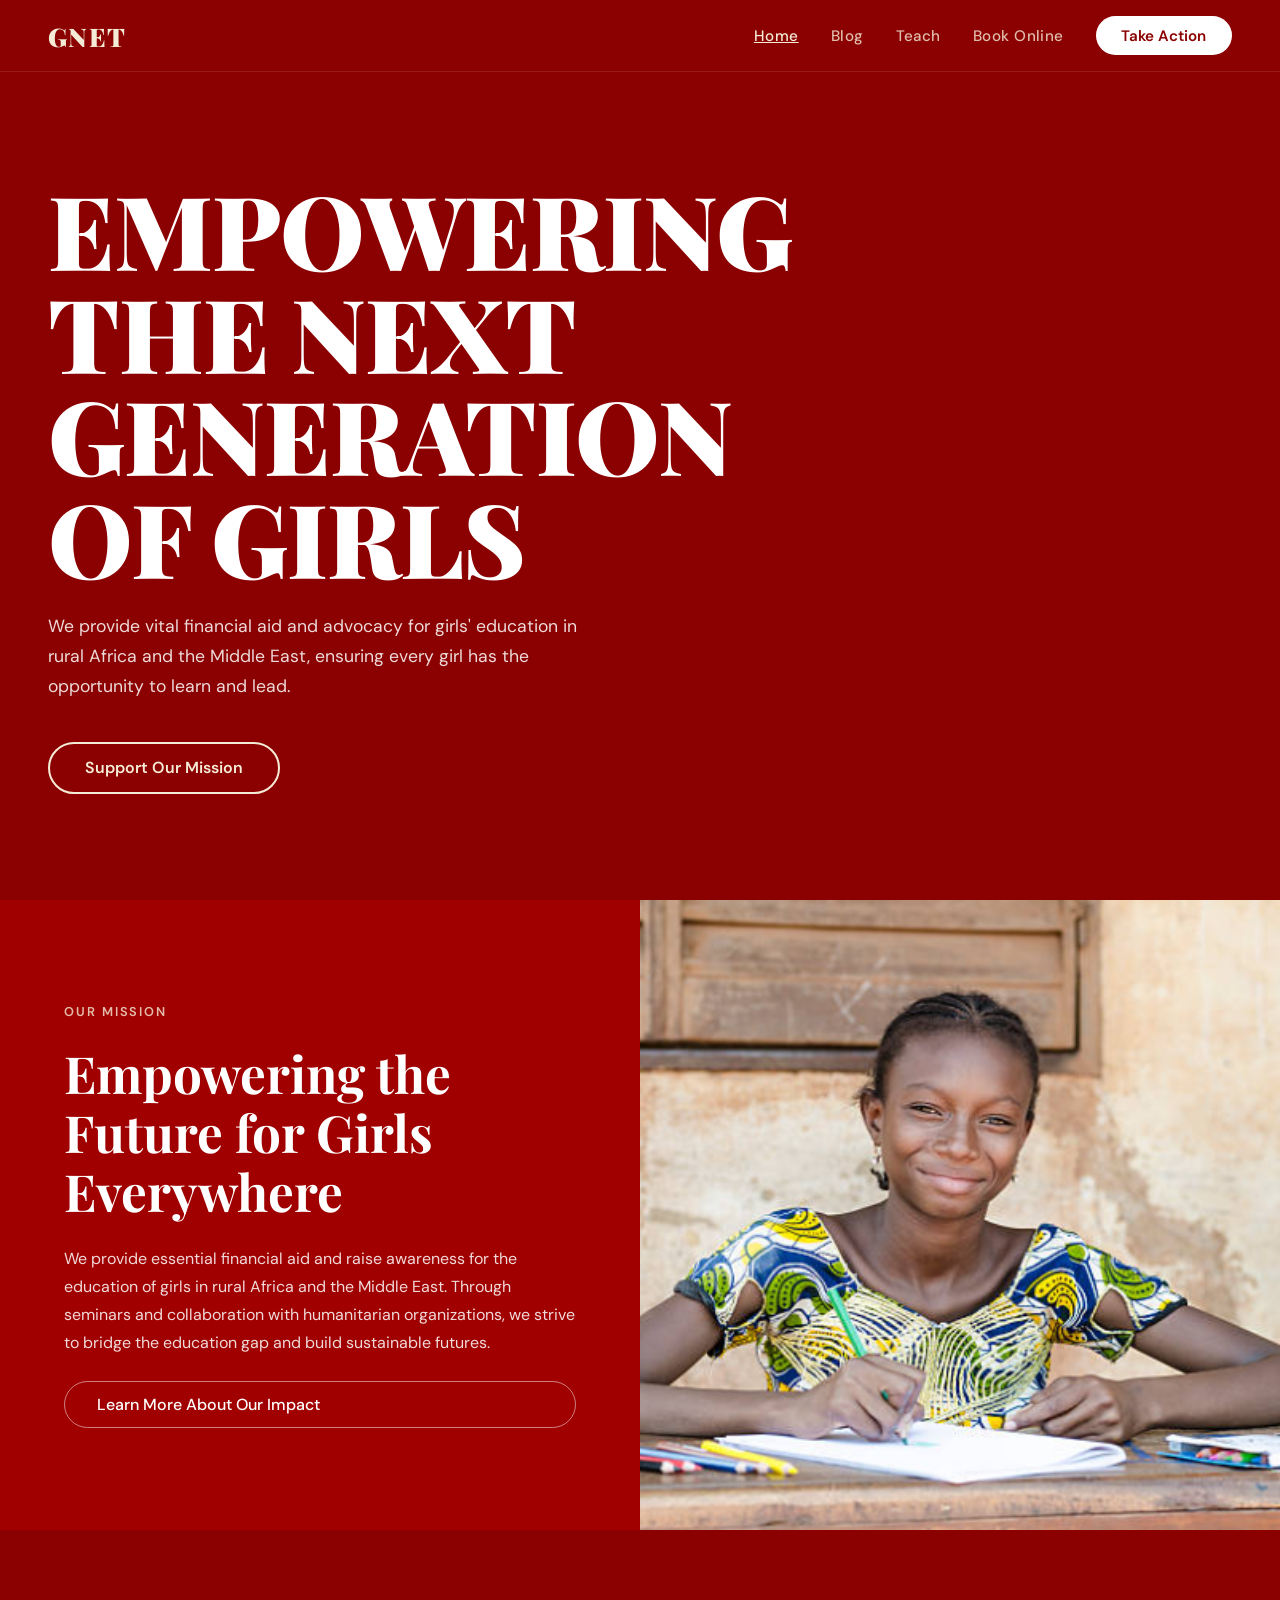
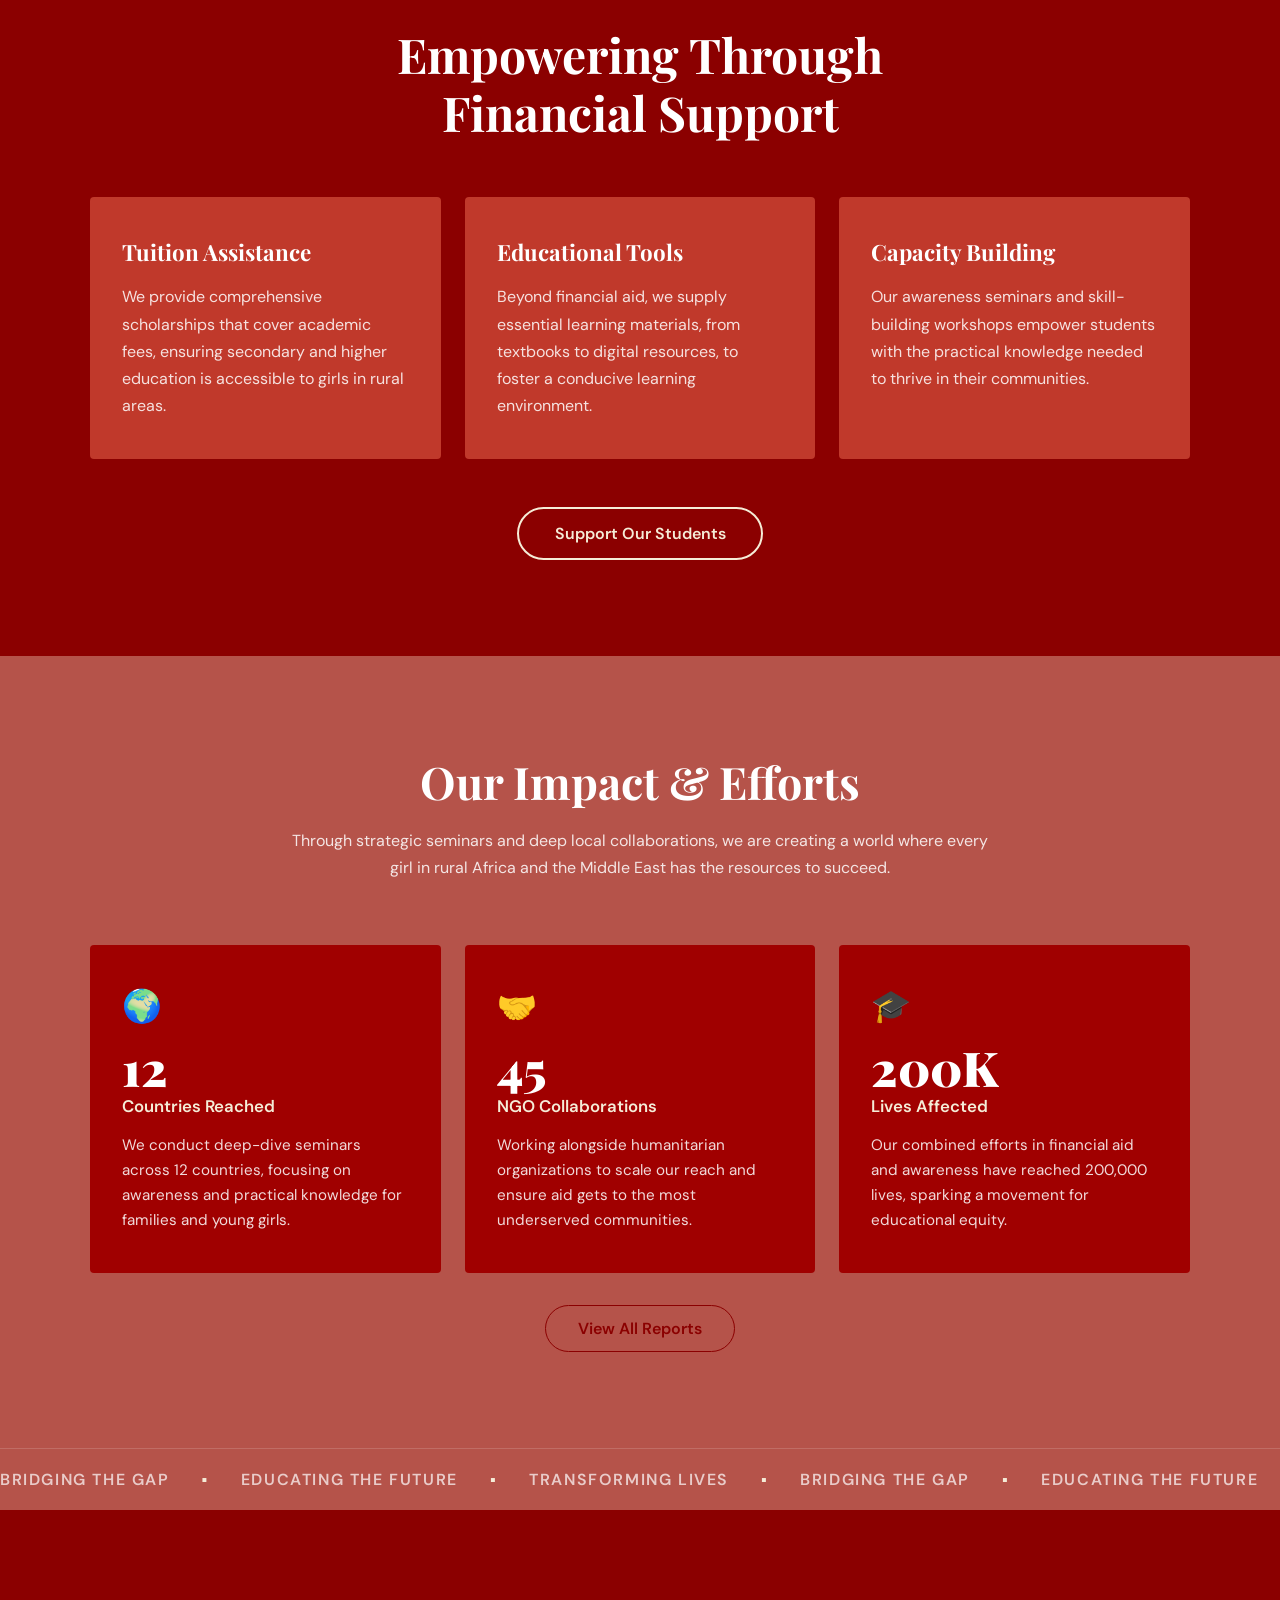
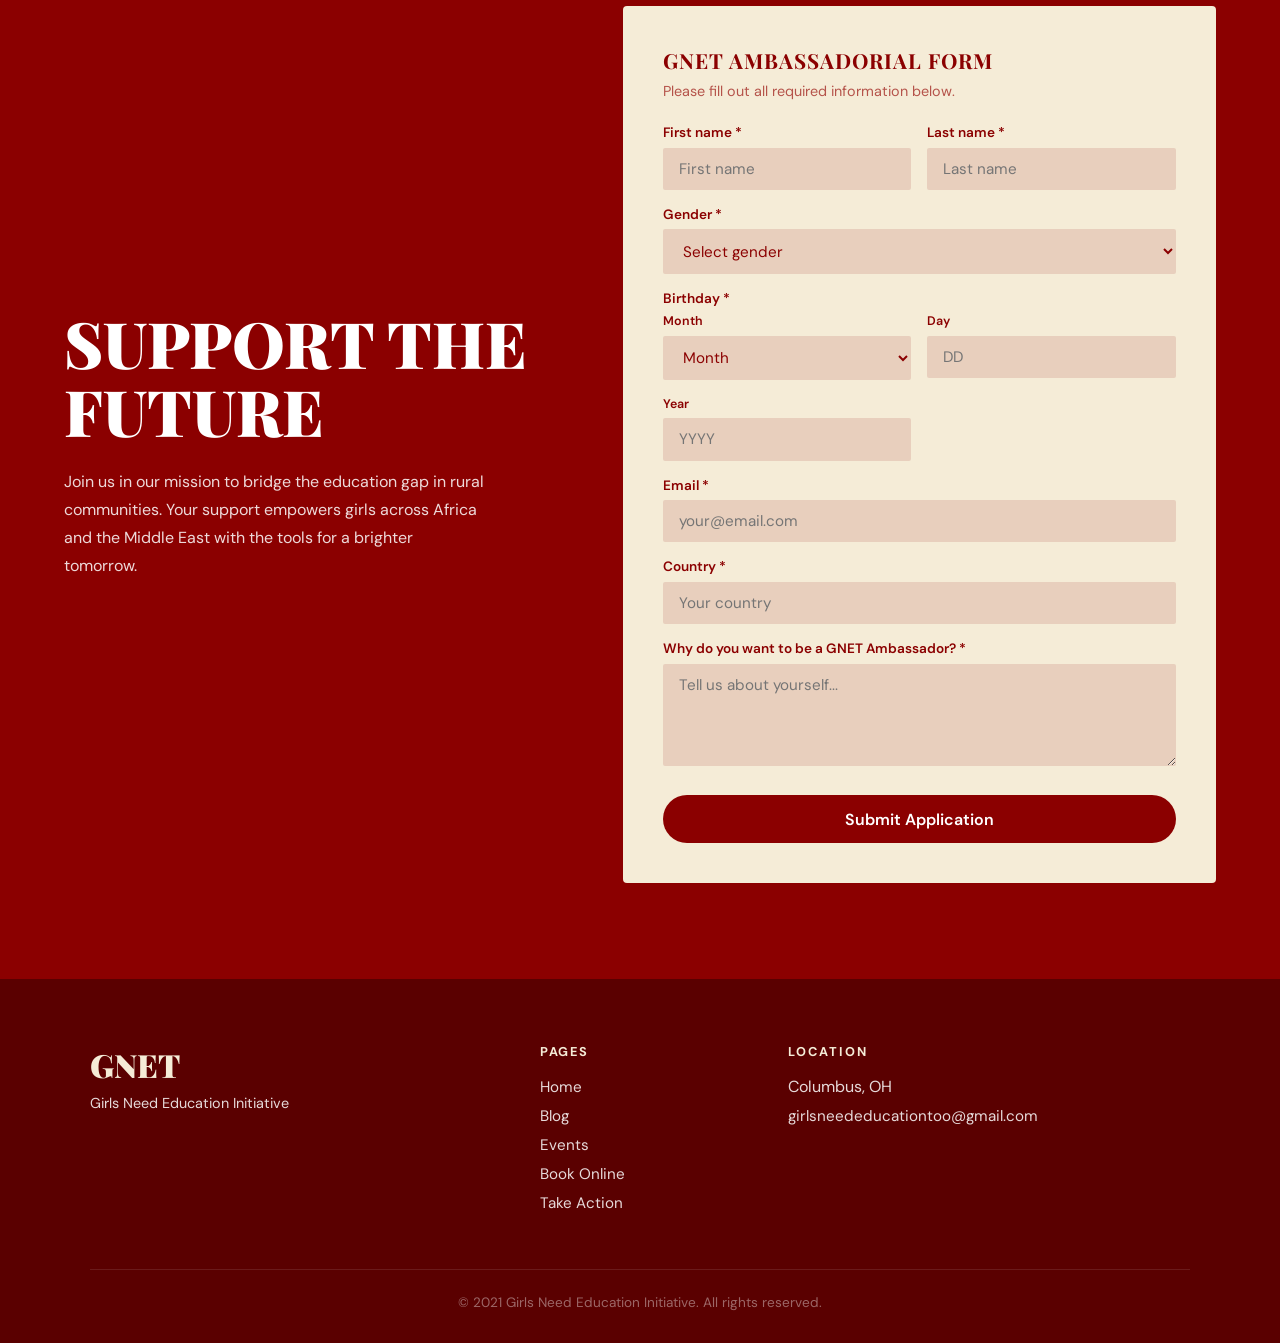
<file: index.html>
<!DOCTYPE html>
<html lang="en">
<head>
<link rel="icon" type="image/png" sizes="16x16" href="/favicon-16x16.png">
<link rel="icon" type="image/png" sizes="32x32" href="/favicon-32x32.png">
<link rel="shortcut icon" type="image/x-icon" href="/favicon.ico">

  <meta charset="UTF-8" />
  <meta name="viewport" content="width=device-width, initial-scale=1.0" />
  <link rel="icon" type="image/x-icon" href="/favicon.ico">
<link rel="shortcut icon" type="image/x-icon" href="/favicon.ico">
  <link rel="icon" type="image/png" sizes="16x16" href="/favicon-16x16.png">
  <title>Girls Need Education — GNET Initiative</title>
  <link rel="stylesheet" href="style.css" />
  <link rel="preconnect" href="https://fonts.googleapis.com" />
  <link rel="preconnect" href="https://fonts.gstatic.com" crossorigin />
  <link href="https://fonts.googleapis.com/css2?family=Playfair+Display:wght@700;900&family=DM+Sans:wght@400;500;600&display=swap" rel="stylesheet" />
</head>
<body>

  <!-- NAV -->
  <nav class="navbar">
    <div class="nav-logo">GNET</div>
    <ul class="nav-links">
      <li><a href="index.html" class="active">Home</a></li>
      <li><a href="blog.html">Blog</a></li>
      <li><a href="teach.html">Teach</a></li>
      <li><a href="book-online.html">Book Online</a></li>
    </ul>
    <a href="take-action.html" class="btn-action">Take Action</a>
    <button class="nav-toggle" aria-label="Toggle menu">&#9776;</button>
  </nav>

  <!-- HERO -->
  <section class="hero">
    <div class="hero-content">
      <h1 class="hero-title">Empowering<br>the Next<br>Generation<br>of Girls</h1>
      <p class="hero-sub">We provide vital financial aid and advocacy for girls' education in rural Africa and the Middle East, ensuring every girl has the opportunity to learn and lead.</p>
      <a href="take-action.html" class="btn-primary">Support Our Mission</a>
    </div>
    <div class="hero-overlay"></div>
  </section>

  <!-- MISSION SPLIT -->
  <section class="mission">
    <div class="mission-text">
      <span class="label">Our Mission</span>
      <h2>Empowering the Future for Girls Everywhere</h2>
      <p>We provide essential financial aid and raise awareness for the education of girls in rural Africa and the Middle East. Through seminars and collaboration with humanitarian organizations, we strive to bridge the education gap and build sustainable futures.</p>
      <a href="blog.html" class="btn-outline">Learn More About Our Impact</a>
    </div>
    <div class="mission-image">
      <img src="school-girls.png" alt="Girl studying in Africa" />
    </div>
  </section>

  <!-- FINANCIAL SUPPORT -->
  <section class="financial">
    <h2 class="section-title">Empowering Through<br>Financial Support</h2>
    <div class="cards-grid">
      <div class="card">
        <h3>Tuition Assistance</h3>
        <p>We provide comprehensive scholarships that cover academic fees, ensuring secondary and higher education is accessible to girls in rural areas.</p>
      </div>
      <div class="card">
        <h3>Educational Tools</h3>
        <p>Beyond financial aid, we supply essential learning materials, from textbooks to digital resources, to foster a conducive learning environment.</p>
      </div>
      <div class="card">
        <h3>Capacity Building</h3>
        <p>Our awareness seminars and skill-building workshops empower students with the practical knowledge needed to thrive in their communities.</p>
      </div>
    </div>
    <div class="center-btn">
      <a href="https://gofund.me/31681e56e" class="btn-primary">Support Our Students</a>
    </div>
  </section>

  <!-- IMPACT STATS -->
  <section class="impact">
    <div class="impact-header">
      <h2>Our Impact &amp; Efforts</h2>
      <p>Through strategic seminars and deep local collaborations, we are creating a world where every girl in rural Africa and the Middle East has the resources to succeed.</p>
    </div>
    <div class="stats-grid">
      <div class="stat-card">
        <div class="stat-icon">🌍</div>
        <div class="stat-number">12</div>
        <div class="stat-label">Countries Reached</div>
        <p>We conduct deep-dive seminars across 12 countries, focusing on awareness and practical knowledge for families and young girls.</p>
      </div>
      <div class="stat-card">
        <div class="stat-icon">🤝</div>
        <div class="stat-number">45</div>
        <div class="stat-label">NGO Collaborations</div>
        <p>Working alongside humanitarian organizations to scale our reach and ensure aid gets to the most underserved communities.</p>
      </div>
      <div class="stat-card">
        <div class="stat-icon">🎓</div>
        <div class="stat-number">200K</div>
        <div class="stat-label">Lives Affected</div>
        <p>Our combined efforts in financial aid and awareness have reached 200,000 lives, sparking a movement for educational equity.</p>
      </div>
    </div>
    <a href="#" class="btn-outline-light">View All Reports</a>
  </section>

  <!-- MARQUEE -->
  <div class="marquee-wrap">
    <div class="marquee-track">
      <span>Bridging the Gap</span>
      <span class="dot">▪</span>
      <span>Educating the Future</span>
      <span class="dot">▪</span>
      <span>Transforming Lives</span>
      <span class="dot">▪</span>
      <span>Bridging the Gap</span>
      <span class="dot">▪</span>
      <span>Educating the Future</span>
      <span class="dot">▪</span>
      <span>Transforming Lives</span>
      <span class="dot">▪</span>
      <span>Bridging the Gap</span>
      <span class="dot">▪</span>
      <span>Educating the Future</span>
      <span class="dot">▪</span>
      <span>Transforming Lives</span>
      <span class="dot">▪</span>
    </div>
  </div>
  <section class="action-section" style="min-height:90vh; align-items:center;">
    <div class="action-text">
      <h2>SUPPORT THE<br>FUTURE</h2>
      <p>Join us in our mission to bridge the education gap in rural communities. Your support empowers girls across Africa and the Middle East with the tools for a brighter tomorrow.</p>
    </div>
   <div class="action-form"><form action="https://formspree.io/f/mgodwrkd" method="POST">
      <h3>GNET Ambassadorial Form</h3>
      <p class="form-sub">Please fill out all required information below.</p>
      <div class="form-row">
        <div class="form-group">
          <label>First name *</label>
          <input type="text" name="first_name" placeholder="First name" required />
        </div>
        <div class="form-group">
          <label>Last name *</label>
          <input type="text" name="last_name" placeholder="Last name" required />
        </div>
      </div>
      <div class="form-group">
        <label>Gender *</label>
        <select>
          <option value="">Select gender</option>
          <option>Female</option>
          <option>Male</option>
          <option>Non-binary</option>
          <option>Prefer not to say</option>
        </select>
      </div>
      <div class="form-group">
        <label>Birthday *</label>
        <div class="form-row">
          <div class="form-group" style="margin-bottom:0">
            <label style="font-size:0.78rem;">Month</label>
            <select>
              <option value="">Month</option>
              <option>January</option><option>February</option><option>March</option>
              <option>April</option><option>May</option><option>June</option>
              <option>July</option><option>August</option><option>September</option>
              <option>October</option><option>November</option><option>December</option>
            </select>
          </div>
          <div class="form-group" style="margin-bottom:0">
            <label style="font-size:0.78rem;">Day</label>
            <input type="number" placeholder="DD" min="1" max="31" />
          </div>
          <div class="form-group" style="margin-bottom:0">
            <label style="font-size:0.78rem;">Year</label>
            <input type="number" placeholder="YYYY" min="1900" max="2025" />
          </div>
        </div>
      </div>
      <div class="form-group">
        <label>Email *</label>
        <input type="email" name="email" placeholder="your@email.com" required />
      </div>
      <div class="form-group">
        <label>Country *</label>
        <input type="text" name="country" placeholder="Your country" required />
      </div>
      <div class="form-group">
        <label>Why do you want to be a GNET Ambassador? *</label>
        <textarea rows="4" name="message" placeholder="Tell us about yourself..." style="width:100%;padding:0.7rem 1rem;border:none;border-radius:2px;background:rgba(139,0,0,0.12);color:#8B0000;font-family:'DM Sans',sans-serif;font-size:0.95rem;outline:none;resize:vertical;"></textarea>
      </div>
      <button type="submit" class="btn-submit">Submit Application</button></form>
    </div>
  </section>

  <!-- FOOTER -->
  <footer class="footer">
    <div class="footer-inner">
      <div class="footer-brand">
        <div class="footer-logo">GNET</div>
        <p>Girls Need Education Initiative</p>
      </div>
      <div class="footer-links">
        <h4>Pages</h4>
        <ul>
          <li><a href="index.html">Home</a></li>
          <li><a href="blog.html">Blog</a></li>
          <li><a href="events.html">Events</a></li>
          <li><a href="book-online.html">Book Online</a></li>
          <li><a href="take-action.html">Take Action</a></li>
        </ul>
      </div>
      <div class="footer-contact">
        <h4>Location</h4>
        <p>Columbus, OH</p>
        <a href="mailto:girlsneededucationtoo@gmail.com">girlsneededucationtoo@gmail.com</a>
      </div>
    </div>
    <div class="footer-bottom">
      <p>&copy; 2021 Girls Need Education Initiative. All rights reserved.</p>
    </div>
  </footer>

  <script src="main.js"></script>
</body>
</html>
</file>
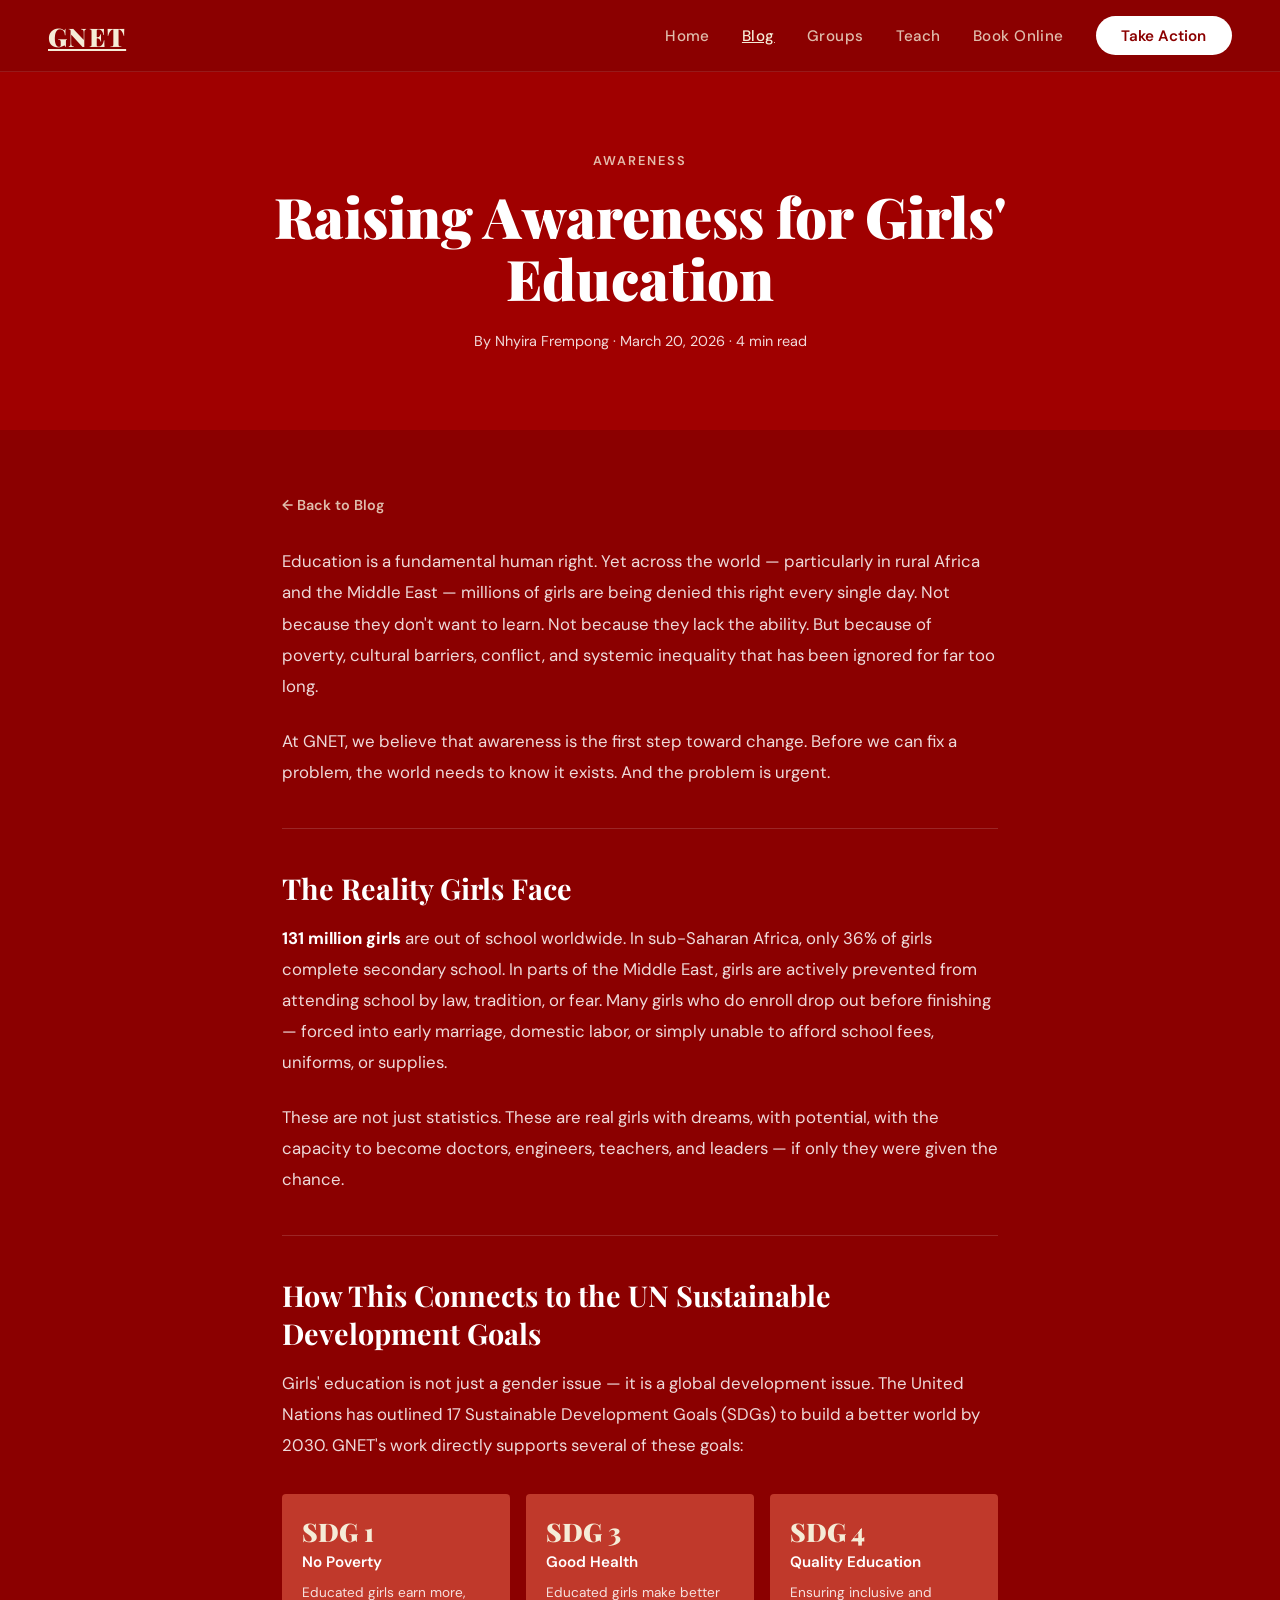
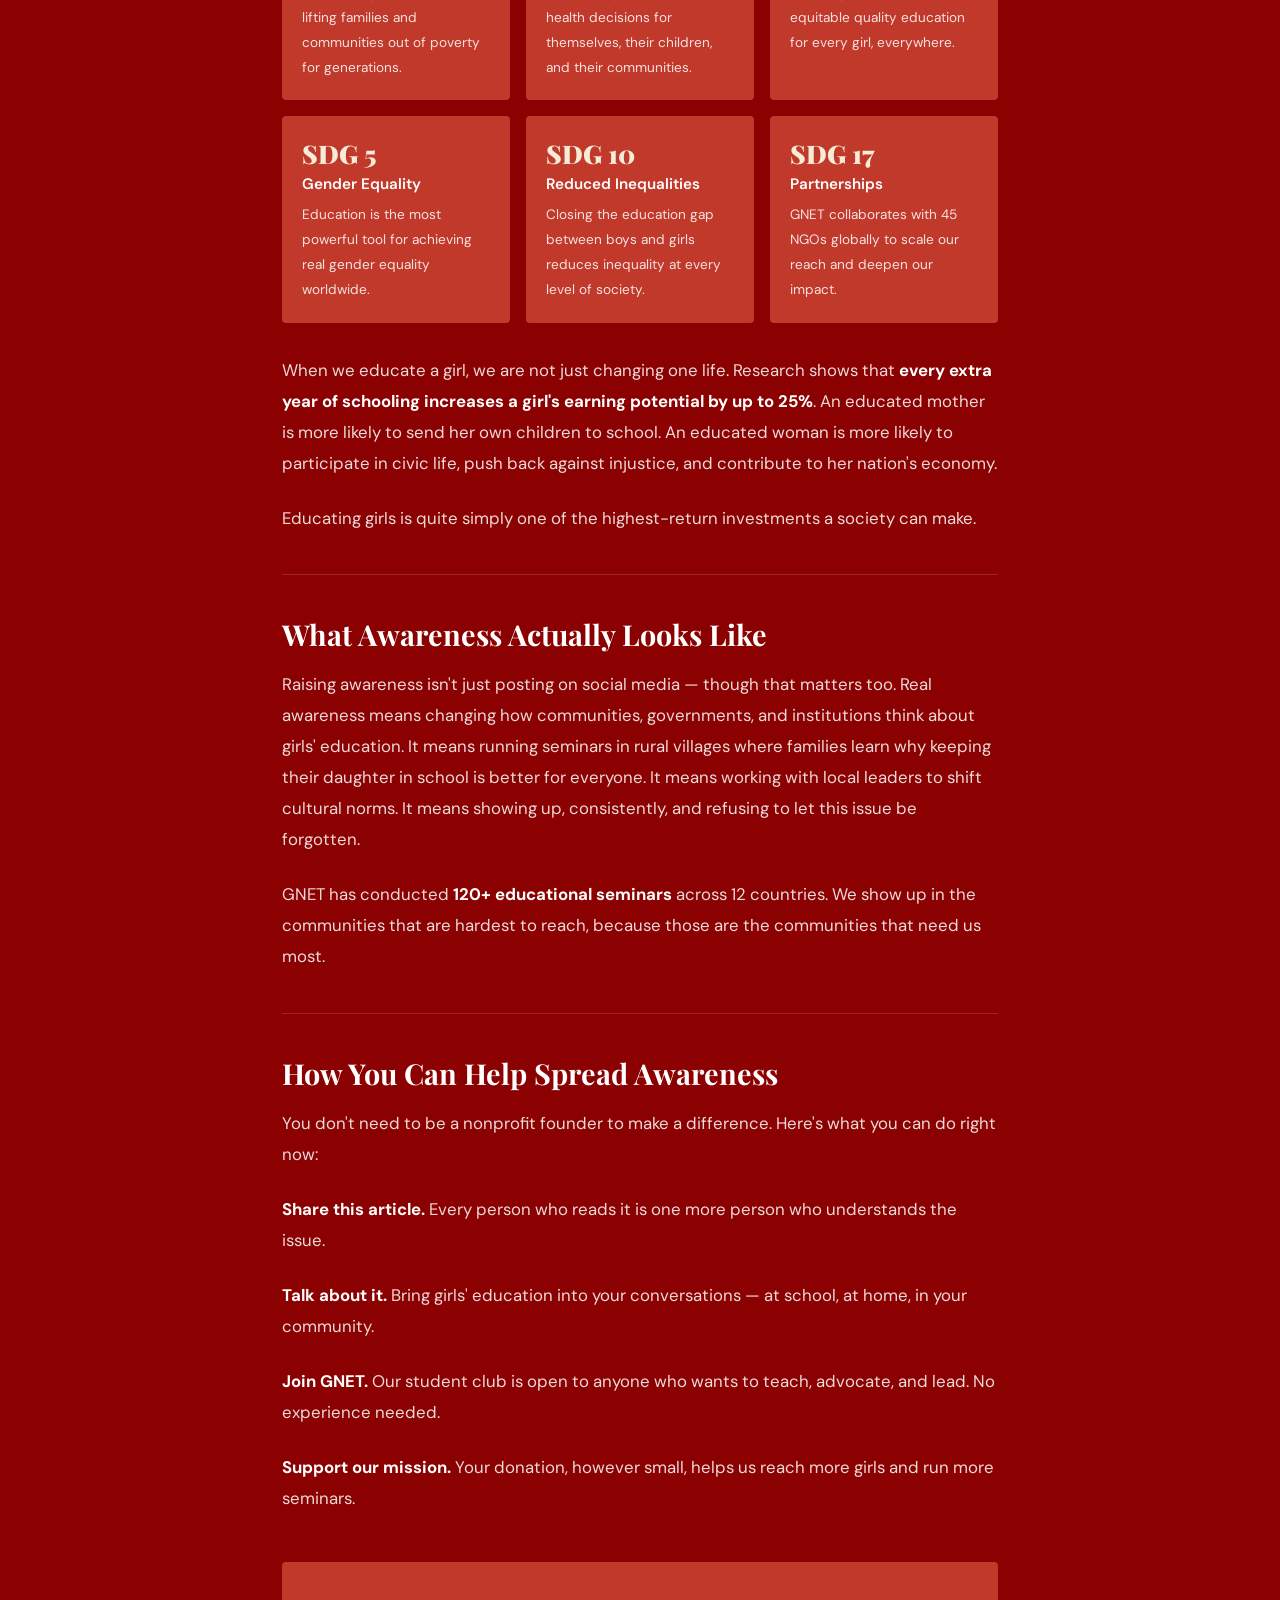
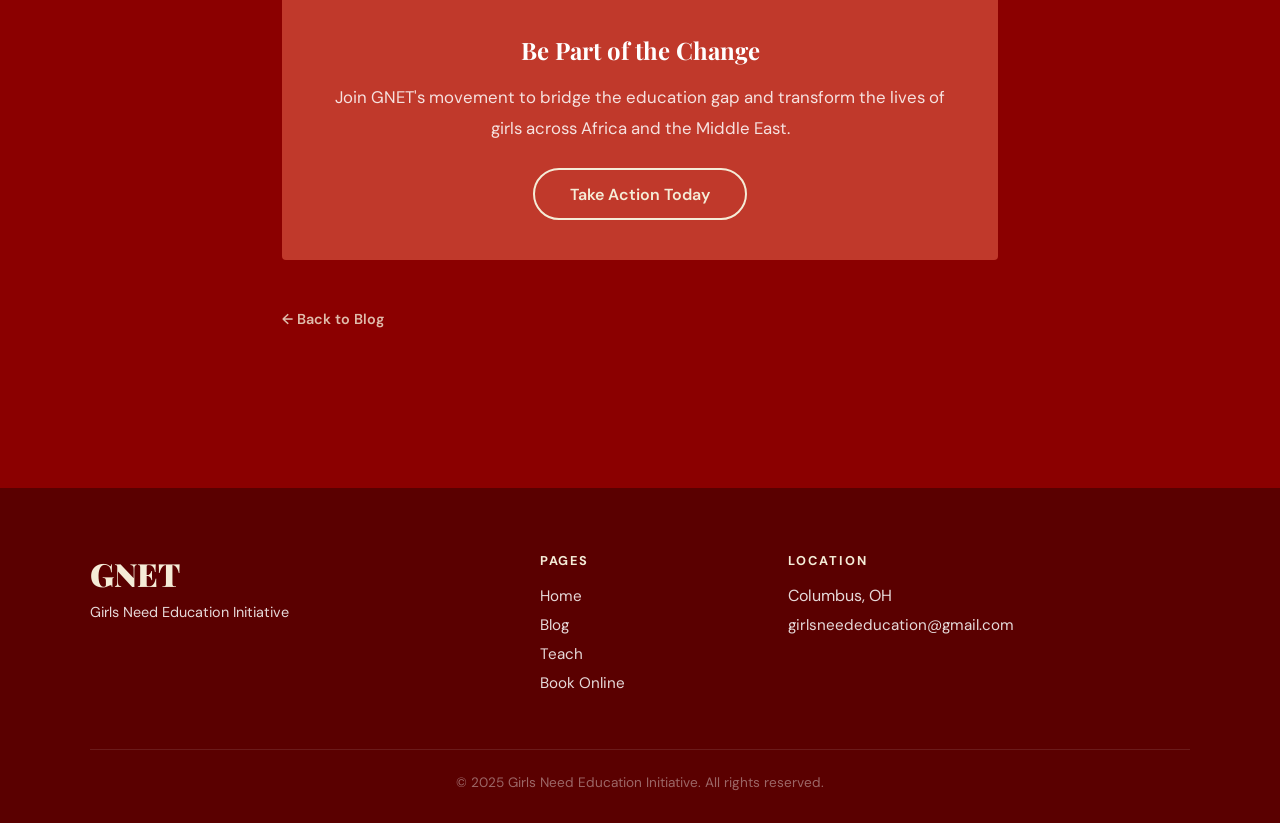
<file: blog-post-1.html>
<!DOCTYPE html>
<html lang="en">
<head>
  <meta charset="UTF-8" />
  <meta name="viewport" content="width=device-width, initial-scale=1.0" />
    <link rel="icon" type="image/x-icon" href="favicon.ico"> 
  <link rel="shortcut icon" type="image/x-icon" href="favicon.ico">
  <title>Raising Awareness for Girls' Education — GNET</title>
  <link rel="stylesheet" href="style.css" />
  <link href="https://fonts.googleapis.com/css2?family=Playfair+Display:wght@700;900&family=DM+Sans:wght@400;500;600&display=swap" rel="stylesheet" />
  <style>
    .blog-post-hero {
      background: var(--red-mid);
      padding: 5rem 3rem 3rem;
      text-align: center;
    }
    .blog-post-hero .label { display: block; margin-bottom: 1rem; }
    .blog-post-hero h1 {
      font-family: var(--font-display);
      font-size: clamp(2rem, 5vw, 3.5rem);
      font-weight: 900;
      line-height: 1.1;
      max-width: 800px;
      margin: 0 auto 1.5rem;
    }
    .blog-post-hero .meta {
      color: var(--text-light);
      font-size: 0.9rem;
      margin-bottom: 2rem;
    }
    .blog-body {
      max-width: 780px;
      margin: 0 auto;
      padding: 4rem 2rem;
    }
    .blog-body h2 {
      font-family: var(--font-display);
      font-size: 1.8rem;
      font-weight: 700;
      margin: 2.5rem 0 1rem;
    }
    .blog-body h3 {
      font-family: var(--font-display);
      font-size: 1.3rem;
      font-weight: 700;
      margin: 2rem 0 0.75rem;
      color: var(--cream);
    }
    .blog-body p {
      color: var(--text-light);
      line-height: 1.85;
      font-size: 1.05rem;
      margin-bottom: 1.5rem;
    }
    .blog-body strong { color: var(--white); }
    .sdg-grid {
      display: grid;
      grid-template-columns: repeat(auto-fill, minmax(200px, 1fr));
      gap: 1rem;
      margin: 2rem 0;
    }
    .sdg-card {
      background: var(--red-light);
      border-radius: 4px;
      padding: 1.25rem;
    }
    .sdg-card .sdg-num {
      font-family: var(--font-display);
      font-size: 1.6rem;
      font-weight: 900;
      color: var(--cream);
      margin-bottom: 0.25rem;
    }
    .sdg-card h4 { font-size: 0.95rem; font-weight: 600; margin-bottom: 0.5rem; }
    .sdg-card p { font-size: 0.85rem; color: var(--text-light); margin-bottom: 0; }
    .blog-divider {
      border: none;
      border-top: 1px solid rgba(255,255,255,0.15);
      margin: 2.5rem 0;
    }
    .cta-box {
      background: var(--red-light);
      border-radius: 4px;
      padding: 2.5rem;
      text-align: center;
      margin: 3rem 0;
    }
    .cta-box h3 { font-family: var(--font-display); font-size: 1.5rem; margin-bottom: 1rem; color: var(--white); }
    .cta-box p { color: var(--text-light); margin-bottom: 1.5rem; }
    .back-link {
      display: inline-flex;
      align-items: center;
      gap: 0.5rem;
      color: var(--cream);
      text-decoration: none;
      font-weight: 600;
      font-size: 0.9rem;
      margin-bottom: 2rem;
      opacity: 0.8;
      transition: opacity 0.2s;
    }
    .back-link:hover { opacity: 1; }
    @media (max-width: 600px) {
      .blog-post-hero, .blog-body { padding: 3rem 1.5rem; }
    }
  </style>
</head>
<body>

  <nav class="navbar">
   <a href="index.html" class="nav-logo">GNET</a>
    <ul class="nav-links">
      <li><a href="index.html">Home</a></li>
      <li><a href="blog.html" class="active">Blog</a></li>
      <li><a href="groups.html">Groups</a></li>
      <li><a href="teach.html">Teach</a></li>
      <li><a href="book-online.html">Book Online</a></li>
    </ul>
    <a href="take-action.html" class="btn-action">Take Action</a>
    <button class="nav-toggle">&#9776;</button>
  </nav>

  <section class="blog-post-hero">
    <span class="label">Awareness</span>
    <h1>Raising Awareness for Girls' Education</h1>
    <div class="meta">By Nhyira Frempong · March 20, 2026 · 4 min read</div>
  </section>

  <div class="blog-body">
    <a href="blog.html" class="back-link">← Back to Blog</a>

    <p>Education is a fundamental human right. Yet across the world — particularly in rural Africa and the Middle East — millions of girls are being denied this right every single day. Not because they don't want to learn. Not because they lack the ability. But because of poverty, cultural barriers, conflict, and systemic inequality that has been ignored for far too long.</p>

    <p>At GNET, we believe that awareness is the first step toward change. Before we can fix a problem, the world needs to know it exists. And the problem is urgent.</p>

    <hr class="blog-divider" />

    <h2>The Reality Girls Face</h2>

    <p><strong>131 million girls</strong> are out of school worldwide. In sub-Saharan Africa, only 36% of girls complete secondary school. In parts of the Middle East, girls are actively prevented from attending school by law, tradition, or fear. Many girls who do enroll drop out before finishing — forced into early marriage, domestic labor, or simply unable to afford school fees, uniforms, or supplies.</p>

    <p>These are not just statistics. These are real girls with dreams, with potential, with the capacity to become doctors, engineers, teachers, and leaders — if only they were given the chance.</p>

    <hr class="blog-divider" />

    <h2>How This Connects to the UN Sustainable Development Goals</h2>

    <p>Girls' education is not just a gender issue — it is a global development issue. The United Nations has outlined 17 Sustainable Development Goals (SDGs) to build a better world by 2030. GNET's work directly supports several of these goals:</p>

    <div class="sdg-grid">
      <div class="sdg-card">
        <div class="sdg-num">SDG 1</div>
        <h4>No Poverty</h4>
        <p>Educated girls earn more, lifting families and communities out of poverty for generations.</p>
      </div>
      <div class="sdg-card">
        <div class="sdg-num">SDG 3</div>
        <h4>Good Health</h4>
        <p>Educated girls make better health decisions for themselves, their children, and their communities.</p>
      </div>
      <div class="sdg-card">
        <div class="sdg-num">SDG 4</div>
        <h4>Quality Education</h4>
        <p>Ensuring inclusive and equitable quality education for every girl, everywhere.</p>
      </div>
      <div class="sdg-card">
        <div class="sdg-num">SDG 5</div>
        <h4>Gender Equality</h4>
        <p>Education is the most powerful tool for achieving real gender equality worldwide.</p>
      </div>
      <div class="sdg-card">
        <div class="sdg-num">SDG 10</div>
        <h4>Reduced Inequalities</h4>
        <p>Closing the education gap between boys and girls reduces inequality at every level of society.</p>
      </div>
      <div class="sdg-card">
        <div class="sdg-num">SDG 17</div>
        <h4>Partnerships</h4>
        <p>GNET collaborates with 45 NGOs globally to scale our reach and deepen our impact.</p>
      </div>
    </div>

    <p>When we educate a girl, we are not just changing one life. Research shows that <strong>every extra year of schooling increases a girl's earning potential by up to 25%</strong>. An educated mother is more likely to send her own children to school. An educated woman is more likely to participate in civic life, push back against injustice, and contribute to her nation's economy.</p>

    <p>Educating girls is quite simply one of the highest-return investments a society can make.</p>

    <hr class="blog-divider" />

    <h2>What Awareness Actually Looks Like</h2>

    <p>Raising awareness isn't just posting on social media — though that matters too. Real awareness means changing how communities, governments, and institutions think about girls' education. It means running seminars in rural villages where families learn why keeping their daughter in school is better for everyone. It means working with local leaders to shift cultural norms. It means showing up, consistently, and refusing to let this issue be forgotten.</p>

    <p>GNET has conducted <strong>120+ educational seminars</strong> across 12 countries. We show up in the communities that are hardest to reach, because those are the communities that need us most.</p>

    <hr class="blog-divider" />

    <h2>How You Can Help Spread Awareness</h2>

    <p>You don't need to be a nonprofit founder to make a difference. Here's what you can do right now:</p>

    <p><strong>Share this article.</strong> Every person who reads it is one more person who understands the issue.</p>
    <p><strong>Talk about it.</strong> Bring girls' education into your conversations — at school, at home, in your community.</p>
    <p><strong>Join GNET.</strong> Our student club is open to anyone who wants to teach, advocate, and lead. No experience needed.</p>
    <p><strong>Support our mission.</strong> Your donation, however small, helps us reach more girls and run more seminars.</p>

    <div class="cta-box">
      <h3>Be Part of the Change</h3>
      <p>Join GNET's movement to bridge the education gap and transform the lives of girls across Africa and the Middle East.</p>
      <a href="take-action.html" class="btn-primary">Take Action Today</a>
    </div>

    <a href="blog.html" class="back-link">← Back to Blog</a>
  </div>
<!-- Disqus Comments -->
<div style="max-width:780px; margin:0 auto; padding:0 2rem 4rem;">
  <div id="disqus_thread"></div>
  <script>
    var disqus_config = function () {
      this.page.url = window.location.href;
      this.page.identifier = window.location.pathname;
    };
    (function() {
      var d = document, s = d.createElement('script');
      s.src = 'https://gnet-initiative.disqus.com/embed.js';
      s.setAttribute('data-timestamp', +new Date());
      (d.head || d.body).appendChild(s);
    })();
  </script>
  <noscript>Please enable JavaScript to view the <a href="https://disqus.com/?ref_noscript">comments powered by Disqus.</a></noscript>
</div>
  <footer class="footer">
    <div class="footer-inner">
      <div class="footer-brand">
        <div class="footer-logo">GNET</div>
        <p>Girls Need Education Initiative</p>
      </div>
      <div class="footer-links">
        <h4>Pages</h4>
        <ul>
          <li><a href="index.html">Home</a></li>
          <li><a href="blog.html">Blog</a></li>
          <li><a href="teach.html">Teach</a></li>
          <li><a href="book-online.html">Book Online</a></li>
        </ul>
      </div>
      <div class="footer-contact">
        <h4>Location</h4>
        <p>Columbus, OH</p>
        <a href="mailto:girlsneededucation@gmail.com">girlsneededucation@gmail.com</a>
      </div>
    </div>
    <div class="footer-bottom">
      <p>&copy; 2025 Girls Need Education Initiative. All rights reserved.</p>
    </div>
</div> </footer>

  <script src="main.js"></script>
</body>
</html>
</file>
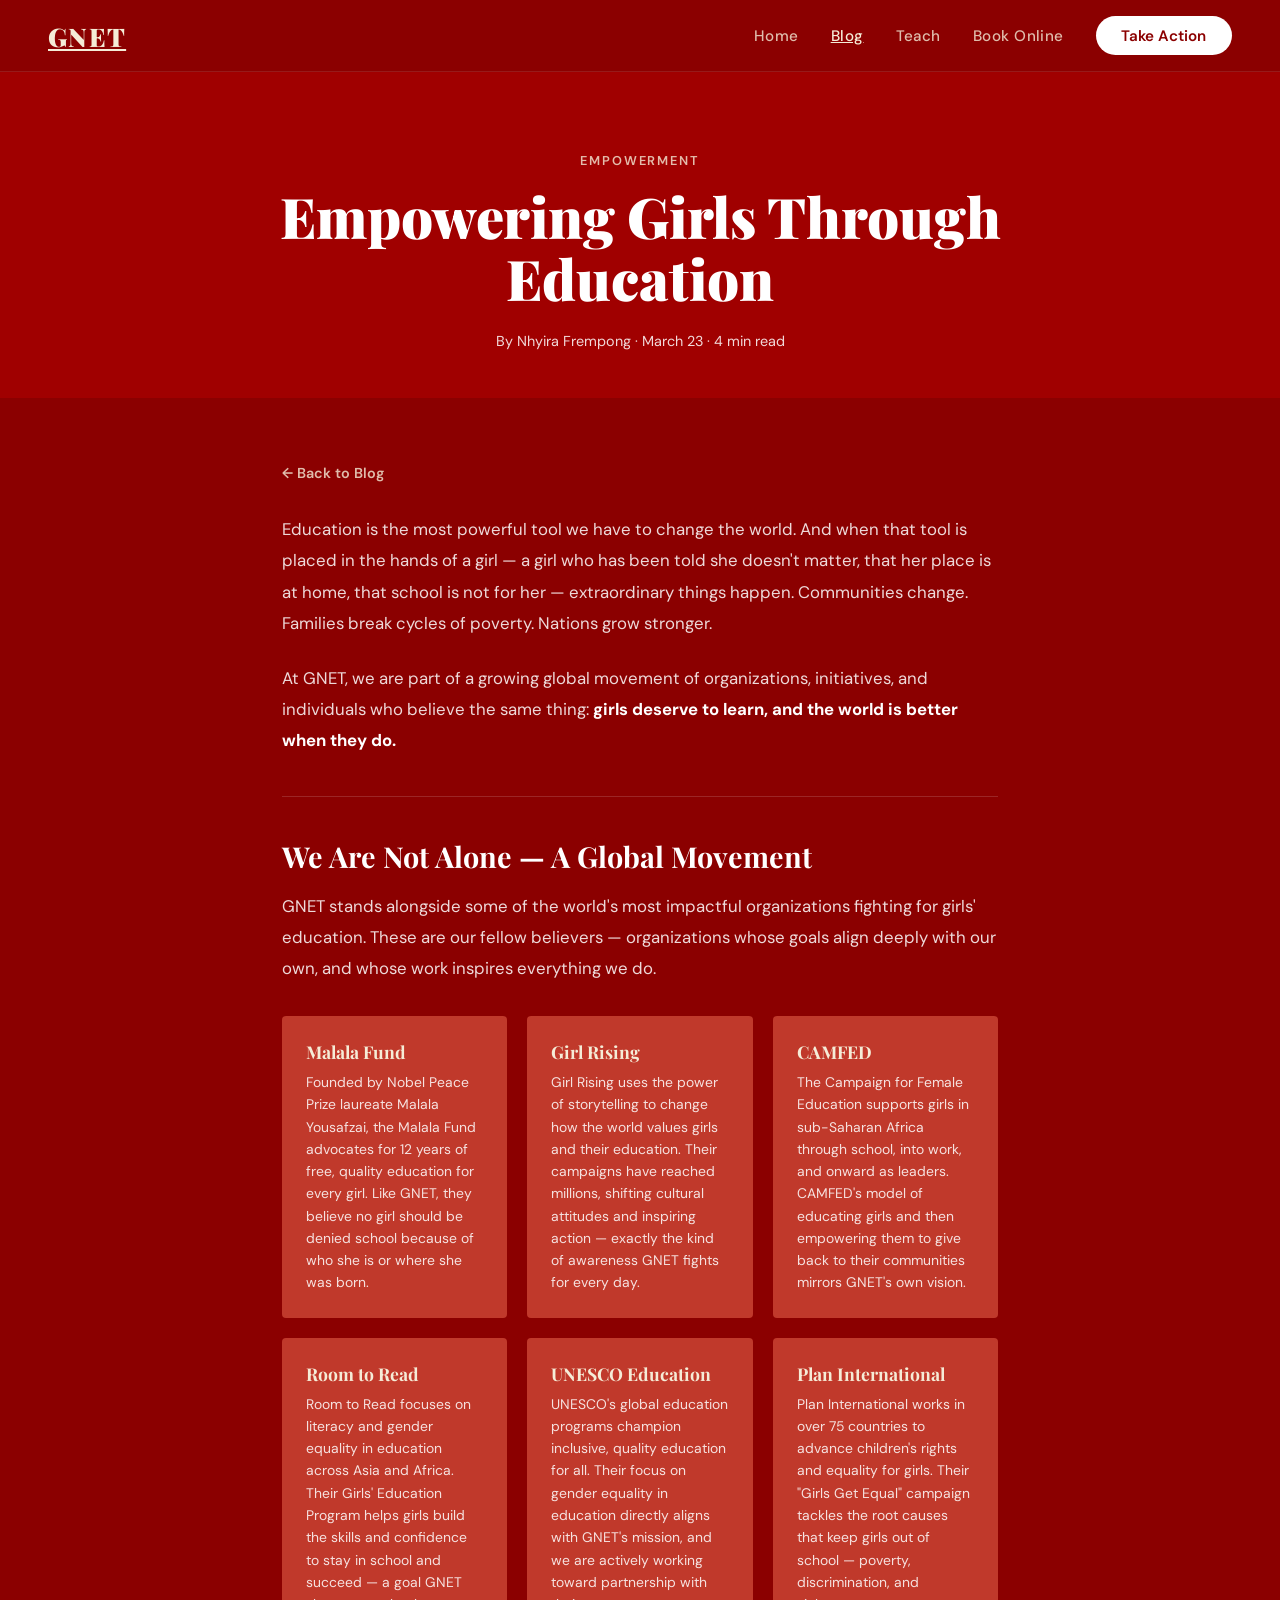
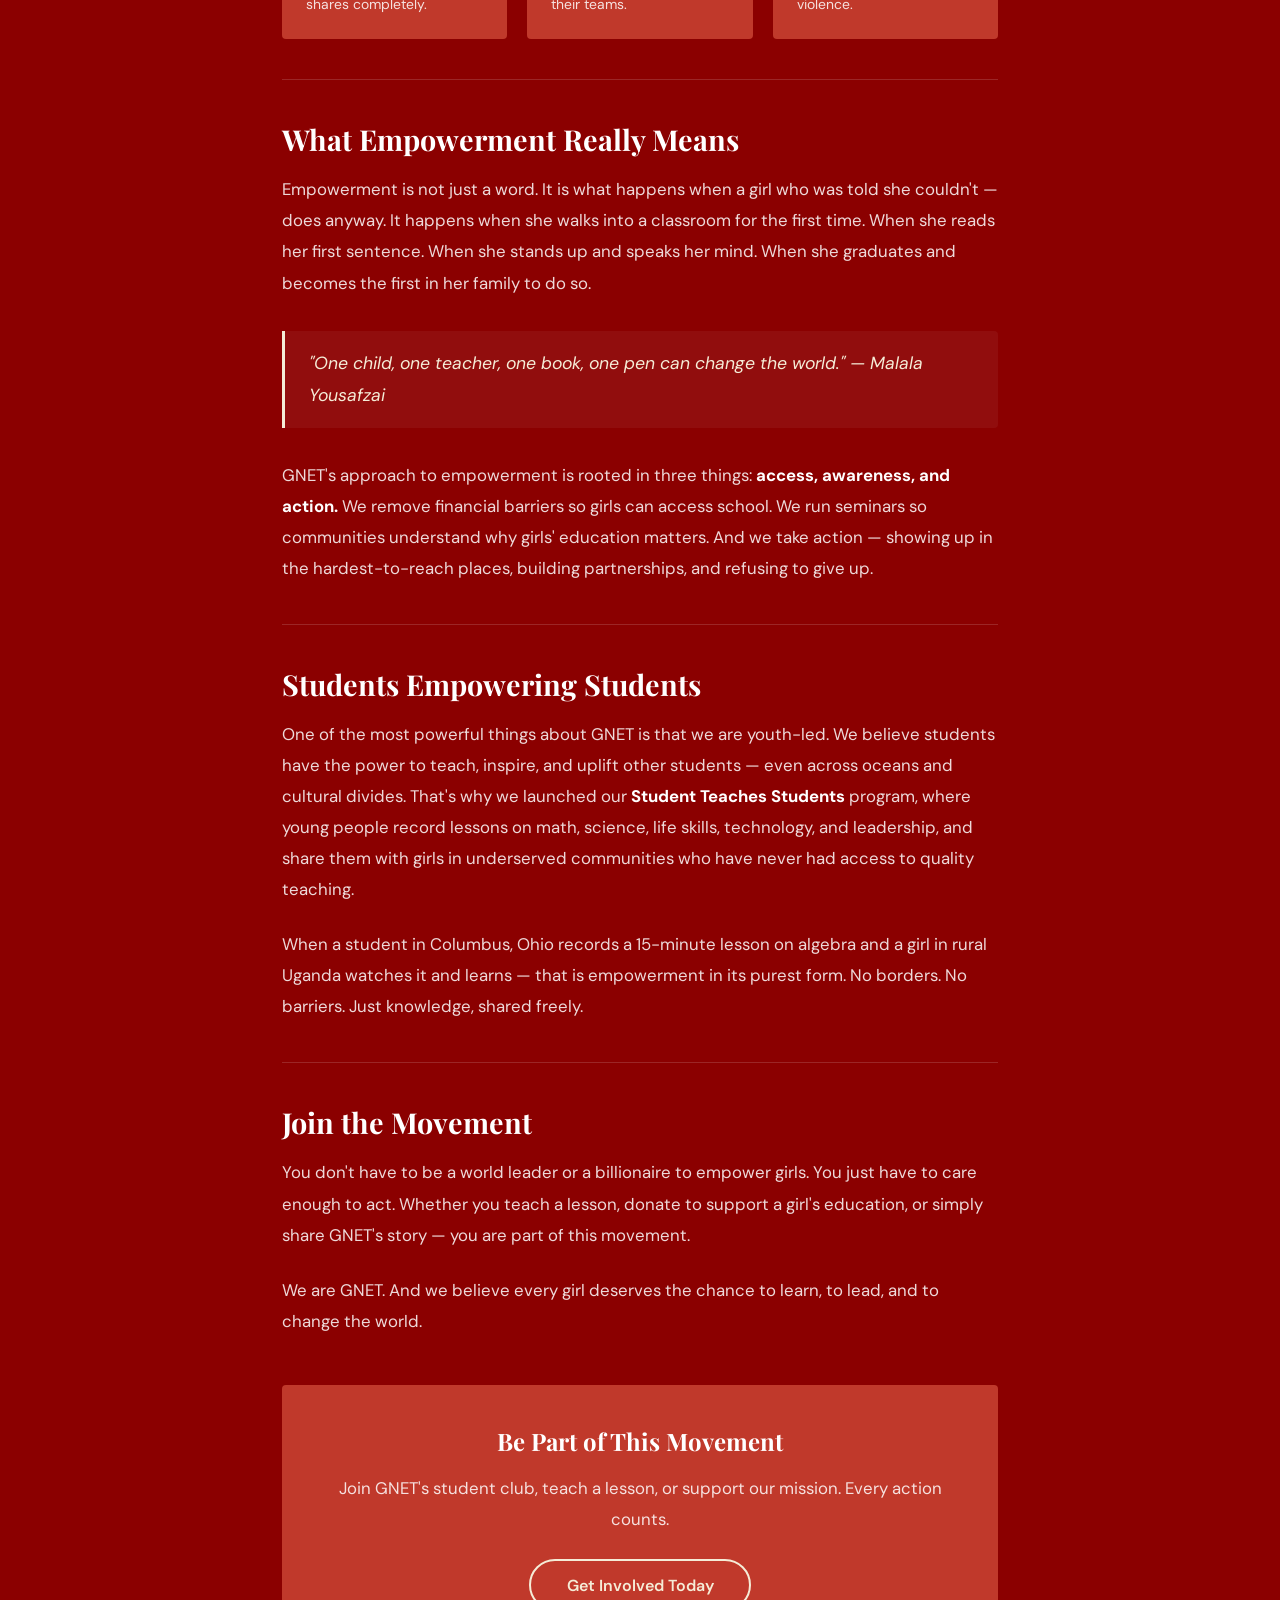
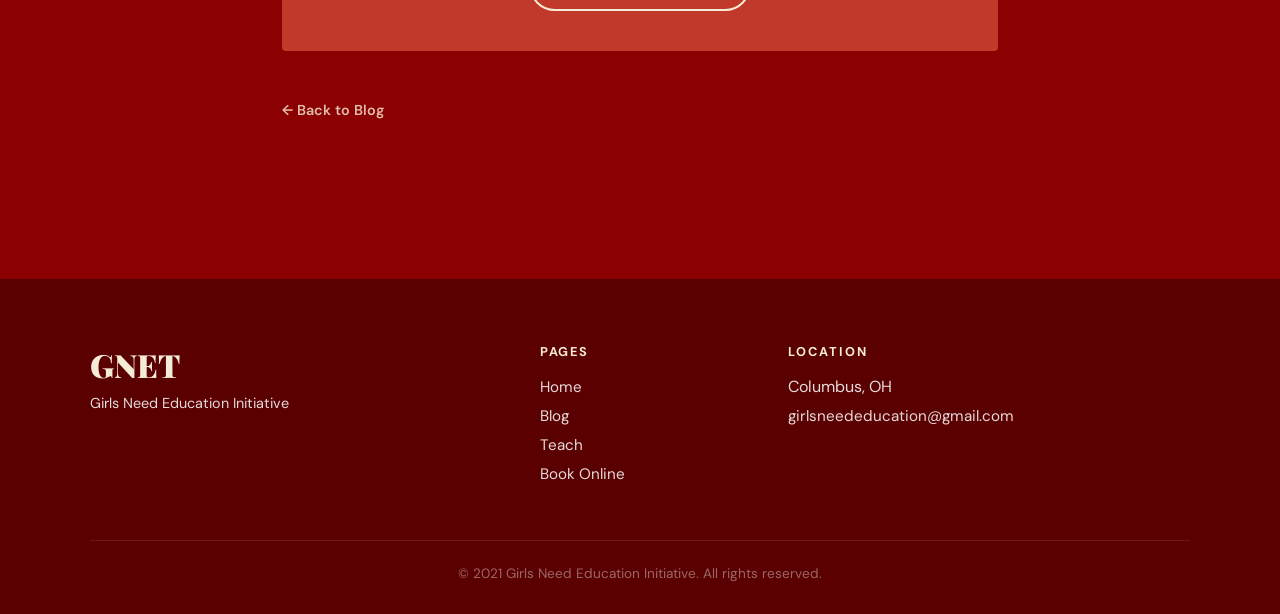
<file: blog-post-2.html>
<!DOCTYPE html>
<html lang="en">
<head>
  <meta charset="UTF-8" />
  <meta name="viewport" content="width=device-width, initial-scale=1.0" />
    <link rel="icon" type="image/x-icon" href="favicon.ico"> 
  <link rel="shortcut icon" type="image/x-icon" href="favicon.ico">
  <title>Empowering Girls Through Education — GNET</title>
  <link rel="stylesheet" href="style.css" />
  <link href="https://fonts.googleapis.com/css2?family=Playfair+Display:wght@700;900&family=DM+Sans:wght@400;500;600&display=swap" rel="stylesheet" />
  <style>
    .blog-post-hero {
      background: var(--red-mid);
      padding: 5rem 3rem 3rem;
      text-align: center;
    }
    .blog-post-hero .label { display: block; margin-bottom: 1rem; }
    .blog-post-hero h1 {
      font-family: var(--font-display);
      font-size: clamp(2rem, 5vw, 3.5rem);
      font-weight: 900;
      line-height: 1.1;
      max-width: 800px;
      margin: 0 auto 1.5rem;
    }
    .blog-post-hero .meta { color: var(--text-light); font-size: 0.9rem; }
    .blog-body {
      max-width: 780px;
      margin: 0 auto;
      padding: 4rem 2rem;
    }
    .blog-body h2 {
      font-family: var(--font-display);
      font-size: 1.8rem;
      font-weight: 700;
      margin: 2.5rem 0 1rem;
    }
    .blog-body p {
      color: var(--text-light);
      line-height: 1.85;
      font-size: 1.05rem;
      margin-bottom: 1.5rem;
    }
    .blog-body strong { color: var(--white); }
    .blog-divider {
      border: none;
      border-top: 1px solid rgba(255,255,255,0.15);
      margin: 2.5rem 0;
    }
    .org-grid {
      display: grid;
      grid-template-columns: repeat(auto-fill, minmax(220px, 1fr));
      gap: 1.25rem;
      margin: 2rem 0;
    }
    .org-card {
      background: var(--red-light);
      border-radius: 4px;
      padding: 1.5rem;
    }
    .org-card h4 { font-family: var(--font-display); font-size: 1.1rem; font-weight: 700; margin-bottom: 0.5rem; color: var(--cream); }
    .org-card p { font-size: 0.87rem; color: var(--text-light); line-height: 1.6; margin-bottom: 0; }
    .quote-block {
      border-left: 3px solid var(--cream);
      padding: 1rem 1.5rem;
      margin: 2rem 0;
      background: rgba(255,255,255,0.05);
      border-radius: 0 4px 4px 0;
    }
    .quote-block p { font-style: italic; font-size: 1.1rem; color: var(--cream); margin-bottom: 0; }
    .cta-box {
      background: var(--red-light);
      border-radius: 4px;
      padding: 2.5rem;
      text-align: center;
      margin: 3rem 0;
    }
    .cta-box h3 { font-family: var(--font-display); font-size: 1.5rem; margin-bottom: 1rem; color: var(--white); }
    .cta-box p { color: var(--text-light); margin-bottom: 1.5rem; }
    .back-link {
      display: inline-flex;
      align-items: center;
      gap: 0.5rem;
      color: var(--cream);
      text-decoration: none;
      font-weight: 600;
      font-size: 0.9rem;
      margin-bottom: 2rem;
      opacity: 0.8;
      transition: opacity 0.2s;
    }
    .back-link:hover { opacity: 1; }
    @media (max-width: 600px) {
      .blog-post-hero, .blog-body { padding: 3rem 1.5rem; }
    }
  </style>
</head>
<body>

  <nav class="navbar">
 <a href="index.html" class="nav-logo">GNET</a>
    <ul class="nav-links">
      <li><a href="index.html">Home</a></li>
      <li><a href="blog.html" class="active">Blog</a></li>
      <li><a href="teach.html">Teach</a></li>
      <li><a href="book-online.html">Book Online</a></li>
    </ul>
    <a href="take-action.html" class="btn-action">Take Action</a>
    <button class="nav-toggle">&#9776;</button>
  </nav>

  <section class="blog-post-hero">
    <span class="label">Empowerment</span>
    <h1>Empowering Girls Through Education</h1>
    <div class="meta">By Nhyira Frempong · March 23 · 4 min read</div>
  </section>

  <div class="blog-body">
    <a href="blog.html" class="back-link">← Back to Blog</a>

    <p>Education is the most powerful tool we have to change the world. And when that tool is placed in the hands of a girl — a girl who has been told she doesn't matter, that her place is at home, that school is not for her — extraordinary things happen. Communities change. Families break cycles of poverty. Nations grow stronger.</p>

    <p>At GNET, we are part of a growing global movement of organizations, initiatives, and individuals who believe the same thing: <strong>girls deserve to learn, and the world is better when they do.</strong></p>

    <hr class="blog-divider" />

    <h2>We Are Not Alone — A Global Movement</h2>

    <p>GNET stands alongside some of the world's most impactful organizations fighting for girls' education. These are our fellow believers — organizations whose goals align deeply with our own, and whose work inspires everything we do.</p>

    <div class="org-grid">

      <div class="org-card">
        <h4>Malala Fund</h4>
        <p>Founded by Nobel Peace Prize laureate Malala Yousafzai, the Malala Fund advocates for 12 years of free, quality education for every girl. Like GNET, they believe no girl should be denied school because of who she is or where she was born.</p>
      </div>

      <div class="org-card">
        <h4>Girl Rising</h4>
        <p>Girl Rising uses the power of storytelling to change how the world values girls and their education. Their campaigns have reached millions, shifting cultural attitudes and inspiring action — exactly the kind of awareness GNET fights for every day.</p>
      </div>

      <div class="org-card">
        <h4>CAMFED</h4>
        <p>The Campaign for Female Education supports girls in sub-Saharan Africa through school, into work, and onward as leaders. CAMFED's model of educating girls and then empowering them to give back to their communities mirrors GNET's own vision.</p>
      </div>

      <div class="org-card">
        <h4>Room to Read</h4>
        <p>Room to Read focuses on literacy and gender equality in education across Asia and Africa. Their Girls' Education Program helps girls build the skills and confidence to stay in school and succeed — a goal GNET shares completely.</p>
      </div>

      <div class="org-card">
        <h4>UNESCO Education</h4>
        <p>UNESCO's global education programs champion inclusive, quality education for all. Their focus on gender equality in education directly aligns with GNET's mission, and we are actively working toward partnership with their teams.</p>
      </div>

      <div class="org-card">
        <h4>Plan International</h4>
        <p>Plan International works in over 75 countries to advance children's rights and equality for girls. Their "Girls Get Equal" campaign tackles the root causes that keep girls out of school — poverty, discrimination, and violence.</p>
      </div>

    </div>

    <hr class="blog-divider" />

    <h2>What Empowerment Really Means</h2>

    <p>Empowerment is not just a word. It is what happens when a girl who was told she couldn't — does anyway. It happens when she walks into a classroom for the first time. When she reads her first sentence. When she stands up and speaks her mind. When she graduates and becomes the first in her family to do so.</p>

    <div class="quote-block">
      <p>"One child, one teacher, one book, one pen can change the world." — Malala Yousafzai</p>
    </div>

    <p>GNET's approach to empowerment is rooted in three things: <strong>access, awareness, and action.</strong> We remove financial barriers so girls can access school. We run seminars so communities understand why girls' education matters. And we take action — showing up in the hardest-to-reach places, building partnerships, and refusing to give up.</p>

    <hr class="blog-divider" />

    <h2>Students Empowering Students</h2>

    <p>One of the most powerful things about GNET is that we are youth-led. We believe students have the power to teach, inspire, and uplift other students — even across oceans and cultural divides. That's why we launched our <strong>Student Teaches Students</strong> program, where young people record lessons on math, science, life skills, technology, and leadership, and share them with girls in underserved communities who have never had access to quality teaching.</p>

    <p>When a student in Columbus, Ohio records a 15-minute lesson on algebra and a girl in rural Uganda watches it and learns — that is empowerment in its purest form. No borders. No barriers. Just knowledge, shared freely.</p>

    <hr class="blog-divider" />

    <h2>Join the Movement</h2>

    <p>You don't have to be a world leader or a billionaire to empower girls. You just have to care enough to act. Whether you teach a lesson, donate to support a girl's education, or simply share GNET's story — you are part of this movement.</p>

    <p>We are GNET. And we believe every girl deserves the chance to learn, to lead, and to change the world.</p>

    <div class="cta-box">
      <h3>Be Part of This Movement</h3>
      <p>Join GNET's student club, teach a lesson, or support our mission. Every action counts.</p>
      <a href="take-action.html" class="btn-primary">Get Involved Today</a>
    </div>

    <a href="blog.html" class="back-link">← Back to Blog</a>
  </div>
<!-- Disqus Comments -->
<div style="max-width:780px; margin:0 auto; padding:0 2rem 4rem;">
  <div id="disqus_thread"></div>
  <script>
    var disqus_config = function () {
      this.page.url = window.location.href;
      this.page.identifier = window.location.pathname;
    };
    (function() {
      var d = document, s = d.createElement('script');
      s.src = 'https://gnet-initiative.disqus.com/embed.js';
      s.setAttribute('data-timestamp', +new Date());
      (d.head || d.body).appendChild(s);
    })();
  </script>
  <noscript>Please enable JavaScript to view the <a href="https://disqus.com/?ref_noscript">comments powered by Disqus.</a></noscript>
</div>
  <footer class="footer">
    <div class="footer-inner">
      <div class="footer-brand">
        <div class="footer-logo">GNET</div>
        <p>Girls Need Education Initiative</p>
      </div>
      <div class="footer-links">
        <h4>Pages</h4>
        <ul>
          <li><a href="index.html">Home</a></li>
          <li><a href="blog.html">Blog</a></li>
          <li><a href="teach.html">Teach</a></li>
          <li><a href="book-online.html">Book Online</a></li>
        </ul>
      </div>
      <div class="footer-contact">
        <h4>Location</h4>
        <p>Columbus, OH</p>
        <a href="mailto:girlsneededucation@gmail.com">girlsneededucation@gmail.com</a>
      </div>
    </div>
    <div class="footer-bottom">
      <p>&copy; 2021 Girls Need Education Initiative. All rights reserved.</p>
    </div>
  </footer>

  <script src="main.js"></script>
</body>
</html>
</file>
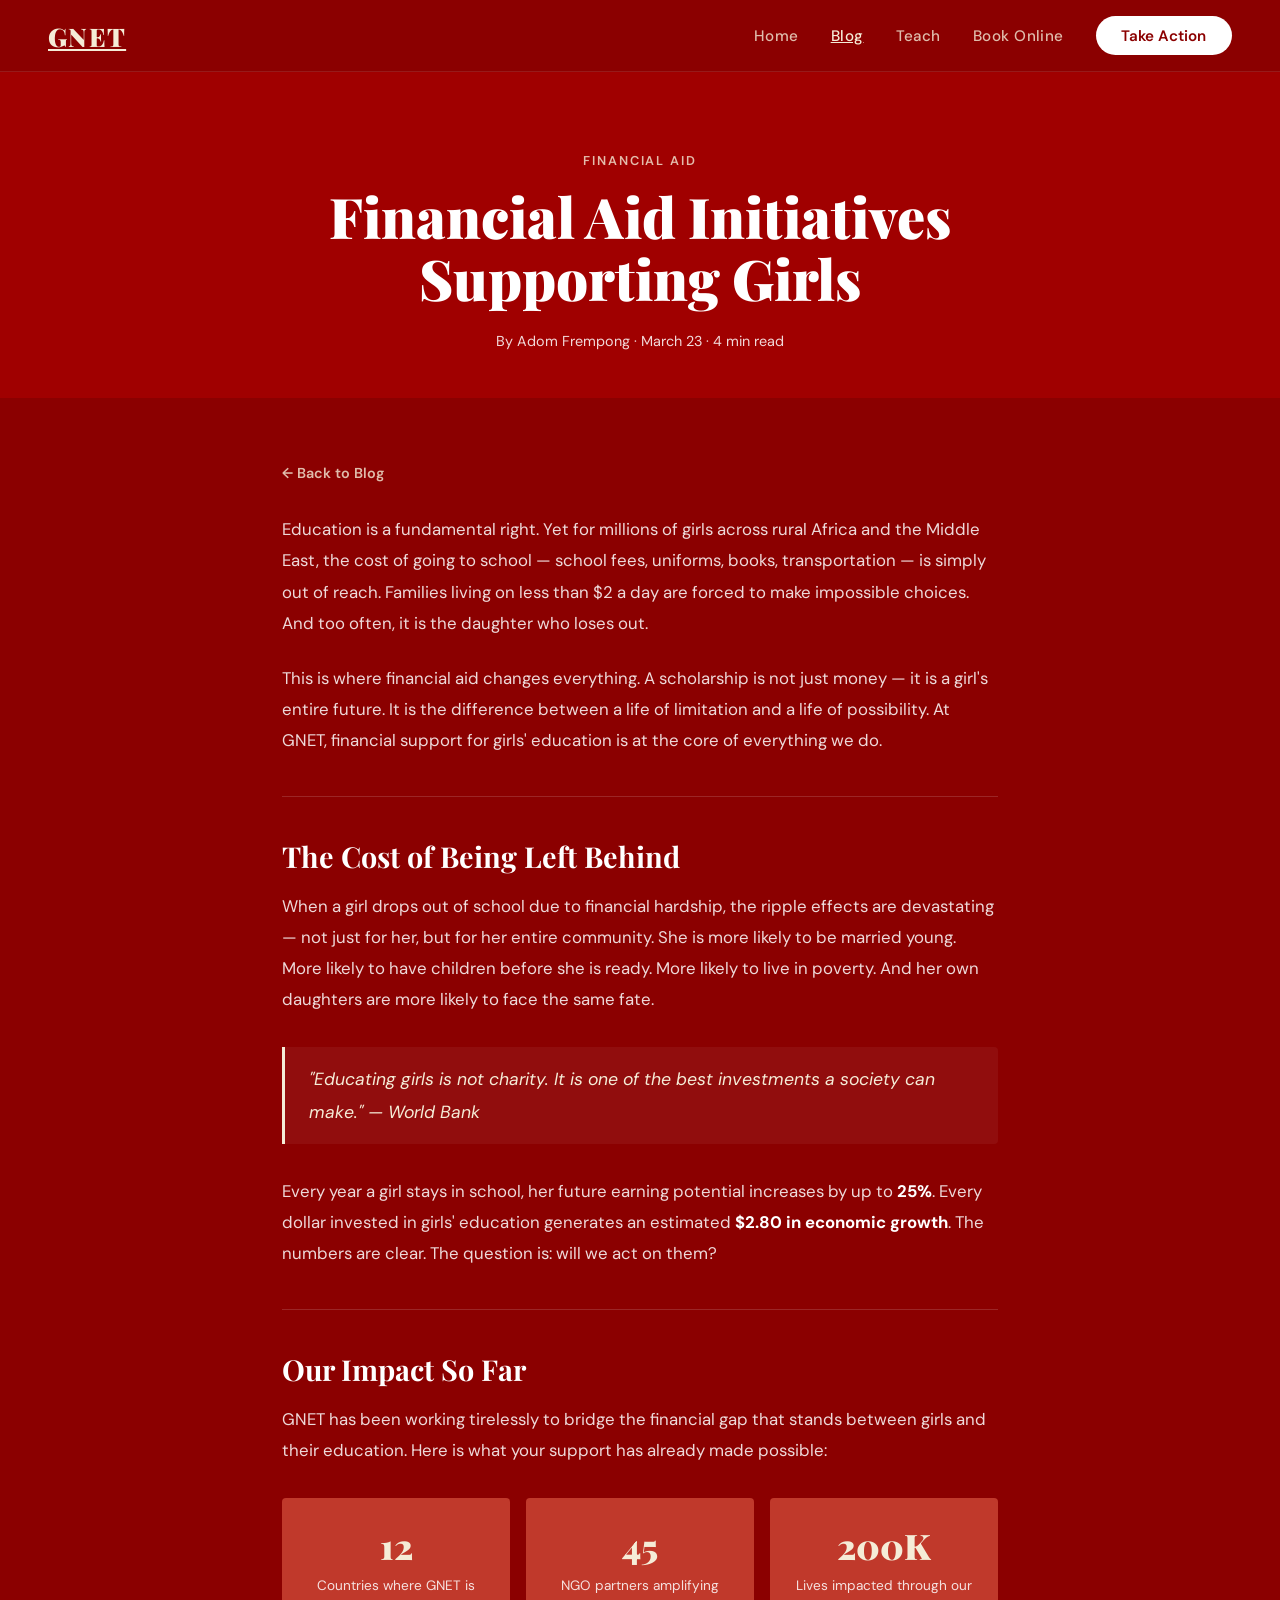
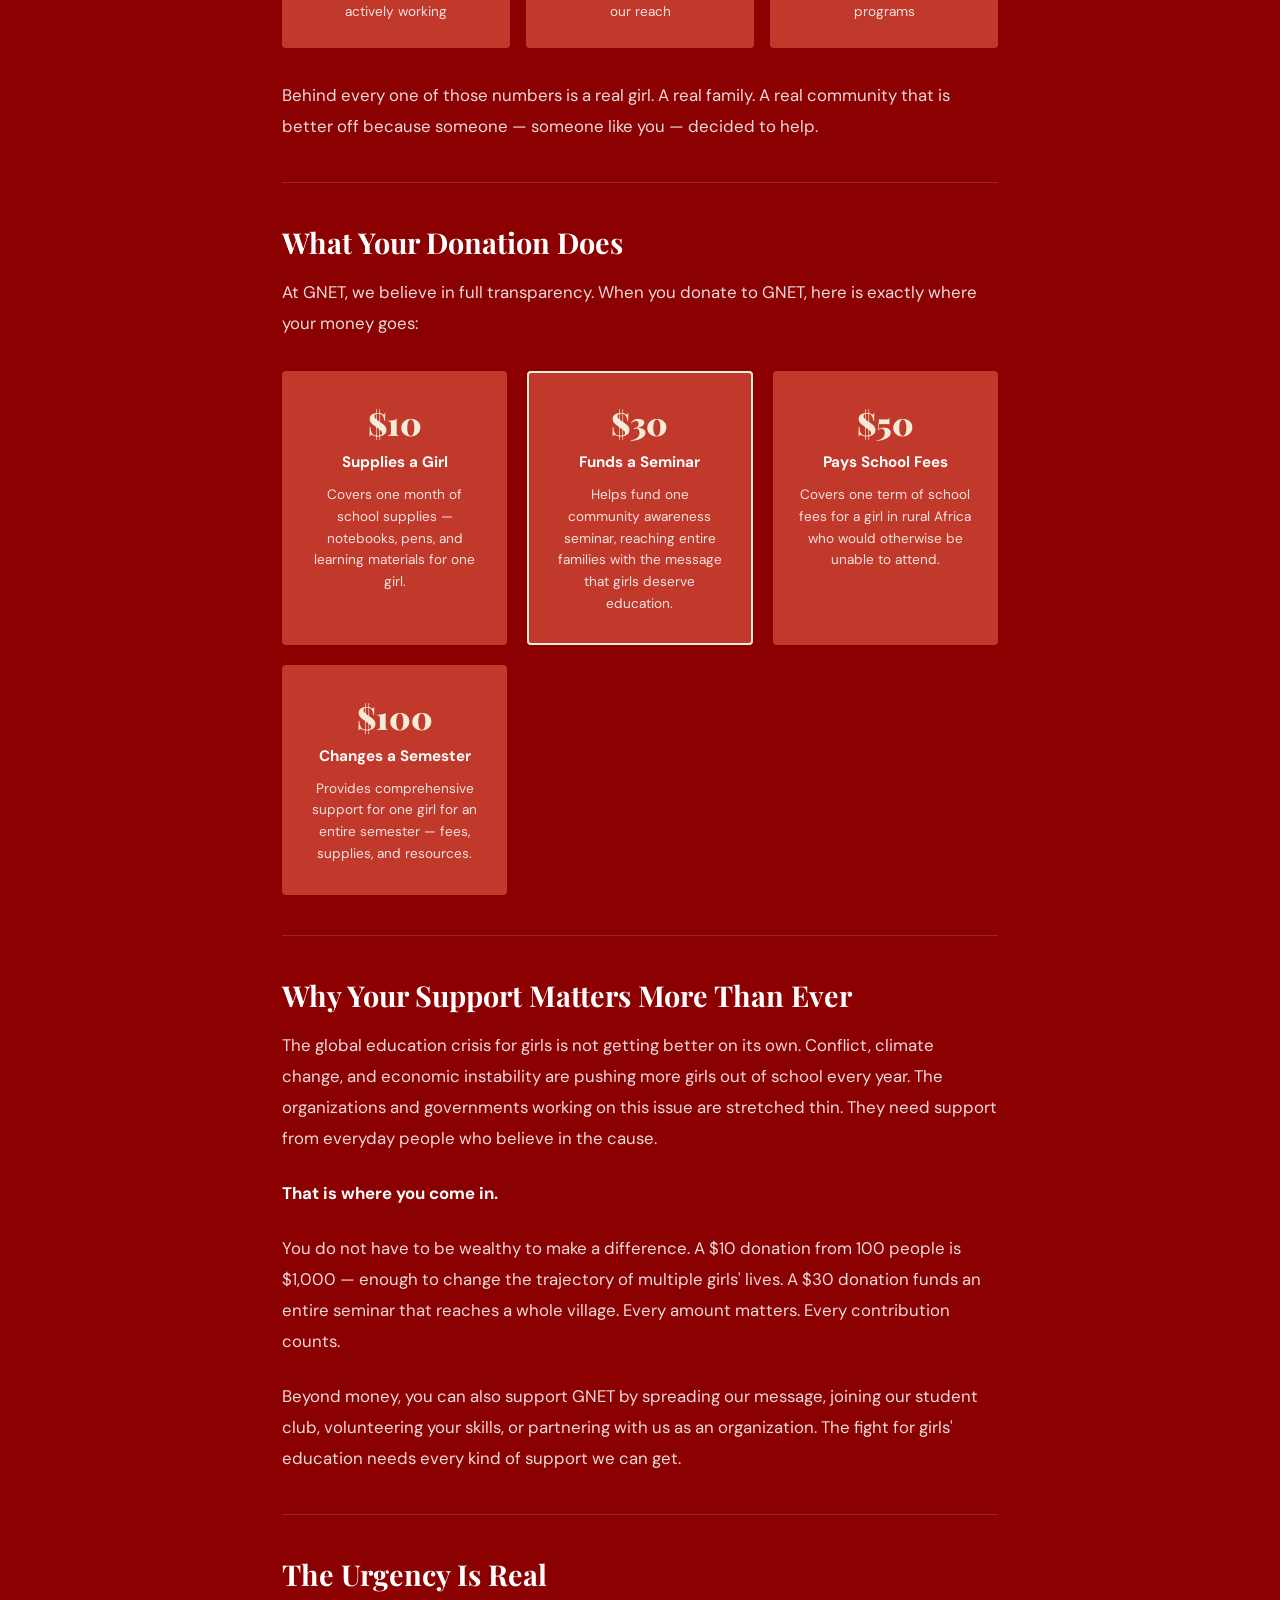
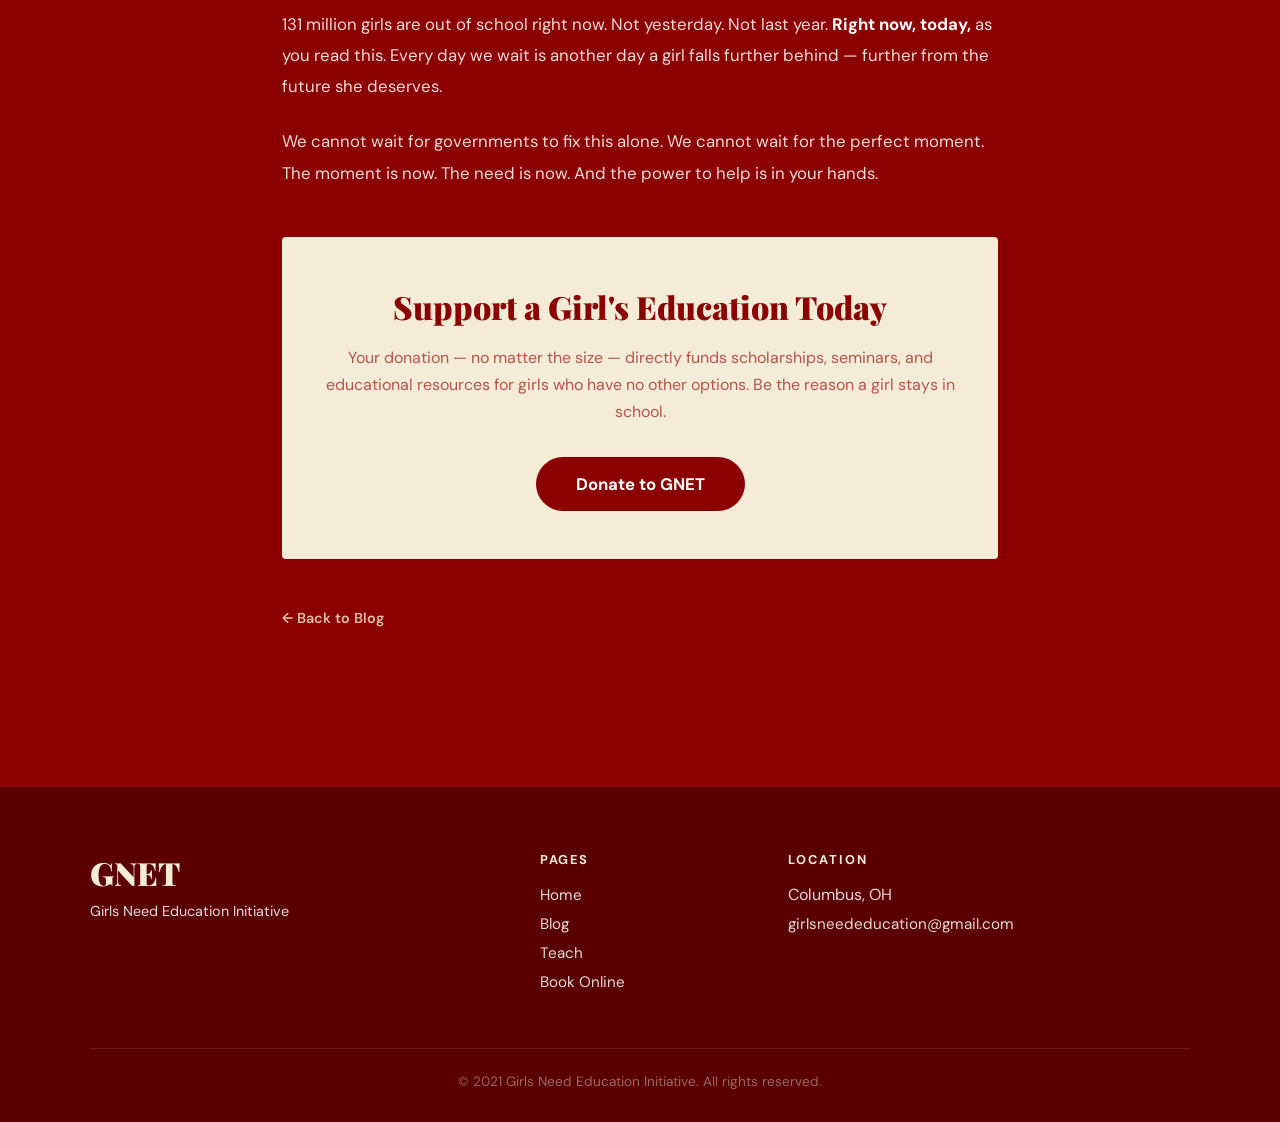
<file: blog-post-3.html>
<!DOCTYPE html>
<html lang="en">
<head>
  <meta charset="UTF-8" />
  <meta name="viewport" content="width=device-width, initial-scale=1.0" />
    <link rel="icon" type="image/x-icon" href="favicon.ico"> 
  <link rel="shortcut icon" type="image/x-icon" href="favicon.ico">
  <title>Financial Aid Initiatives Supporting Girls — GNET</title>
  <link rel="stylesheet" href="style.css" />
  <link href="https://fonts.googleapis.com/css2?family=Playfair+Display:wght@700;900&family=DM+Sans:wght@400;500;600&display=swap" rel="stylesheet" />
  <style>
    .blog-post-hero {
      background: var(--red-mid);
      padding: 5rem 3rem 3rem;
      text-align: center;
    }
    .blog-post-hero .label { display: block; margin-bottom: 1rem; }
    .blog-post-hero h1 {
      font-family: var(--font-display);
      font-size: clamp(2rem, 5vw, 3.5rem);
      font-weight: 900;
      line-height: 1.1;
      max-width: 800px;
      margin: 0 auto 1.5rem;
    }
    .blog-post-hero .meta { color: var(--text-light); font-size: 0.9rem; }
    .blog-body {
      max-width: 780px;
      margin: 0 auto;
      padding: 4rem 2rem;
    }
    .blog-body h2 {
      font-family: var(--font-display);
      font-size: 1.8rem;
      font-weight: 700;
      margin: 2.5rem 0 1rem;
    }
    .blog-body p {
      color: var(--text-light);
      line-height: 1.85;
      font-size: 1.05rem;
      margin-bottom: 1.5rem;
    }
    .blog-body strong { color: var(--white); }
    .blog-divider {
      border: none;
      border-top: 1px solid rgba(255,255,255,0.15);
      margin: 2.5rem 0;
    }
    .impact-row {
      display: grid;
      grid-template-columns: repeat(3, 1fr);
      gap: 1rem;
      margin: 2rem 0;
    }
    .impact-box {
      background: var(--red-light);
      border-radius: 4px;
      padding: 1.5rem;
      text-align: center;
    }
    .impact-box .num {
      font-family: var(--font-display);
      font-size: 2.2rem;
      font-weight: 900;
      color: var(--cream);
      margin-bottom: 0.25rem;
    }
    .impact-box p { font-size: 0.85rem; color: var(--text-light); margin-bottom: 0; }
    .donate-tiers {
      display: grid;
      grid-template-columns: repeat(auto-fill, minmax(200px, 1fr));
      gap: 1.25rem;
      margin: 2rem 0;
    }
    .donate-tier {
      background: var(--red-light);
      border-radius: 4px;
      padding: 1.75rem 1.5rem;
      text-align: center;
      border: 2px solid transparent;
      transition: border-color 0.2s, transform 0.2s;
    }
    .donate-tier:hover { border-color: var(--cream); transform: translateY(-3px); }
    .donate-tier.featured { border-color: var(--cream); }
    .donate-tier .amount {
      font-family: var(--font-display);
      font-size: 2rem;
      font-weight: 900;
      color: var(--cream);
      margin-bottom: 0.5rem;
    }
    .donate-tier h4 { font-size: 0.95rem; font-weight: 700; margin-bottom: 0.75rem; }
    .donate-tier p { font-size: 0.85rem; color: var(--text-light); line-height: 1.6; margin-bottom: 0; }
    .quote-block {
      border-left: 3px solid var(--cream);
      padding: 1rem 1.5rem;
      margin: 2rem 0;
      background: rgba(255,255,255,0.05);
      border-radius: 0 4px 4px 0;
    }
    .quote-block p { font-style: italic; font-size: 1.1rem; color: var(--cream); margin-bottom: 0; }
    .donate-cta {
      background: var(--cream);
      color: var(--red-dark);
      border-radius: 4px;
      padding: 3rem 2.5rem;
      text-align: center;
      margin: 3rem 0;
    }
    .donate-cta h3 { font-family: var(--font-display); font-size: 2rem; font-weight: 900; margin-bottom: 1rem; }
    .donate-cta p { color: var(--red-soft); margin-bottom: 2rem; font-size: 1rem; line-height: 1.7; }
    .btn-donate {
      display: inline-block;
      background: var(--red-dark);
      color: var(--white);
      border-radius: 2rem;
      padding: 1rem 2.5rem;
      font-weight: 700;
      font-size: 1.05rem;
      text-decoration: none;
      transition: background 0.2s;
    }
    .btn-donate:hover { background: var(--red-mid); }
    .back-link {
      display: inline-flex;
      align-items: center;
      gap: 0.5rem;
      color: var(--cream);
      text-decoration: none;
      font-weight: 600;
      font-size: 0.9rem;
      margin-bottom: 2rem;
      opacity: 0.8;
      transition: opacity 0.2s;
    }
    .back-link:hover { opacity: 1; }
    @media (max-width: 600px) {
      .blog-post-hero, .blog-body { padding: 3rem 1.5rem; }
      .impact-row { grid-template-columns: 1fr; }
    }
  </style>
</head>
<body>

  <nav class="navbar">
   <a href="index.html" class="nav-logo">GNET</a>
    <ul class="nav-links">
      <li><a href="index.html">Home</a></li>
      <li><a href="blog.html" class="active">Blog</a></li>
      <li><a href="teach.html">Teach</a></li>
      <li><a href="book-online.html">Book Online</a></li>
    </ul>
    <a href="take-action.html" class="btn-action">Take Action</a>
    <button class="nav-toggle">&#9776;</button>
  </nav>

  <section class="blog-post-hero">
    <span class="label">Financial Aid</span>
    <h1>Financial Aid Initiatives Supporting Girls</h1>
    <div class="meta">By Adom Frempong · March 23 · 4 min read</div>
  </section>

  <div class="blog-body">
    <a href="blog.html" class="back-link">← Back to Blog</a>

    <p>Education is a fundamental right. Yet for millions of girls across rural Africa and the Middle East, the cost of going to school — school fees, uniforms, books, transportation — is simply out of reach. Families living on less than $2 a day are forced to make impossible choices. And too often, it is the daughter who loses out.</p>

    <p>This is where financial aid changes everything. A scholarship is not just money — it is a girl's entire future. It is the difference between a life of limitation and a life of possibility. At GNET, financial support for girls' education is at the core of everything we do.</p>

    <hr class="blog-divider" />

    <h2>The Cost of Being Left Behind</h2>

    <p>When a girl drops out of school due to financial hardship, the ripple effects are devastating — not just for her, but for her entire community. She is more likely to be married young. More likely to have children before she is ready. More likely to live in poverty. And her own daughters are more likely to face the same fate.</p>

    <div class="quote-block">
      <p>"Educating girls is not charity. It is one of the best investments a society can make." — World Bank</p>
    </div>

    <p>Every year a girl stays in school, her future earning potential increases by up to <strong>25%</strong>. Every dollar invested in girls' education generates an estimated <strong>$2.80 in economic growth</strong>. The numbers are clear. The question is: will we act on them?</p>

    <hr class="blog-divider" />

    <h2>Our Impact So Far</h2>

    <p>GNET has been working tirelessly to bridge the financial gap that stands between girls and their education. Here is what your support has already made possible:</p>

    <div class="impact-row">
      <div class="impact-box">
        <div class="num">12</div>
        <p>Countries where GNET is actively working</p>
      </div>
      <div class="impact-box">
        <div class="num">45</div>
        <p>NGO partners amplifying our reach</p>
      </div>
      <div class="impact-box">
        <div class="num">200K</div>
        <p>Lives impacted through our programs</p>
      </div>
    </div>

    <p>Behind every one of those numbers is a real girl. A real family. A real community that is better off because someone — someone like you — decided to help.</p>

    <hr class="blog-divider" />

    <h2>What Your Donation Does</h2>

    <p>At GNET, we believe in full transparency. When you donate to GNET, here is exactly where your money goes:</p>

    <div class="donate-tiers">
      <div class="donate-tier">
        <div class="amount">$10</div>
        <h4>Supplies a Girl</h4>
        <p>Covers one month of school supplies — notebooks, pens, and learning materials for one girl.</p>
      </div>
      <div class="donate-tier featured">
        <div class="amount">$30</div>
        <h4>Funds a Seminar</h4>
        <p>Helps fund one community awareness seminar, reaching entire families with the message that girls deserve education.</p>
      </div>
      <div class="donate-tier">
        <div class="amount">$50</div>
        <h4>Pays School Fees</h4>
        <p>Covers one term of school fees for a girl in rural Africa who would otherwise be unable to attend.</p>
      </div>
      <div class="donate-tier">
        <div class="amount">$100</div>
        <h4>Changes a Semester</h4>
        <p>Provides comprehensive support for one girl for an entire semester — fees, supplies, and resources.</p>
      </div>
    </div>

    <hr class="blog-divider" />

    <h2>Why Your Support Matters More Than Ever</h2>

    <p>The global education crisis for girls is not getting better on its own. Conflict, climate change, and economic instability are pushing more girls out of school every year. The organizations and governments working on this issue are stretched thin. They need support from everyday people who believe in the cause.</p>

    <p><strong>That is where you come in.</strong></p>

    <p>You do not have to be wealthy to make a difference. A $10 donation from 100 people is $1,000 — enough to change the trajectory of multiple girls' lives. A $30 donation funds an entire seminar that reaches a whole village. Every amount matters. Every contribution counts.</p>

    <p>Beyond money, you can also support GNET by spreading our message, joining our student club, volunteering your skills, or partnering with us as an organization. The fight for girls' education needs every kind of support we can get.</p>

    <hr class="blog-divider" />

    <h2>The Urgency Is Real</h2>

    <p>131 million girls are out of school right now. Not yesterday. Not last year. <strong>Right now, today,</strong> as you read this. Every day we wait is another day a girl falls further behind — further from the future she deserves.</p>

    <p>We cannot wait for governments to fix this alone. We cannot wait for the perfect moment. The moment is now. The need is now. And the power to help is in your hands.</p>

    <div class="donate-cta">
      <h3>Support a Girl's Education Today</h3>
      <p>Your donation — no matter the size — directly funds scholarships, seminars, and educational resources for girls who have no other options. Be the reason a girl stays in school.</p>
      <a href="mailto:girlsneededucation@gmail.com?subject=Donation%20to%20GNET" class="btn-donate">Donate to GNET</a>
    </div>

    <a href="blog.html" class="back-link">← Back to Blog</a>
  </div>
<!-- Disqus Comments -->
<div style="max-width:780px; margin:0 auto; padding:0 2rem 4rem;">
  <div id="disqus_thread"></div>
  <script>
    var disqus_config = function () {
      this.page.url = window.location.href;
      this.page.identifier = window.location.pathname;
    };
    (function() {
      var d = document, s = d.createElement('script');
      s.src = 'https://gnet-initiative.disqus.com/embed.js';
      s.setAttribute('data-timestamp', +new Date());
      (d.head || d.body).appendChild(s);
    })();
  </script>
  <noscript>Please enable JavaScript to view the <a href="https://disqus.com/?ref_noscript">comments powered by Disqus.</a></noscript>
</div>
  <footer class="footer">
    <div class="footer-inner">
      <div class="footer-brand">
        <div class="footer-logo">GNET</div>
        <p>Girls Need Education Initiative</p>
      </div>
      <div class="footer-links">
        <h4>Pages</h4>
        <ul>
          <li><a href="index.html">Home</a></li>
          <li><a href="blog.html">Blog</a></li>
          <li><a href="teach.html">Teach</a></li>
          <li><a href="book-online.html">Book Online</a></li>
        </ul>
      </div>
      <div class="footer-contact">
        <h4>Location</h4>
        <p>Columbus, OH</p>
        <a href="mailto:girlsneededucation@gmail.com">girlsneededucation@gmail.com</a>
      </div>
    </div>
    <div class="footer-bottom">
      <p>&copy; 2021 Girls Need Education Initiative. All rights reserved.</p>
    </div>
  </footer>

  <script src="main.js"></script>
</body>
</html>
</file>
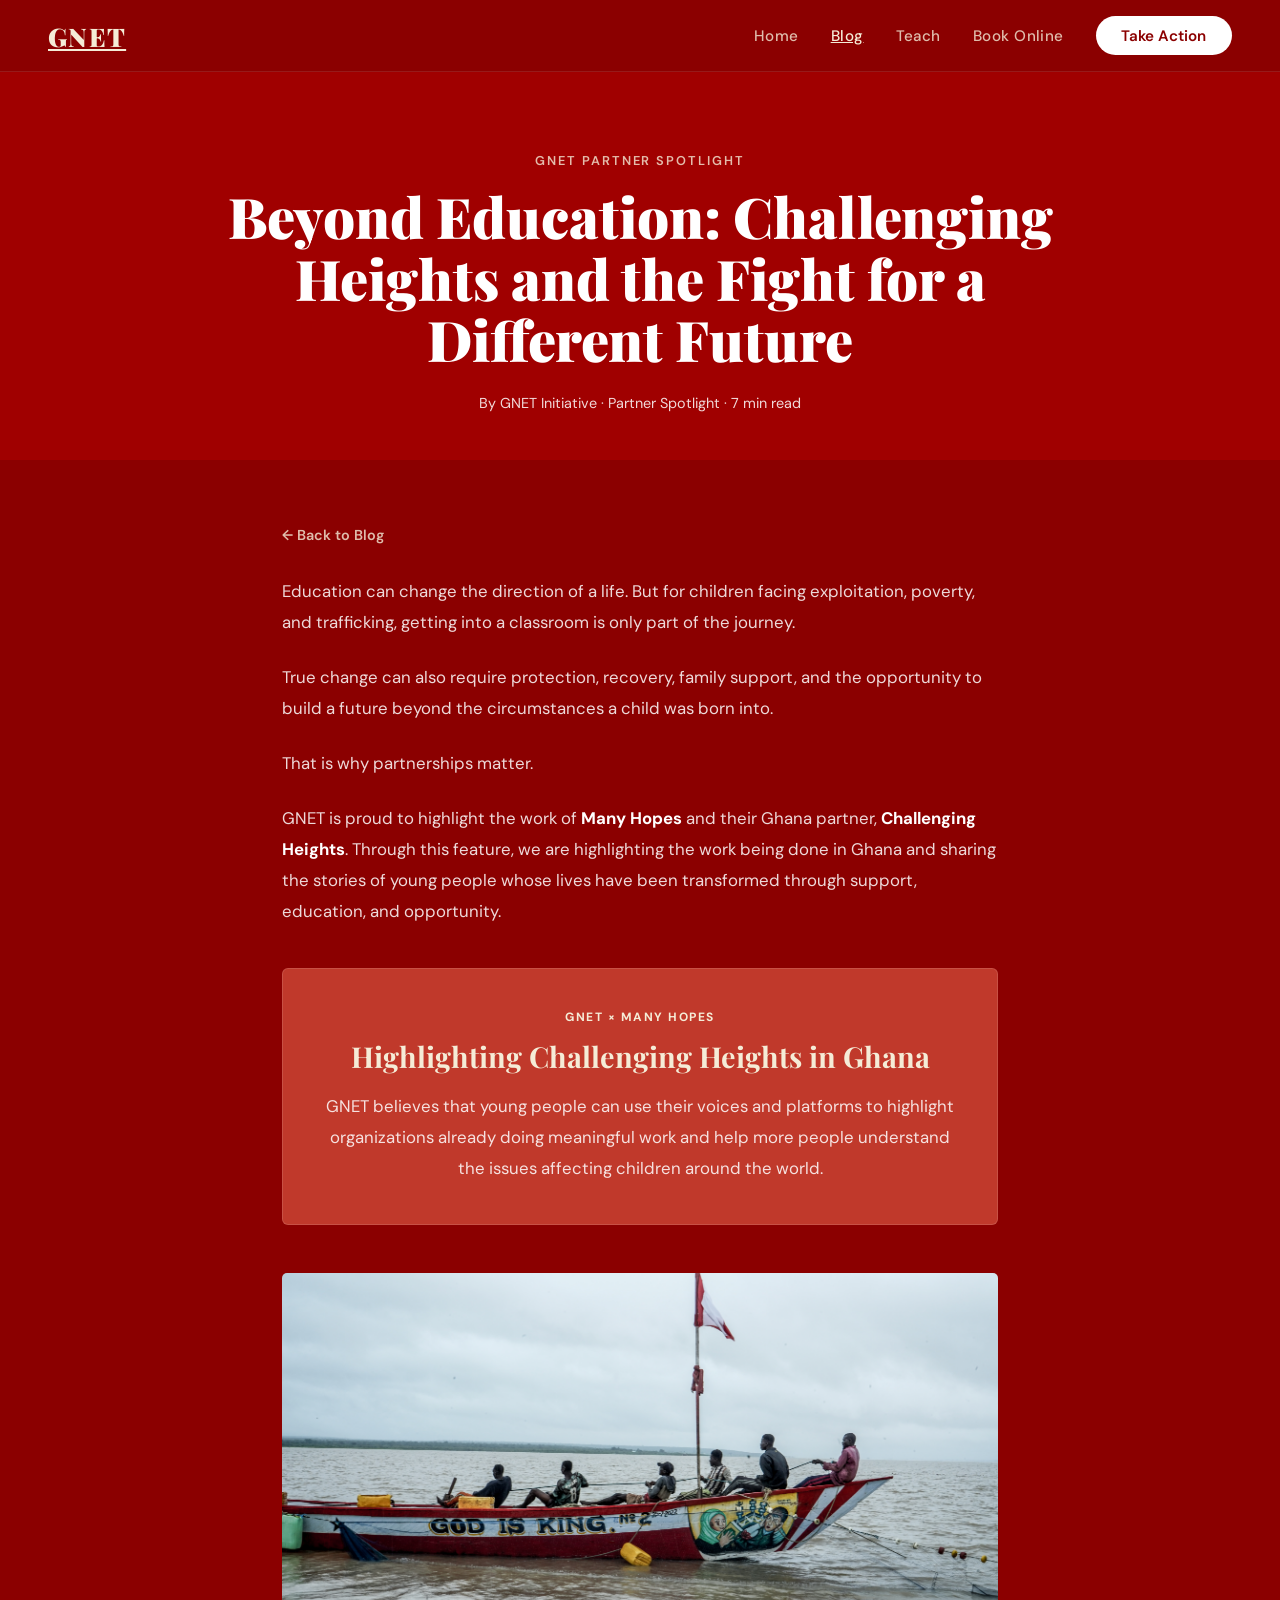
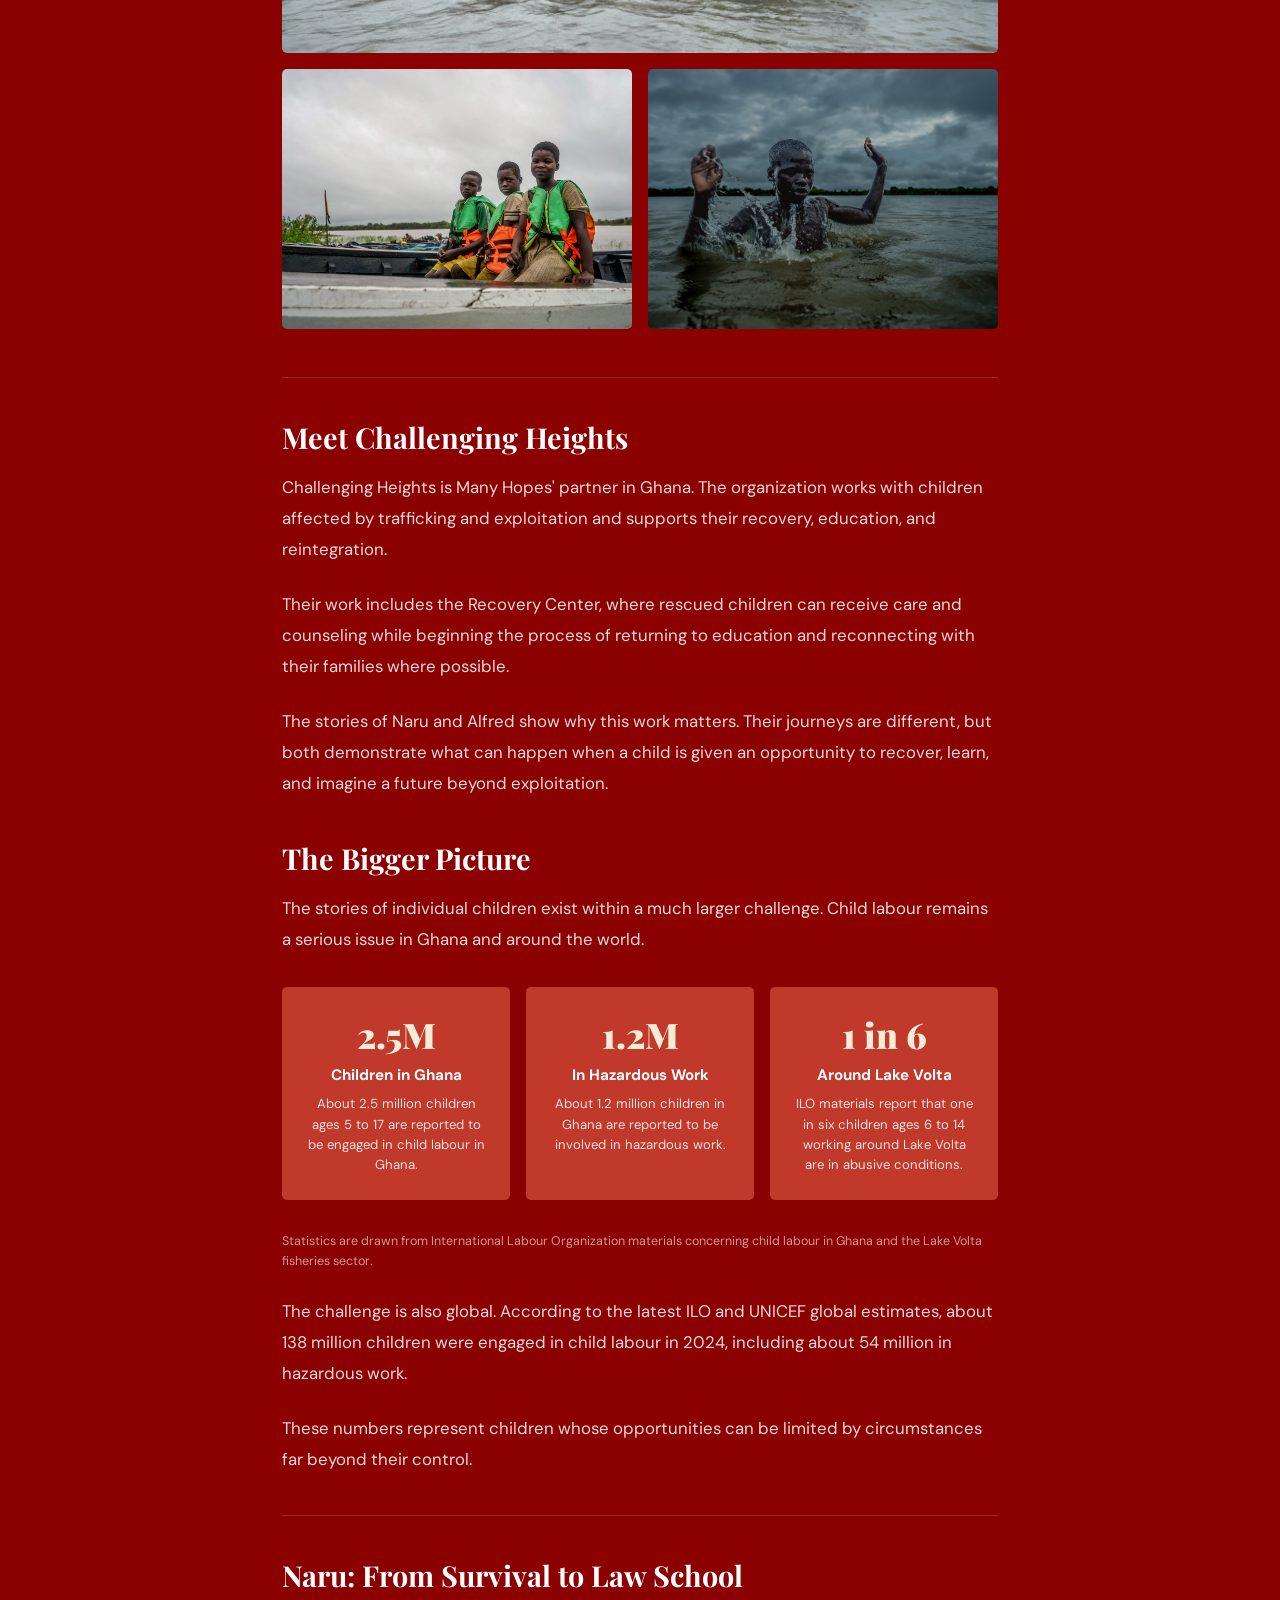
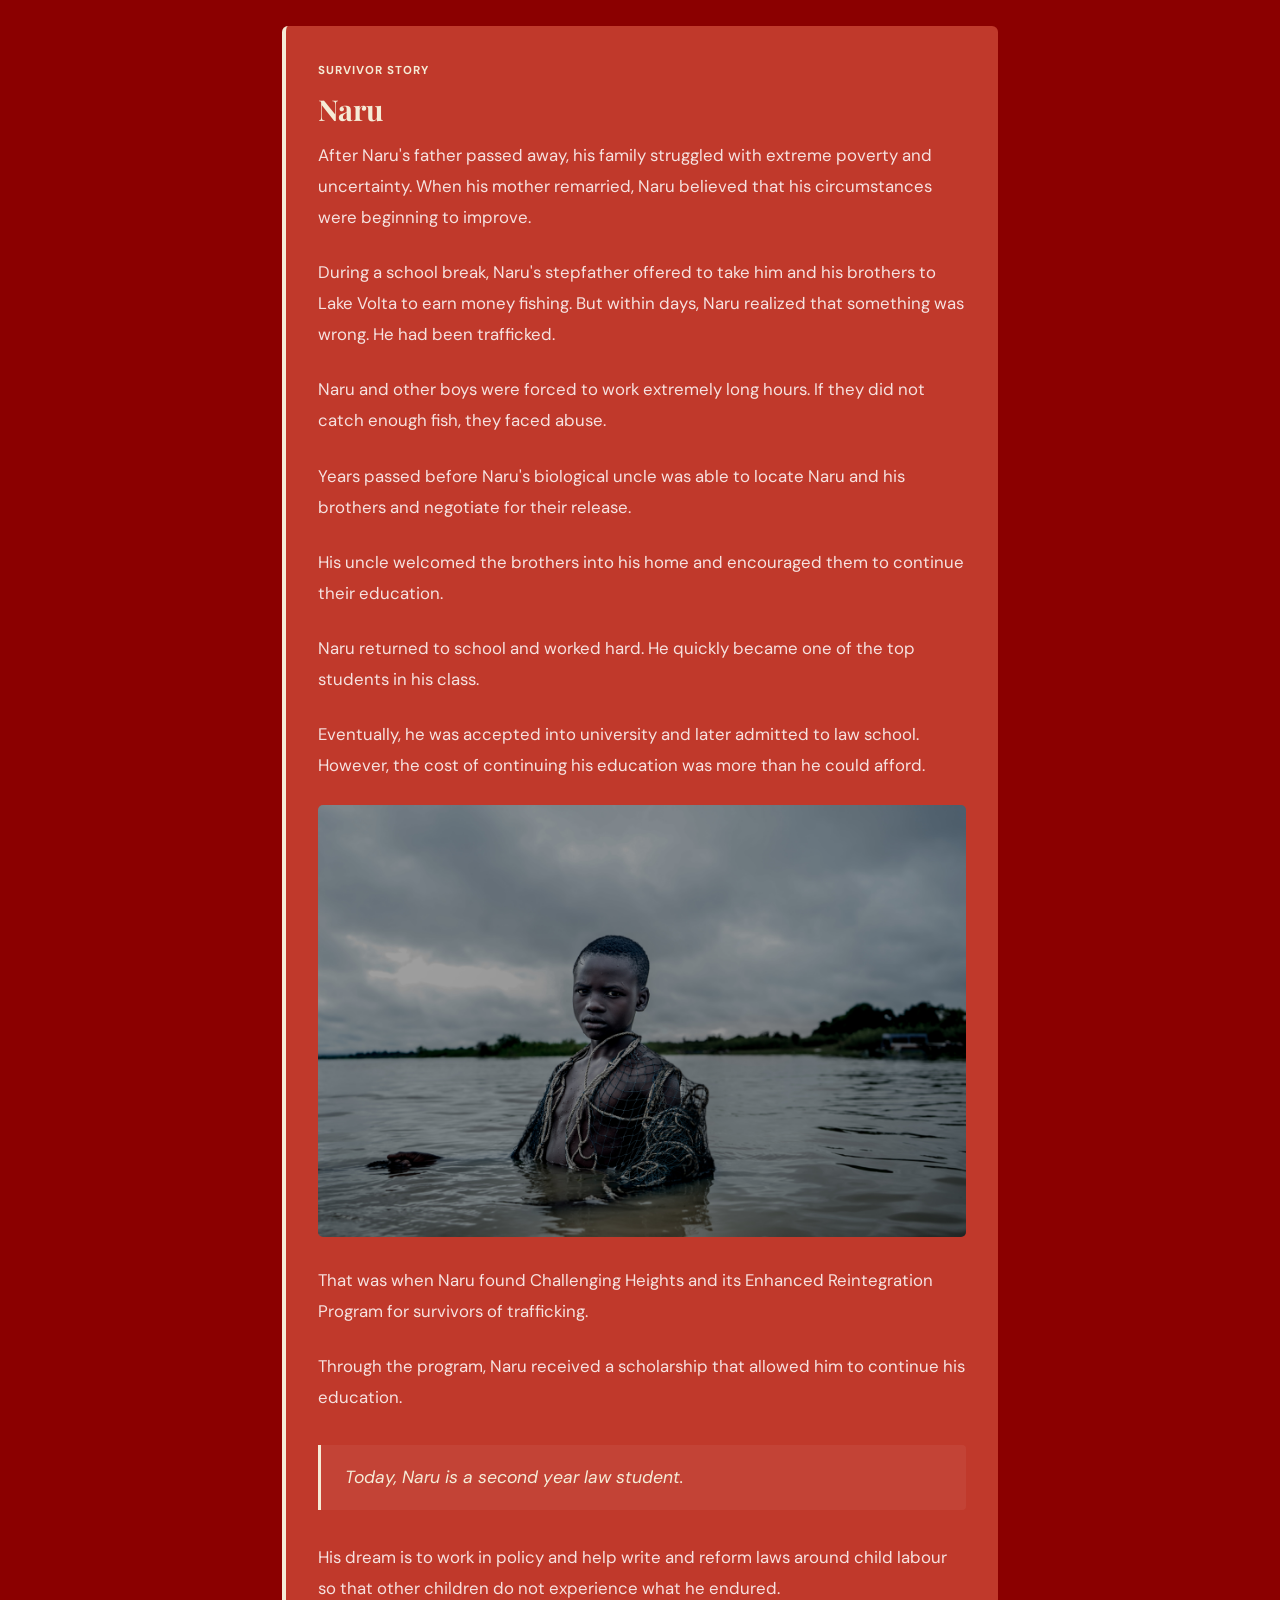
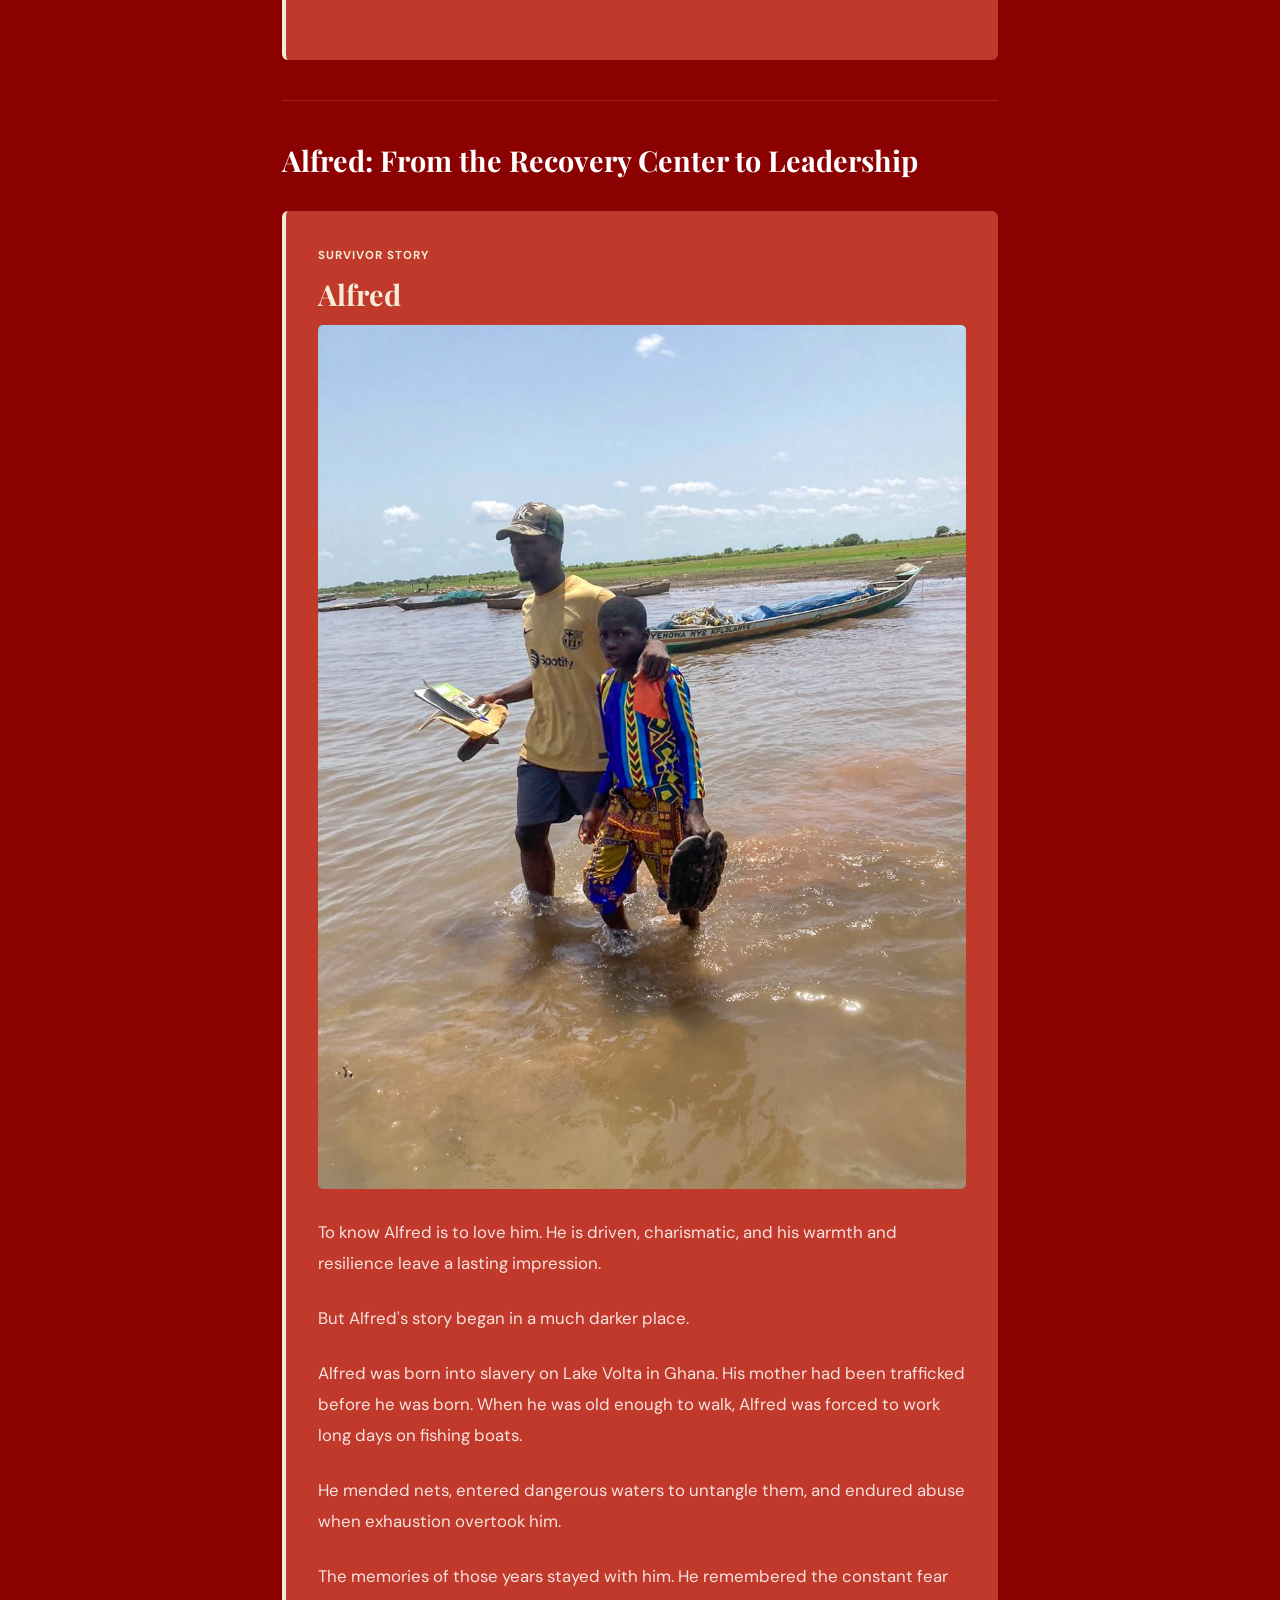
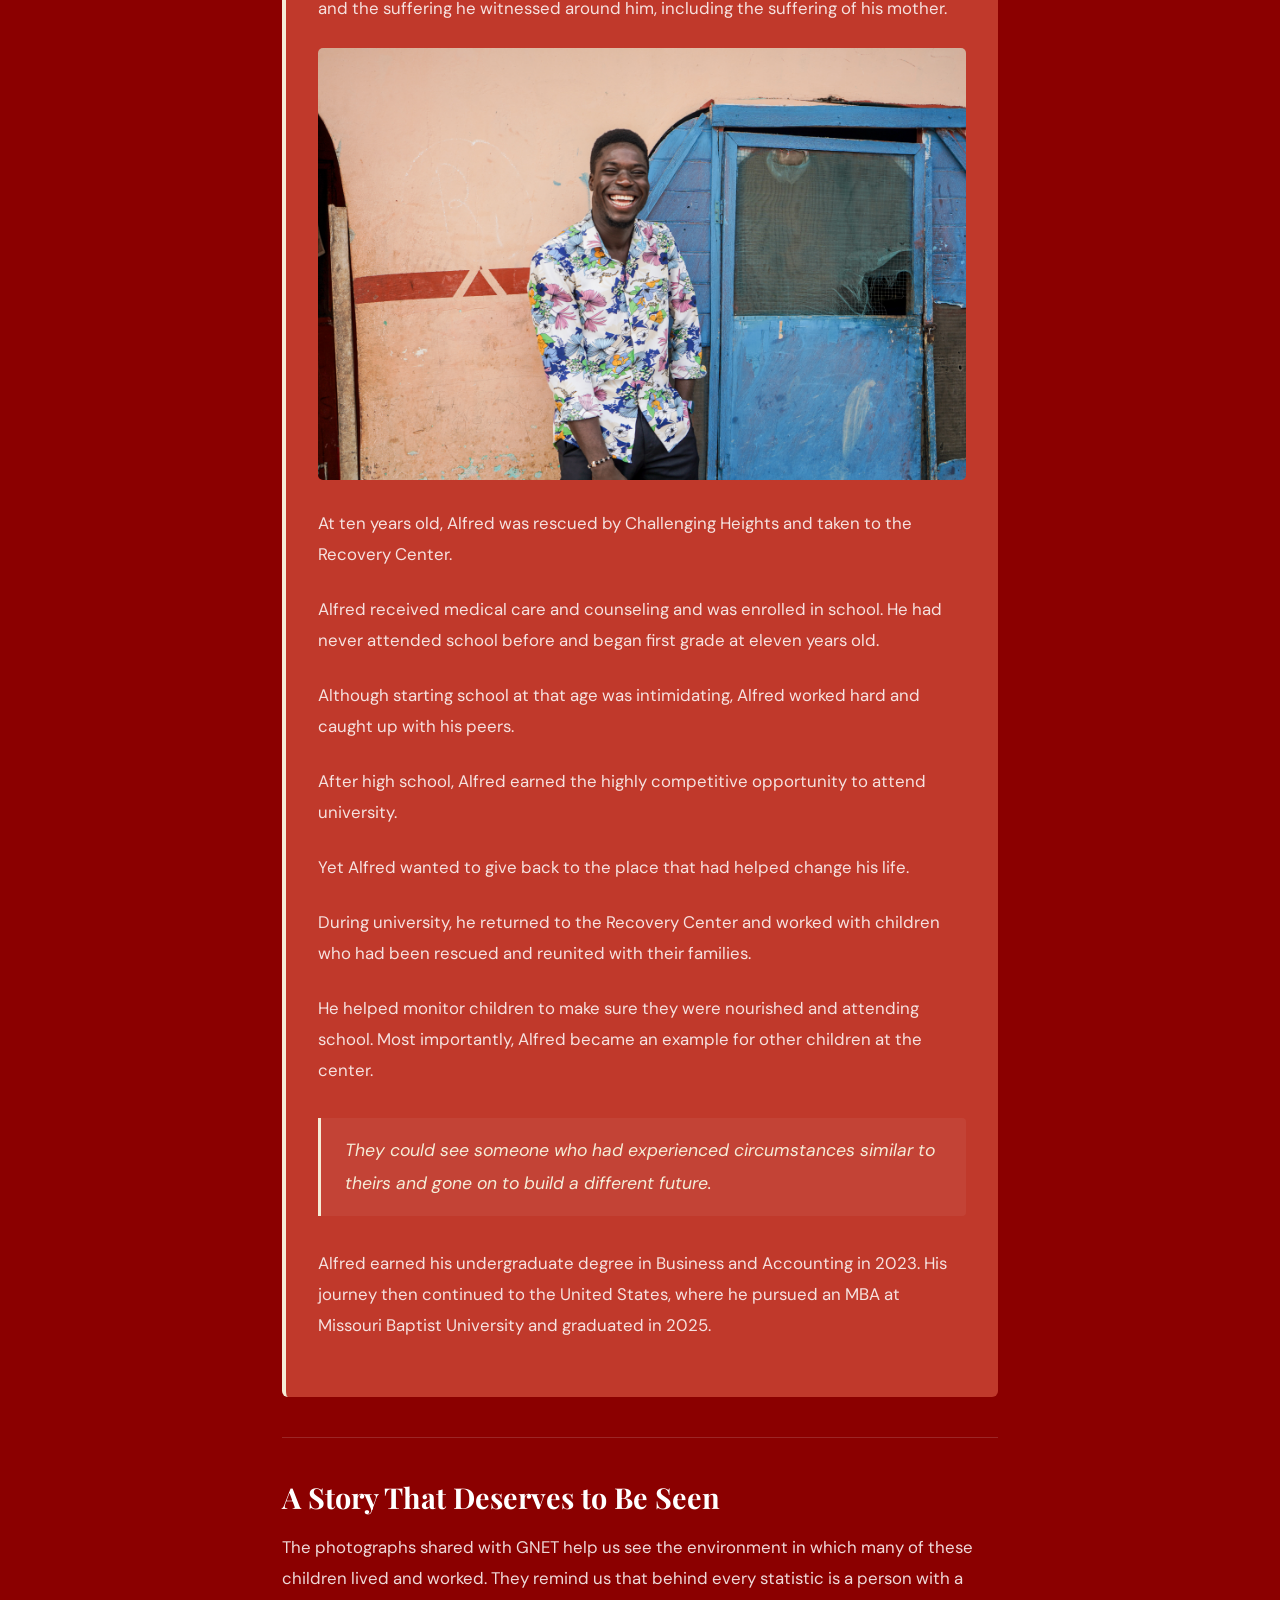
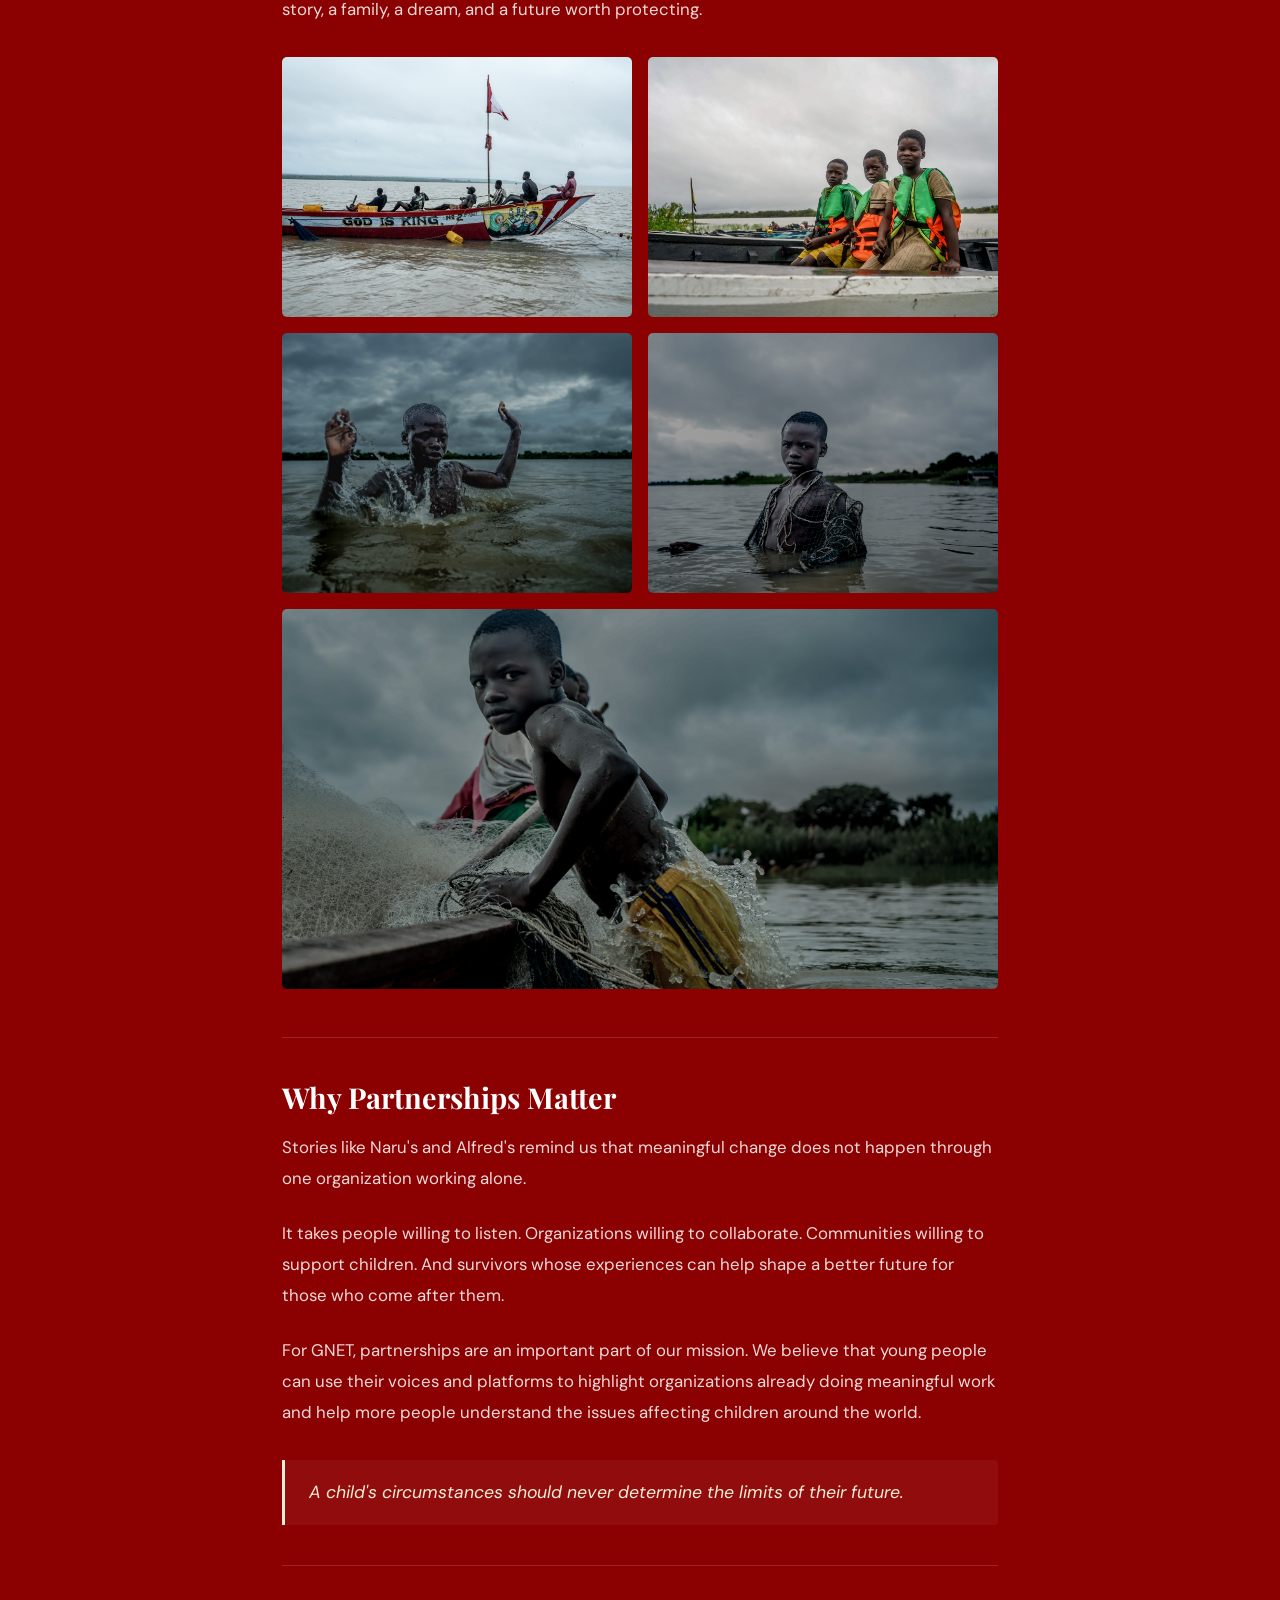
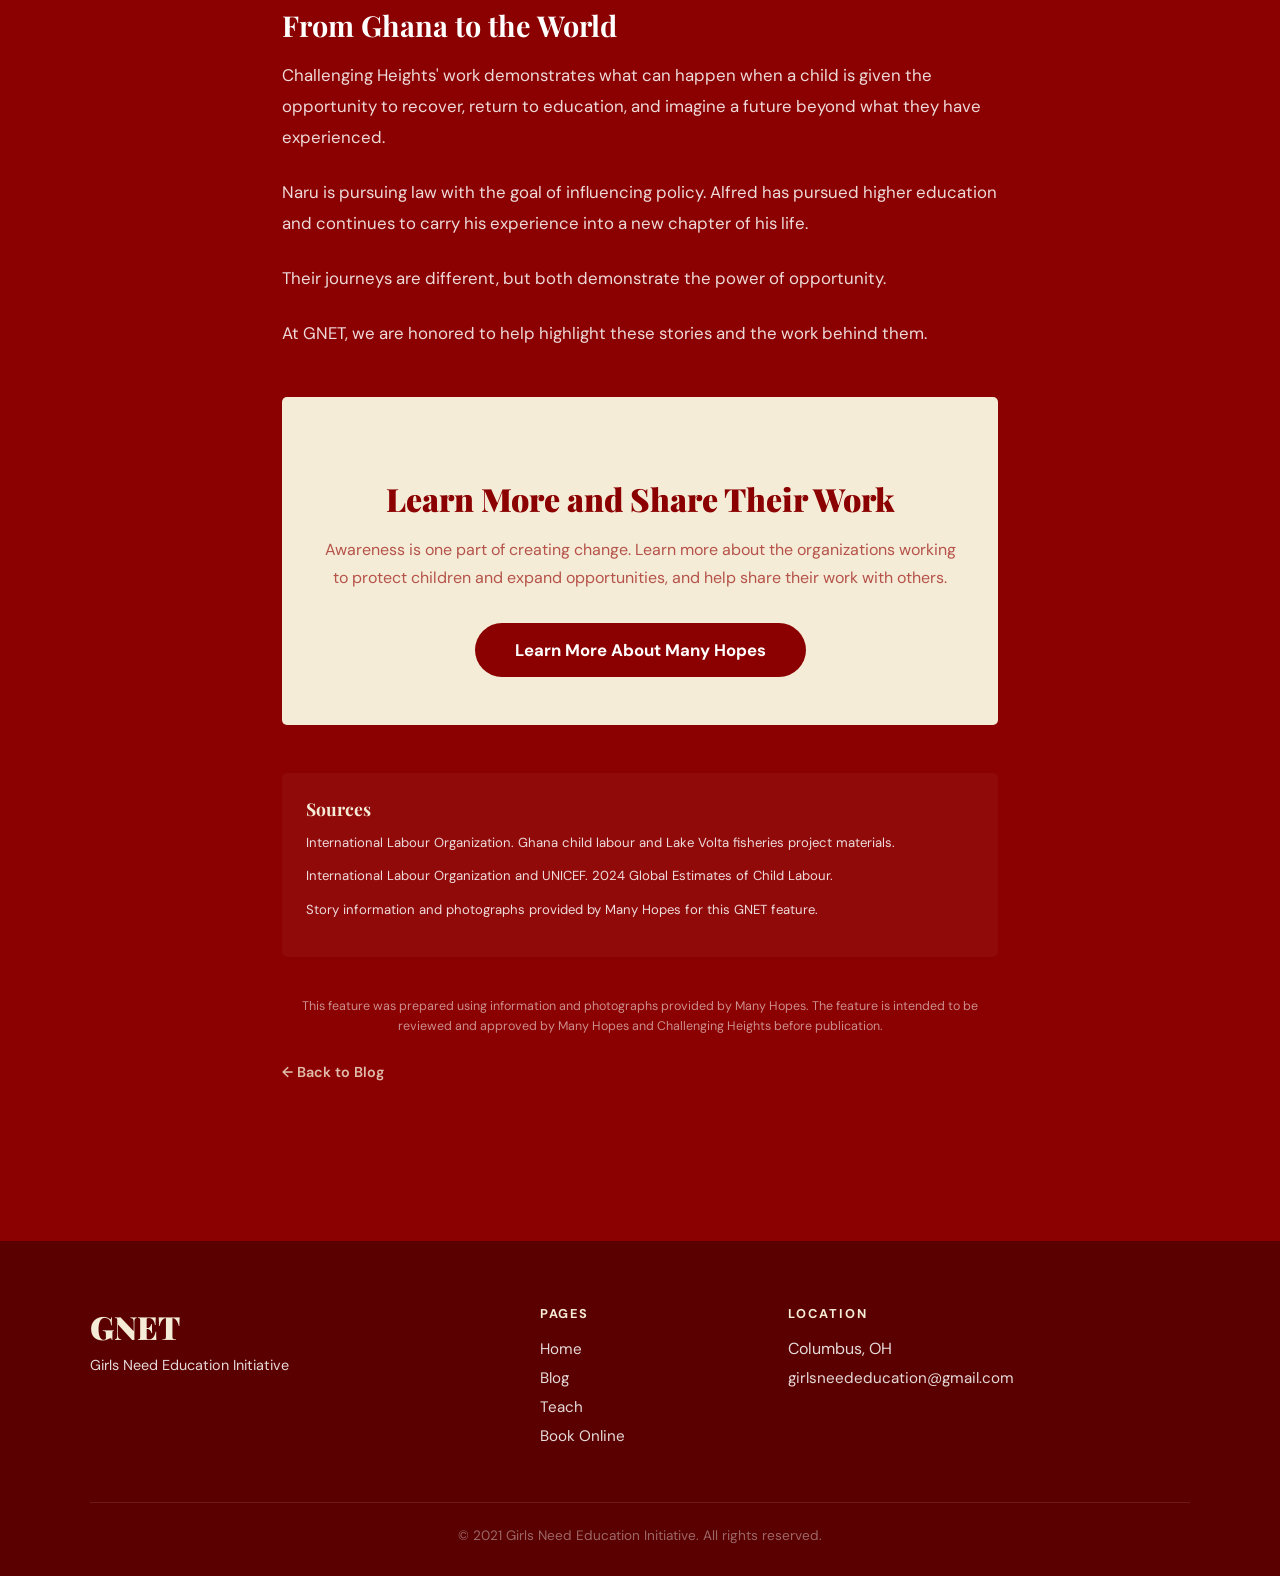
<file: blog-post-4.html>
<!DOCTYPE html>
<html lang="en">
<head>
  <meta charset="UTF-8" />
  <meta name="viewport" content="width=device-width, initial-scale=1.0" />

  <link rel="icon" type="image/x-icon" href="favicon.ico">
  <link rel="shortcut icon" type="image/x-icon" href="favicon.ico">

  <title>Beyond Education: Challenging Heights and the Fight for a Different Future | GNET</title>

  <link rel="stylesheet" href="style.css" />

  <link href="https://fonts.googleapis.com/css2?family=Playfair+Display:wght@700;900&family=DM+Sans:wght@400;500;600&display=swap" rel="stylesheet" />

  <style>

    .blog-post-hero {
      background: var(--red-mid);
      padding: 5rem 3rem 3rem;
      text-align: center;
    }

    .blog-post-hero .label {
      display: block;
      margin-bottom: 1rem;
    }

    .blog-post-hero h1 {
      font-family: var(--font-display);
      font-size: clamp(2rem, 5vw, 3.5rem);
      font-weight: 900;
      line-height: 1.1;
      max-width: 900px;
      margin: 0 auto 1.5rem;
    }

    .blog-post-hero .meta {
      color: var(--text-light);
      font-size: 0.9rem;
    }

    .blog-body {
      max-width: 780px;
      margin: 0 auto;
      padding: 4rem 2rem;
    }

    .blog-body h2 {
      font-family: var(--font-display);
      font-size: 1.8rem;
      font-weight: 700;
      margin: 2.5rem 0 1rem;
    }

    .blog-body h3 {
      font-family: var(--font-display);
      font-size: 1.4rem;
      margin: 2rem 0 0.75rem;
      color: var(--cream);
    }

    .blog-body p {
      color: var(--text-light);
      line-height: 1.85;
      font-size: 1.05rem;
      margin-bottom: 1.5rem;
    }

    .blog-body strong {
      color: var(--white);
    }

    .blog-divider {
      border: none;
      border-top: 1px solid rgba(255,255,255,0.15);
      margin: 2.5rem 0;
    }

    .partnership-banner {
      background: var(--red-light);
      border-radius: 6px;
      padding: 2.5rem 2rem;
      margin: 2.5rem 0 3rem;
      text-align: center;
      border: 1px solid rgba(255,255,255,0.12);
    }

    .partnership-banner .small-label {
      text-transform: uppercase;
      letter-spacing: 1.5px;
      font-size: 0.75rem;
      font-weight: 700;
      color: var(--cream);
      margin-bottom: 0.75rem;
    }

    .partnership-banner h3 {
      font-family: var(--font-display);
      font-size: 1.8rem;
      margin: 0 0 1rem;
    }

    .partnership-banner p {
      margin-bottom: 0;
    }

    .story-card {
      background: var(--red-light);
      border-radius: 6px;
      padding: 2rem;
      margin: 2rem 0;
      border-left: 4px solid var(--cream);
    }

    .story-card h3 {
      margin-top: 0;
      font-size: 1.8rem;
    }

    .story-tag {
      display: inline-block;
      font-size: 0.72rem;
      text-transform: uppercase;
      letter-spacing: 1px;
      font-weight: 700;
      color: var(--cream);
      margin-bottom: 0.75rem;
    }

    .story-image {
      width: 100%;
      display: block;
      border-radius: 5px;
      margin-bottom: 1.75rem;
    }

    .image-caption {
      font-size: 0.78rem !important;
      line-height: 1.5 !important;
      opacity: 0.7;
      margin-top: -1rem;
      margin-bottom: 1.5rem !important;
    }

    .photo-gallery {
      display: grid;
      grid-template-columns: repeat(2, 1fr);
      gap: 1rem;
      margin: 2rem 0 3rem;
    }

    .photo-gallery img {
      width: 100%;
      height: 260px;
      object-fit: cover;
      border-radius: 5px;
      display: block;
    }

    .photo-gallery .wide {
      grid-column: span 2;
      height: 380px;
    }

    .quote-block {
      border-left: 3px solid var(--cream);
      padding: 1rem 1.5rem;
      margin: 2rem 0;
      background: rgba(255,255,255,0.05);
      border-radius: 0 4px 4px 0;
    }

    .quote-block p {
      font-style: italic;
      font-size: 1.1rem;
      color: var(--cream);
      margin-bottom: 0;
    }

    .impact-row {
      display: grid;
      grid-template-columns: repeat(3, 1fr);
      gap: 1rem;
      margin: 2rem 0;
    }

    .impact-box {
      background: var(--red-light);
      border-radius: 5px;
      padding: 1.5rem;
      text-align: center;
    }

    .impact-box .num {
      font-family: var(--font-display);
      font-size: 2.2rem;
      font-weight: 900;
      color: var(--cream);
      margin-bottom: 0.4rem;
    }

    .impact-box h4 {
      font-size: 0.95rem;
      margin-bottom: 0.6rem;
    }

    .impact-box p {
      font-size: 0.82rem;
      margin-bottom: 0;
      line-height: 1.55;
    }

    .stat-note {
      font-size: 0.78rem !important;
      opacity: 0.7;
      line-height: 1.6 !important;
      margin-top: 1rem;
    }

    .partner-cta {
      background: var(--cream);
      color: var(--red-dark);
      border-radius: 5px;
      padding: 3rem 2.5rem;
      text-align: center;
      margin: 3rem 0;
    }

    .partner-cta h3 {
      font-family: var(--font-display);
      font-size: 2rem;
      font-weight: 900;
      margin-bottom: 1rem;
      color: var(--red-dark);
    }

    .partner-cta p {
      color: var(--red-soft);
      margin-bottom: 2rem;
      font-size: 1rem;
      line-height: 1.7;
    }

    .btn-partner {
      display: inline-block;
      background: var(--red-dark);
      color: var(--white);
      border-radius: 2rem;
      padding: 1rem 2.5rem;
      font-weight: 700;
      font-size: 1.05rem;
      text-decoration: none;
      transition: background 0.2s;
    }

    .btn-partner:hover {
      background: var(--red-mid);
    }

    .sources-box {
      background: rgba(255,255,255,0.04);
      border-radius: 5px;
      padding: 1.5rem;
      margin: 2.5rem 0;
    }

    .sources-box h4 {
      font-family: var(--font-display);
      font-size: 1.1rem;
      margin-bottom: 0.75rem;
      color: var(--cream);
    }

    .sources-box p {
      font-size: 0.82rem;
      line-height: 1.65;
      margin-bottom: 0.75rem;
    }

    .approval-note {
      font-size: 0.78rem !important;
      opacity: 0.65;
      text-align: center;
      line-height: 1.6 !important;
      margin-top: 2rem;
    }

    .back-link {
      display: inline-flex;
      align-items: center;
      gap: 0.5rem;
      color: var(--cream);
      text-decoration: none;
      font-weight: 600;
      font-size: 0.9rem;
      margin-bottom: 2rem;
      opacity: 0.8;
      transition: opacity 0.2s;
    }

    .back-link:hover {
      opacity: 1;
    }

    @media (max-width: 600px) {

      .blog-post-hero,
      .blog-body {
        padding: 3rem 1.5rem;
      }

      .impact-row {
        grid-template-columns: 1fr;
      }

      .photo-gallery {
        grid-template-columns: 1fr;
      }

      .photo-gallery .wide {
        grid-column: span 1;
        height: 280px;
      }

      .photo-gallery img {
        height: 280px;
      }

    }

  </style>
</head>


<body>


  <!-- NAVIGATION -->

  <nav class="navbar">

    <a href="index.html" class="nav-logo">
      GNET
    </a>

    <ul class="nav-links">

      <li>
        <a href="index.html">
          Home
        </a>
      </li>

      <li>
        <a href="blog.html" class="active">
          Blog
        </a>
      </li>

      <li>
        <a href="teach.html">
          Teach
        </a>
      </li>

      <li>
        <a href="book-online.html">
          Book Online
        </a>
      </li>

    </ul>

    <a href="take-action.html" class="btn-action">
      Take Action
    </a>

    <button class="nav-toggle">
      &#9776;
    </button>

  </nav>



  <!-- HERO -->

  <section class="blog-post-hero">

    <span class="label">
      GNET Partner Spotlight
    </span>

    <h1>
      Beyond Education: Challenging Heights and the Fight for a Different Future
    </h1>

    <div class="meta">
      By GNET Initiative · Partner Spotlight · 7 min read
    </div>

  </section>



  <!-- BLOG CONTENT -->

  <div class="blog-body">

    <a href="blog.html" class="back-link">
      ← Back to Blog
    </a>


    <!-- INTRODUCTION -->

    <p>
      Education can change the direction of a life. But for children facing
      exploitation, poverty, and trafficking, getting into a classroom is only
      part of the journey.
    </p>

    <p>
      True change can also require protection, recovery, family support, and
      the opportunity to build a future beyond the circumstances a child was
      born into.
    </p>

    <p>
      That is why partnerships matter.
    </p>

    <p>
      GNET is proud to highlight the work of
      <strong>Many Hopes</strong> and their Ghana partner,
      <strong>Challenging Heights</strong>.
      Through this feature, we are highlighting the work being done in Ghana
      and sharing the stories of young people whose lives have been transformed
      through support, education, and opportunity.
    </p>


    <!-- PARTNERSHIP BANNER -->

    <div class="partnership-banner">

      <div class="small-label">
        GNET × Many Hopes
      </div>

      <h3>
        Highlighting Challenging Heights in Ghana
      </h3>

      <p>
        GNET believes that young people can use their voices and platforms to
        highlight organizations already doing meaningful work and help more
        people understand the issues affecting children around the world.
      </p>

    </div>



    <!-- PHOTO GALLERY -->

    <div class="photo-gallery">

      <img
        src="DSC07809.jpg"
        alt="Child working on Lake Volta in Ghana"
        class="wide"
      >

      <img
        src="DSC08475.jpg"
        alt="Photo from Challenging Heights in Ghana"
      >

      <img
        src="DSC09464.jpg"
        alt="Photo from Challenging Heights in Ghana"
      >

    </div>



    <hr class="blog-divider" />


    <!-- CHALLENGING HEIGHTS -->

    <h2>
      Meet Challenging Heights
    </h2>

    <p>
      Challenging Heights is Many Hopes' partner in Ghana. The organization
      works with children affected by trafficking and exploitation and supports
      their recovery, education, and reintegration.
    </p>

    <p>
      Their work includes the Recovery Center, where rescued children can
      receive care and counseling while beginning the process of returning to
      education and reconnecting with their families where possible.
    </p>

    <p>
      The stories of Naru and Alfred show why this work matters. Their journeys
      are different, but both demonstrate what can happen when a child is given
      an opportunity to recover, learn, and imagine a future beyond exploitation.
    </p>



    <!-- STATISTICS -->

    <h2>
      The Bigger Picture
    </h2>

    <p>
      The stories of individual children exist within a much larger challenge.
      Child labour remains a serious issue in Ghana and around the world.
    </p>

    <div class="impact-row">

      <div class="impact-box">

        <div class="num">
          2.5M
        </div>

        <h4>
          Children in Ghana
        </h4>

        <p>
          About 2.5 million children ages 5 to 17 are reported to be engaged
          in child labour in Ghana.
        </p>

      </div>


      <div class="impact-box">

        <div class="num">
          1.2M
        </div>

        <h4>
          In Hazardous Work
        </h4>

        <p>
          About 1.2 million children in Ghana are reported to be involved in
          hazardous work.
        </p>

      </div>


      <div class="impact-box">

        <div class="num">
          1 in 6
        </div>

        <h4>
          Around Lake Volta
        </h4>

        <p>
          ILO materials report that one in six children ages 6 to 14 working
          around Lake Volta are in abusive conditions.
        </p>

      </div>

    </div>


    <p class="stat-note">
      Statistics are drawn from International Labour Organization materials
      concerning child labour in Ghana and the Lake Volta fisheries sector.
    </p>


    <p>
      The challenge is also global. According to the latest ILO and UNICEF
      global estimates, about 138 million children were engaged in child labour
      in 2024, including about 54 million in hazardous work.
    </p>

    <p>
      These numbers represent children whose opportunities can be limited by
      circumstances far beyond their control.
    </p>



    <hr class="blog-divider" />


    <!-- NARU -->

    <h2>
      Naru: From Survival to Law School
    </h2>

    <div class="story-card">

      <span class="story-tag">
        Survivor Story
      </span>

      <h3>
        Naru
      </h3>

      <p>
        After Naru's father passed away, his family struggled with extreme
        poverty and uncertainty. When his mother remarried, Naru believed that
        his circumstances were beginning to improve.
      </p>

      <p>
        During a school break, Naru's stepfather offered to take him and his
        brothers to Lake Volta to earn money fishing. But within days, Naru
        realized that something was wrong. He had been trafficked.
      </p>

      <p>
        Naru and other boys were forced to work extremely long hours. If they
        did not catch enough fish, they faced abuse.
      </p>

      <p>
        Years passed before Naru's biological uncle was able to locate Naru and
        his brothers and negotiate for their release.
      </p>

      <p>
        His uncle welcomed the brothers into his home and encouraged them to
        continue their education.
      </p>

      <p>
        Naru returned to school and worked hard. He quickly became one of the
        top students in his class.
      </p>

      <p>
        Eventually, he was accepted into university and later admitted to law
        school. However, the cost of continuing his education was more than he
        could afford.
      </p>


      <img
        src="DSC09500.jpg"
        alt="Photo connected to Challenging Heights and its work in Ghana"
        class="story-image"
      >


      <p>
        That was when Naru found Challenging Heights and its Enhanced
        Reintegration Program for survivors of trafficking.
      </p>

      <p>
        Through the program, Naru received a scholarship that allowed him to
        continue his education.
      </p>

      <div class="quote-block">

        <p>
          Today, Naru is a second year law student.
        </p>

      </div>

      <p>
        His dream is to work in policy and help write and reform laws around
        child labour so that other children do not experience what he endured.
      </p>

    </div>



    <hr class="blog-divider" />


    <!-- ALFRED -->

    <h2>
      Alfred: From the Recovery Center to Leadership
    </h2>

    <div class="story-card">

      <span class="story-tag">
        Survivor Story
      </span>

      <h3>
        Alfred
      </h3>


      <img
        src="PHOTO-2023-06-08-18-06-58-2.jpg"
        alt="Alfred during his childhood on Lake Volta"
        class="story-image"
      >


      <p>
        To know Alfred is to love him. He is driven, charismatic, and his warmth
        and resilience leave a lasting impression.
      </p>

      <p>
        But Alfred's story began in a much darker place.
      </p>

      <p>
        Alfred was born into slavery on Lake Volta in Ghana. His mother had been
        trafficked before he was born. When he was old enough to walk, Alfred
        was forced to work long days on fishing boats.
      </p>

      <p>
        He mended nets, entered dangerous waters to untangle them, and endured
        abuse when exhaustion overtook him.
      </p>

      <p>
        The memories of those years stayed with him. He remembered the constant
        fear and the suffering he witnessed around him, including the suffering
        of his mother.
      </p>


      <img
        src="DSC06519.jpg"
        alt="Alfred and the Lake Volta community"
        class="story-image"
      >


      <p>
        At ten years old, Alfred was rescued by Challenging Heights and taken
        to the Recovery Center.
      </p>

      <p>
        Alfred received medical care and counseling and was enrolled in school.
        He had never attended school before and began first grade at eleven
        years old.
      </p>

      <p>
        Although starting school at that age was intimidating, Alfred worked
        hard and caught up with his peers.
      </p>

      <p>
        After high school, Alfred earned the highly competitive opportunity to
        attend university.
      </p>

      <p>
        Yet Alfred wanted to give back to the place that had helped change his
        life.
      </p>

      <p>
        During university, he returned to the Recovery Center and worked with
        children who had been rescued and reunited with their families.
      </p>

      <p>
        He helped monitor children to make sure they were nourished and
        attending school. Most importantly, Alfred became an example for other
        children at the center.
      </p>

      <div class="quote-block">

        <p>
          They could see someone who had experienced circumstances similar to
          theirs and gone on to build a different future.
        </p>

      </div>

      <p>
        Alfred earned his undergraduate degree in Business and Accounting in
        2023. His journey then continued to the United States, where he pursued
        an MBA at Missouri Baptist University and graduated in 2025.
      </p>

    </div>



    <hr class="blog-divider" />


    <!-- ADDITIONAL PHOTOS -->

    <h2>
      A Story That Deserves to Be Seen
    </h2>

    <p>
      The photographs shared with GNET help us see the environment in which
      many of these children lived and worked. They remind us that behind every
      statistic is a person with a story, a family, a dream, and a future worth
      protecting.
    </p>

    <div class="photo-gallery">

      <img
        src="DSC07809.jpg"
        alt="Photo from Challenging Heights in Ghana"
      >

      <img
        src="DSC08475.jpg"
        alt="Photo from Challenging Heights in Ghana"
      >

      <img
        src="DSC09464.jpg"
        alt="Photo from Challenging Heights in Ghana"
      >

      <img
        src="DSC09500.jpg"
        alt="Photo from Challenging Heights in Ghana"
      >

      <img
        src="DSC09696.jpg"
        alt="Photo from Challenging Heights in Ghana"
        class="wide"
      >

    </div>



    <hr class="blog-divider" />


    <!-- PARTNERSHIPS -->

    <h2>
      Why Partnerships Matter
    </h2>

    <p>
      Stories like Naru's and Alfred's remind us that meaningful change does
      not happen through one organization working alone.
    </p>

    <p>
      It takes people willing to listen. Organizations willing to collaborate.
      Communities willing to support children. And survivors whose experiences
      can help shape a better future for those who come after them.
    </p>

    <p>
      For GNET, partnerships are an important part of our mission. We believe
      that young people can use their voices and platforms to highlight
      organizations already doing meaningful work and help more people
      understand the issues affecting children around the world.
    </p>

    <div class="quote-block">

      <p>
        A child's circumstances should never determine the limits of their
        future.
      </p>

    </div>



    <hr class="blog-divider" />


    <!-- FUTURE -->

    <h2>
      From Ghana to the World
    </h2>

    <p>
      Challenging Heights' work demonstrates what can happen when a child is
      given the opportunity to recover, return to education, and imagine a
      future beyond what they have experienced.
    </p>

    <p>
      Naru is pursuing law with the goal of influencing policy. Alfred has
      pursued higher education and continues to carry his experience into a new
      chapter of his life.
    </p>

    <p>
      Their journeys are different, but both demonstrate the power of
      opportunity.
    </p>

    <p>
      At GNET, we are honored to help highlight these stories and the work
      behind them.
    </p>



    <!-- CTA -->

    <div class="partner-cta">

      <h3>
        Learn More and Share Their Work
      </h3>

      <p>
        Awareness is one part of creating change. Learn more about the
        organizations working to protect children and expand opportunities,
        and help share their work with others.
      </p>

      <a
        href="https://manyhopes.org/"
        target="_blank"
        rel="noopener noreferrer"
        class="btn-partner"
      >
        Learn More About Many Hopes
      </a>

    </div>



    <!-- SOURCES -->

    <div class="sources-box">

      <h4>
        Sources
      </h4>

      <p>
        International Labour Organization. Ghana child labour and Lake Volta
        fisheries project materials.
      </p>

      <p>
        International Labour Organization and UNICEF. 2024 Global Estimates
        of Child Labour.
      </p>

      <p>
        Story information and photographs provided by Many Hopes for this GNET
        feature.
      </p>

    </div>



    <p class="approval-note">
      This feature was prepared using information and photographs provided by
      Many Hopes. The feature is intended to be reviewed and approved by Many
      Hopes and Challenging Heights before publication.
    </p>


    <a href="blog.html" class="back-link">
      ← Back to Blog
    </a>

  </div>



  <!-- DISQUS COMMENTS -->

  <div style="max-width:780px; margin:0 auto; padding:0 2rem 4rem;">

    <div id="disqus_thread"></div>

    <script>

      var disqus_config = function () {
        this.page.url = window.location.href;
        this.page.identifier = window.location.pathname;
      };

      (function() {

        var d = document,
            s = d.createElement('script');

        s.src = 'https://gnet-initiative.disqus.com/embed.js';

        s.setAttribute('data-timestamp', +new Date());

        (d.head || d.body).appendChild(s);

      })();

    </script>

    <noscript>
      Please enable JavaScript to view the
      <a href="https://disqus.com/?ref_noscript">
        comments powered by Disqus.
      </a>
    </noscript>

  </div>



  <!-- FOOTER -->

  <footer class="footer">

    <div class="footer-inner">

      <div class="footer-brand">

        <div class="footer-logo">
          GNET
        </div>

        <p>
          Girls Need Education Initiative
        </p>

      </div>


      <div class="footer-links">

        <h4>
          Pages
        </h4>

        <ul>

          <li>
            <a href="index.html">
              Home
            </a>
          </li>

          <li>
            <a href="blog.html">
              Blog
            </a>
          </li>

          <li>
            <a href="teach.html">
              Teach
            </a>
          </li>

          <li>
            <a href="book-online.html">
              Book Online
            </a>
          </li>

        </ul>

      </div>


      <div class="footer-contact">

        <h4>
          Location
        </h4>

        <p>
          Columbus, OH
        </p>

        <a href="mailto:girlsneededucation@gmail.com">
          girlsneededucation@gmail.com
        </a>

      </div>

    </div>


    <div class="footer-bottom">

      <p>
        &copy; 2021 Girls Need Education Initiative.
        All rights reserved.
      </p>

    </div>

  </footer>


  <script src="main.js"></script>

</body>
</html>
</file>
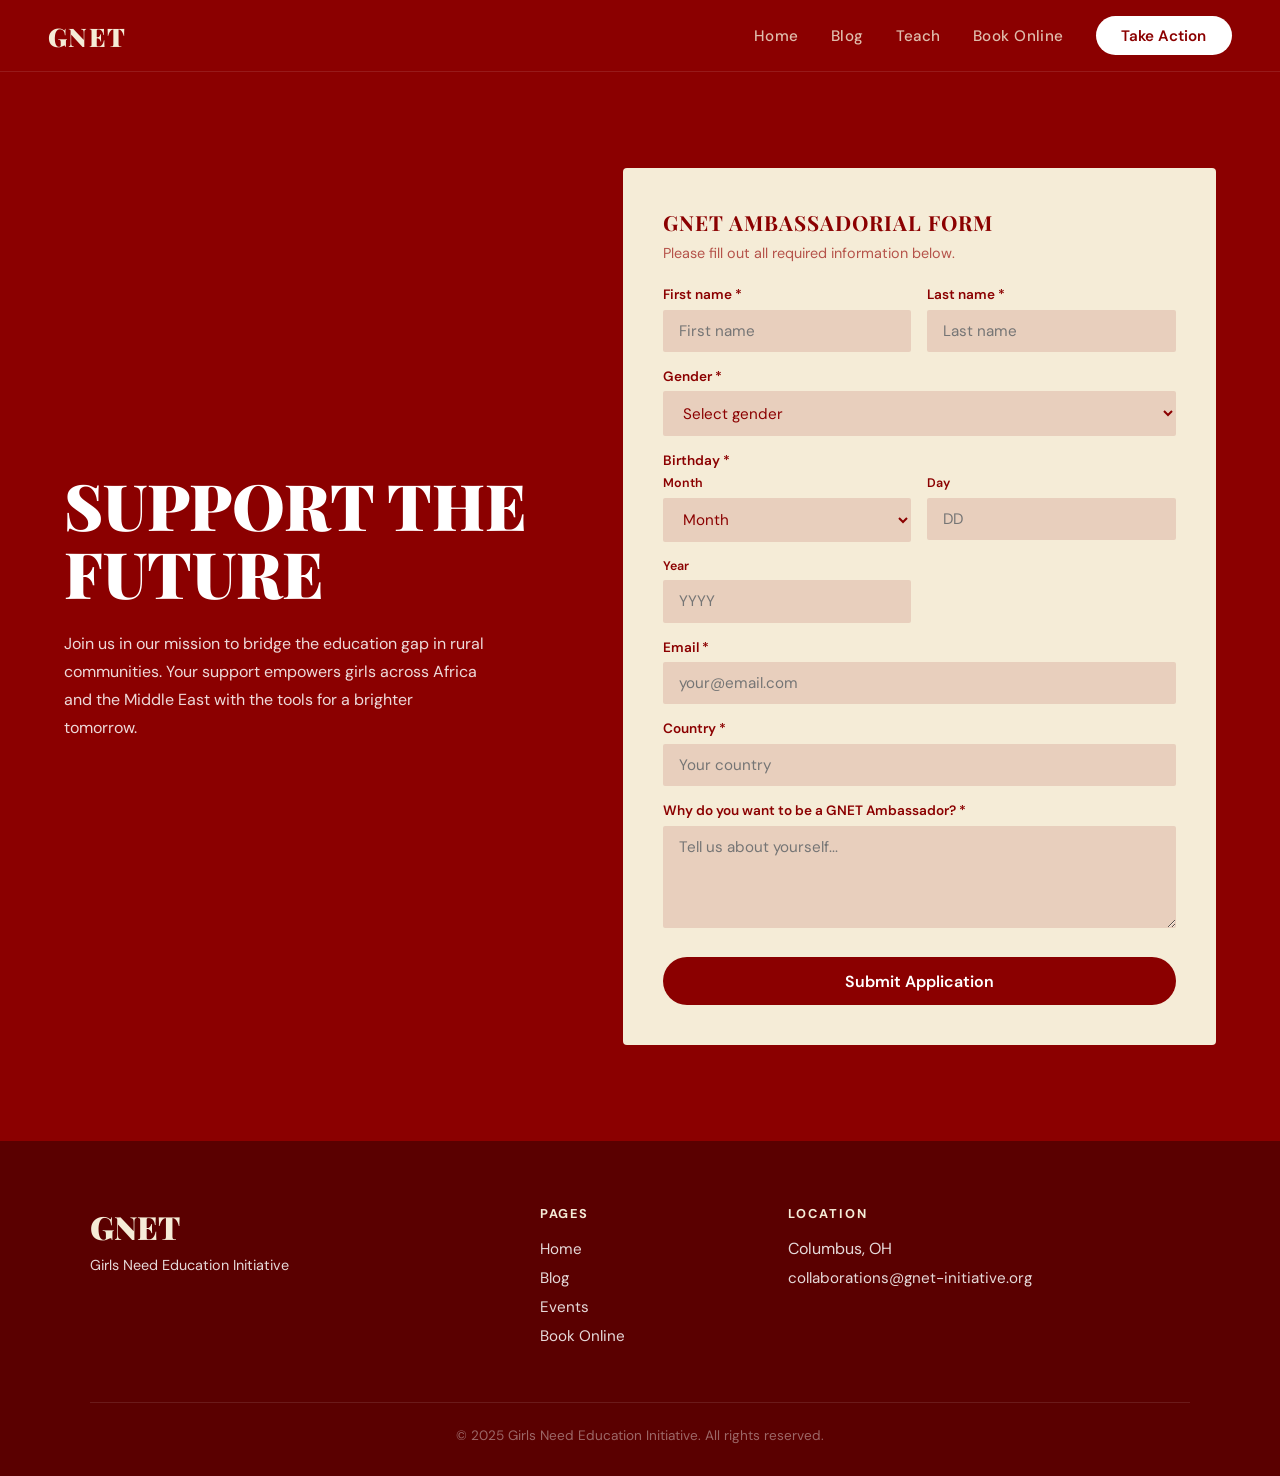
<file: take-action-updated.html>
<!DOCTYPE html>
<html lang="en">
<head>
  <meta charset="UTF-8" />
  <meta name="viewport" content="width=device-width, initial-scale=1.0" />
  <title>Take Action — GNET Initiative</title>
  <link rel="stylesheet" href="style.css" />
  <link href="https://fonts.googleapis.com/css2?family=Playfair+Display:wght@700;900&family=DM+Sans:wght@400;500;600&display=swap" rel="stylesheet" />
</head>
<body>
  <nav class="navbar">
    <div class="nav-logo">GNET</div>
    <ul class="nav-links">
      <li><a href="index.html">Home</a></li>
      <li><a href="blog.html">Blog</a></li>
      <li><a href="teach.html">Teach</a></li>
      <li><a href="book-online.html">Book Online</a></li>
    </ul>
    <a href="take-action.html" class="btn-action">Take Action</a>
    <button class="nav-toggle">&#9776;</button>
  </nav>

  <section class="action-section" style="min-height:90vh; align-items:center;">
    <div class="action-text">
      <h2>SUPPORT THE<br>FUTURE</h2>
      <p>Join us in our mission to bridge the education gap in rural communities. Your support empowers girls across Africa and the Middle East with the tools for a brighter tomorrow.</p>
    </div>
    <div class="action-form"><form action="https://formspree.io/f/mgodwrkd" method="POST">
      <h3>GNET Ambassadorial Form</h3>
      <p class="form-sub">Please fill out all required information below.</p>
      <div class="form-row">
        <div class="form-group">
          <label>First name *</label>
          <input type="text" name="first_name" placeholder="First name" required />
        </div>
        <div class="form-group">
          <label>Last name *</label>
          <input type="text" name="last_name" placeholder="Last name" required />
        </div>
      </div>
      <div class="form-group">
        <label>Gender *</label>
        <select>
          <option value="">Select gender</option>
          <option>Female</option>
          <option>Male</option>
          <option>Non-binary</option>
          <option>Prefer not to say</option>
        </select>
      </div>
      <div class="form-group">
        <label>Birthday *</label>
        <div class="form-row">
          <div class="form-group" style="margin-bottom:0">
            <label style="font-size:0.78rem;">Month</label>
            <select>
              <option value="">Month</option>
              <option>January</option><option>February</option><option>March</option>
              <option>April</option><option>May</option><option>June</option>
              <option>July</option><option>August</option><option>September</option>
              <option>October</option><option>November</option><option>December</option>
            </select>
          </div>
          <div class="form-group" style="margin-bottom:0">
            <label style="font-size:0.78rem;">Day</label>
            <input type="number" placeholder="DD" min="1" max="31" />
          </div>
          <div class="form-group" style="margin-bottom:0">
            <label style="font-size:0.78rem;">Year</label>
            <input type="number" placeholder="YYYY" min="1900" max="2025" />
          </div>
        </div>
      </div>
      <div class="form-group">
        <label>Email *</label>
        <input type="email" name="email" placeholder="your@email.com" required />
      </div>
      <div class="form-group">
        <label>Country *</label>
        <input type="text" name="country" placeholder="Your country" required />
      </div>
      <div class="form-group">
        <label>Why do you want to be a GNET Ambassador? *</label>
        <textarea rows="4" name="message" placeholder="Tell us about yourself..." style="width:100%;padding:0.7rem 1rem;border:none;border-radius:2px;background:rgba(139,0,0,0.12);color:#8B0000;font-family:'DM Sans',sans-serif;font-size:0.95rem;outline:none;resize:vertical;"></textarea>
      </div>
      <button type="submit" class="btn-submit">Submit Application</button></form>
    </div>
  </section>

  <footer class="footer">
    <div class="footer-inner">
      <div class="footer-brand">
        <div class="footer-logo">GNET</div>
        <p>Girls Need Education Initiative</p>
      </div>
      <div class="footer-links">
        <h4>Pages</h4>
        <ul>
          <li><a href="index.html">Home</a></li>
          <li><a href="blog.html">Blog</a></li>
          <li><a href="events.html">Events</a></li>
          <li><a href="book-online.html">Book Online</a></li>
        </ul>
      </div>
      <div class="footer-contact">
        <h4>Location</h4>
        <p>Columbus, OH</p>
        <a href="mailto:collaborations@gnet-initiative.org">collaborations@gnet-initiative.org</a>
      </div>
    </div>
    <div class="footer-bottom">
      <p>&copy; 2025 Girls Need Education Initiative. All rights reserved.</p>
    </div>
  </footer>

  <script src="main.js"></script>
</body>
</html>
</file>
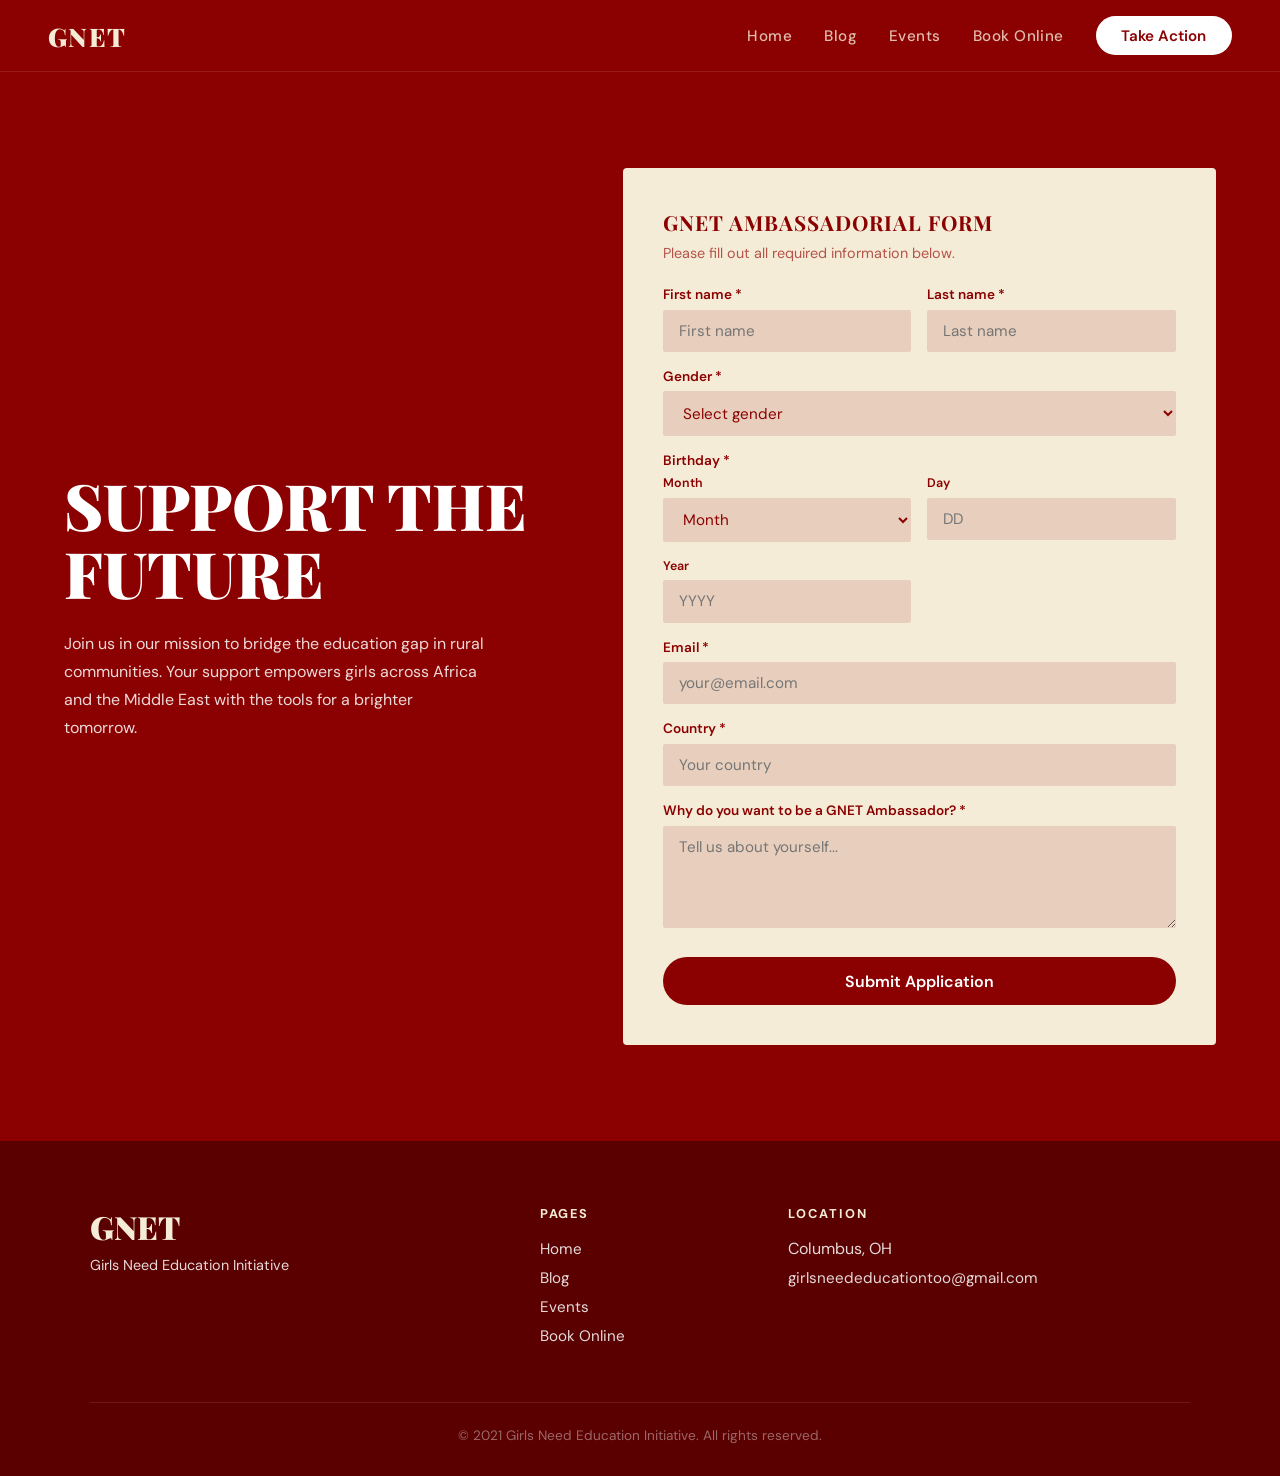
<file: take-action.html>
<!DOCTYPE html>
<html lang="en">
<head>
  <meta charset="UTF-8" />
  <meta name="viewport" content="width=device-width, initial-scale=1.0" />
  <title>Take Action — GNET Initiative</title>
  <link rel="stylesheet" href="style.css" />
  <link href="https://fonts.googleapis.com/css2?family=Playfair+Display:wght@700;900&family=DM+Sans:wght@400;500;600&display=swap" rel="stylesheet" />
</head>
<body>
  <nav class="navbar">
    <div class="nav-logo">GNET</div>
    <ul class="nav-links">
      <li><a href="index.html">Home</a></li>
      <li><a href="blog.html">Blog</a></li>
      <li><a href="events.html">Events</a></li>
      <li><a href="book-online.html">Book Online</a></li>
    </ul>
    <a href="take-action.html" class="btn-action">Take Action</a>
    <button class="nav-toggle">&#9776;</button>
  </nav>

  <section class="action-section" style="min-height:90vh; align-items:center;">
    <div class="action-text">
      <h2>SUPPORT THE<br>FUTURE</h2>
      <p>Join us in our mission to bridge the education gap in rural communities. Your support empowers girls across Africa and the Middle East with the tools for a brighter tomorrow.</p>
    </div>
    <div class="action-form"><form action="https://formspree.io/f/mgodwrkd" method="POST">
      <h3>GNET Ambassadorial Form</h3>
      <p class="form-sub">Please fill out all required information below.</p>
      <div class="form-row">
        <div class="form-group">
          <label>First name *</label>
          <input type="text" name="first_name" placeholder="First name" required />
        </div>
        <div class="form-group">
          <label>Last name *</label>
          <input type="text" name="last_name" placeholder="Last name" required />
        </div>
      </div>
      <div class="form-group">
        <label>Gender *</label>
        <select>
          <option value="">Select gender</option>
          <option>Female</option>
          <option>Male</option>
          <option>Non-binary</option>
          <option>Prefer not to say</option>
        </select>
      </div>
      <div class="form-group">
        <label>Birthday *</label>
        <div class="form-row">
          <div class="form-group" style="margin-bottom:0">
            <label style="font-size:0.78rem;">Month</label>
            <select>
              <option value="">Month</option>
              <option>January</option><option>February</option><option>March</option>
              <option>April</option><option>May</option><option>June</option>
              <option>July</option><option>August</option><option>September</option>
              <option>October</option><option>November</option><option>December</option>
            </select>
          </div>
          <div class="form-group" style="margin-bottom:0">
            <label style="font-size:0.78rem;">Day</label>
            <input type="number" placeholder="DD" min="1" max="31" />
          </div>
          <div class="form-group" style="margin-bottom:0">
            <label style="font-size:0.78rem;">Year</label>
            <input type="number" placeholder="YYYY" min="1900" max="2025" />
          </div>
        </div>
      </div>
      <div class="form-group">
        <label>Email *</label>
        <input type="email" name="email" placeholder="your@email.com" required />
      </div>
      <div class="form-group">
        <label>Country *</label>
        <input type="text" name="country" placeholder="Your country" required />
      </div>
      <div class="form-group">
        <label>Why do you want to be a GNET Ambassador? *</label>
        <textarea rows="4" name="message" placeholder="Tell us about yourself..." style="width:100%;padding:0.7rem 1rem;border:none;border-radius:2px;background:rgba(139,0,0,0.12);color:#8B0000;font-family:'DM Sans',sans-serif;font-size:0.95rem;outline:none;resize:vertical;"></textarea>
      </div>
      <button type="submit" class="btn-submit">Submit Application</button></form>
    </div>
  </section>

  <footer class="footer">
    <div class="footer-inner">
      <div class="footer-brand">
        <div class="footer-logo">GNET</div>
        <p>Girls Need Education Initiative</p>
      </div>
      <div class="footer-links">
        <h4>Pages</h4>
        <ul>
          <li><a href="index.html">Home</a></li>
          <li><a href="blog.html">Blog</a></li>
          <li><a href="events.html">Events</a></li>
          <li><a href="book-online.html">Book Online</a></li>
        </ul>
      </div>
      <div class="footer-contact">
        <h4>Location</h4>
        <p>Columbus, OH</p>
        <a href="mailto:girlsneededucationtoo@gmail.com">girlsneededucationtoo@gmail.com</a>
      </div>
    </div>
    <div class="footer-bottom">
      <p>&copy; 2021 Girls Need Education Initiative. All rights reserved.</p>
    </div>
  </footer>

  <script src="main.js"></script>
</body>
</html>
</file>
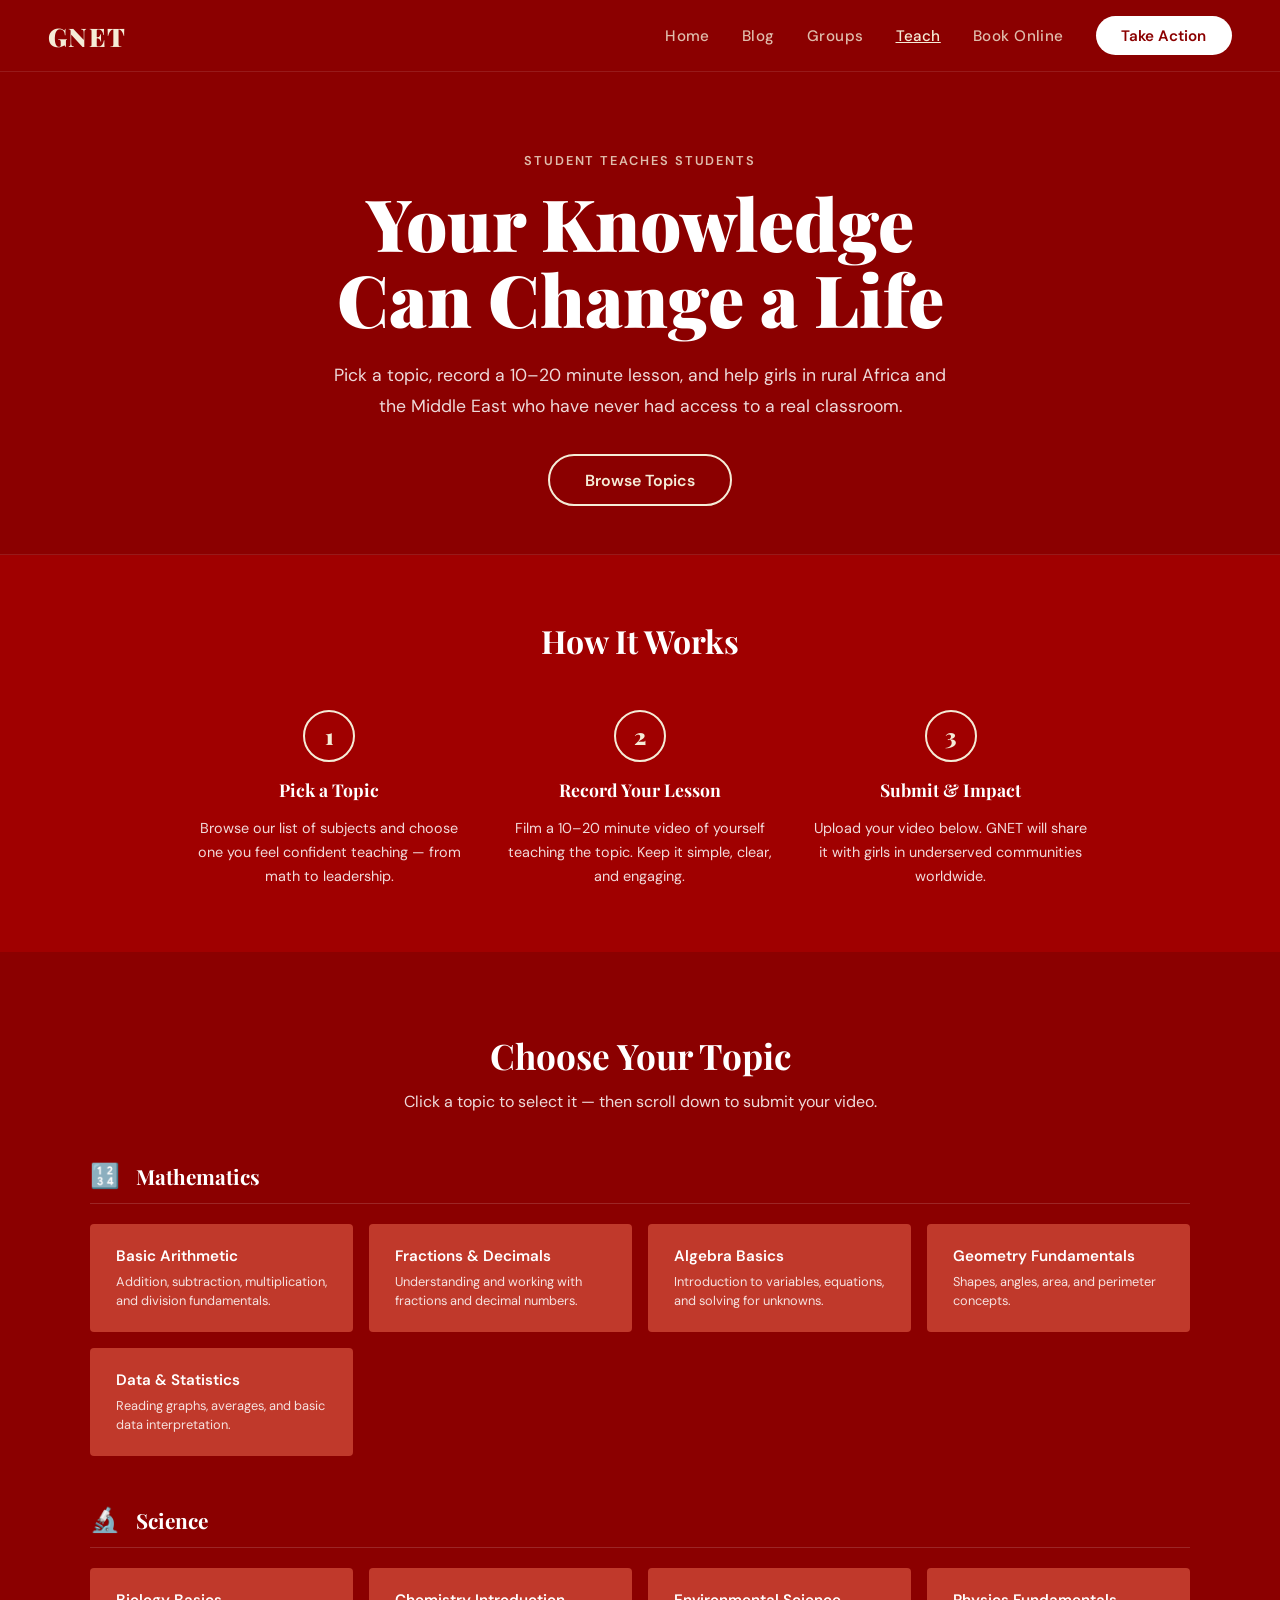
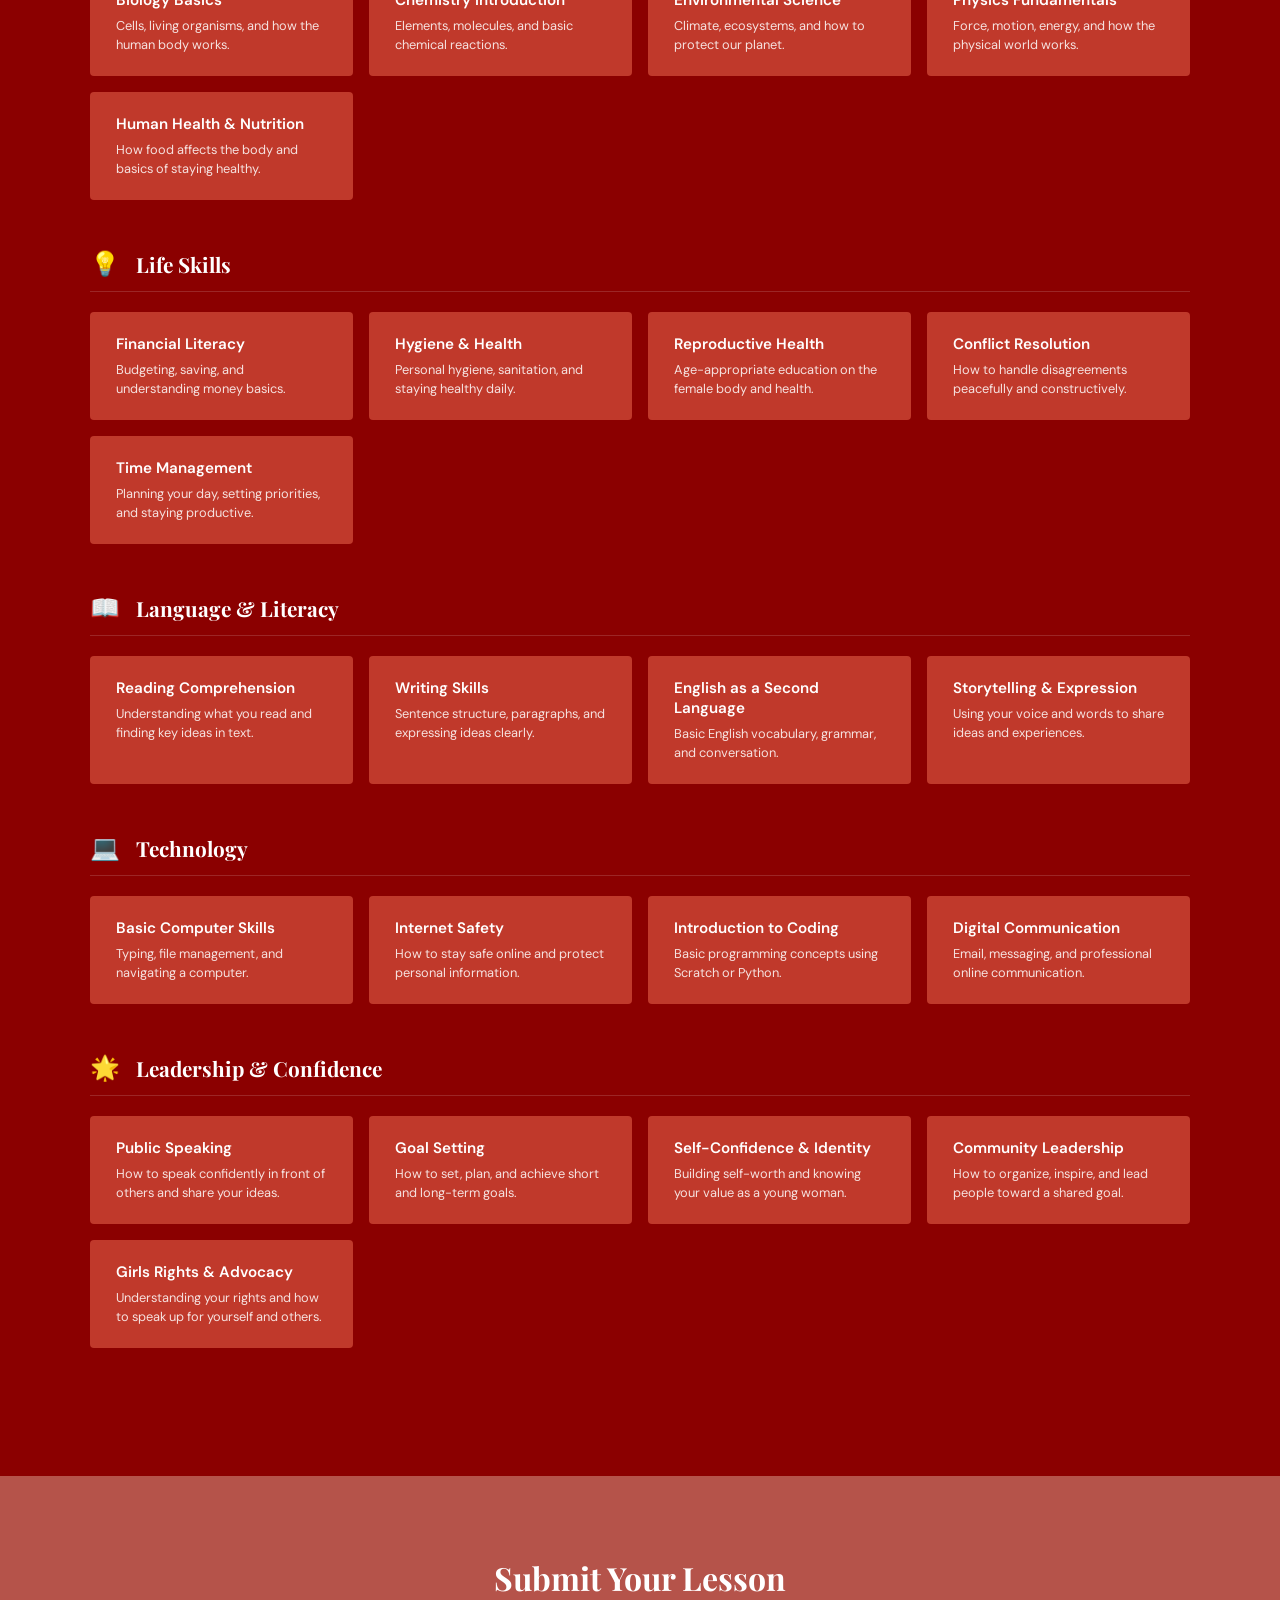
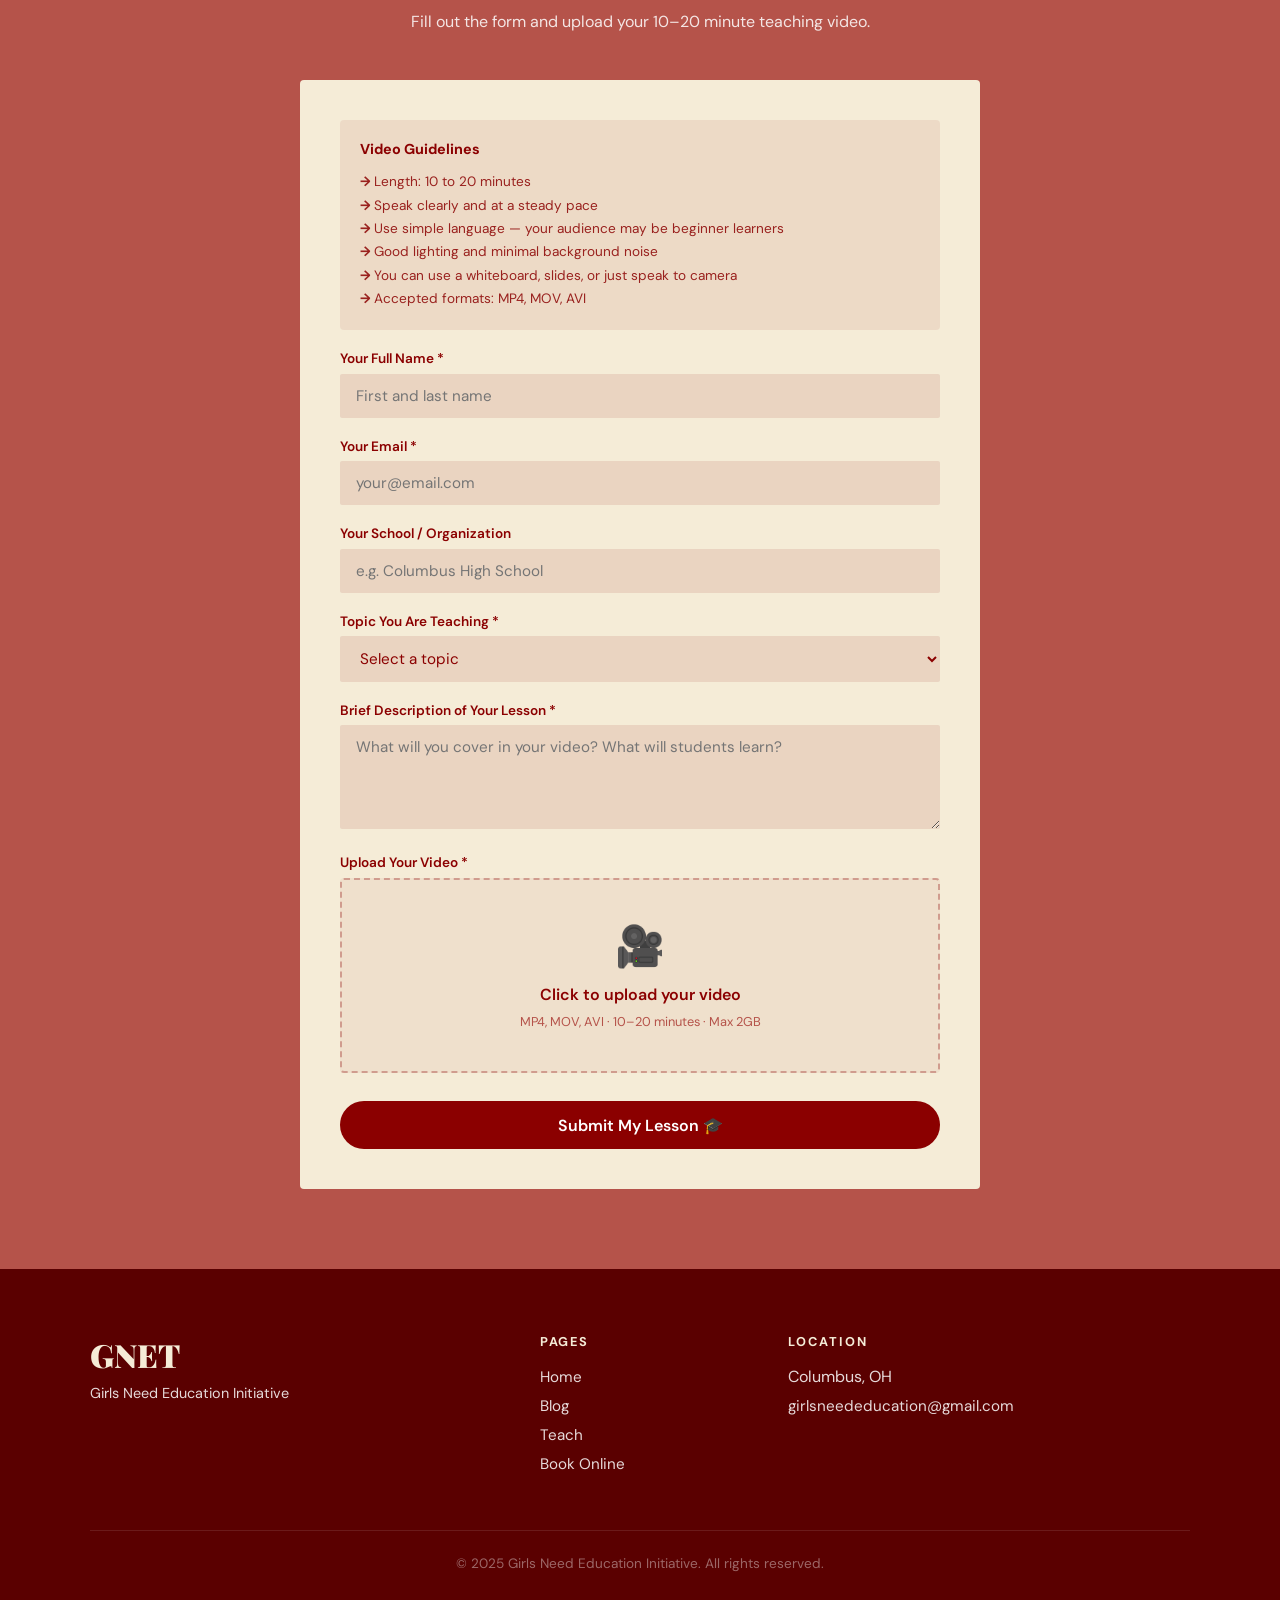
<file: teach-updated.html>
<!DOCTYPE html>
<html lang="en">
<head>
  <meta charset="UTF-8" />
  <meta name="viewport" content="width=device-width, initial-scale=1.0" />
  <title>Student Teaches Students — GNET Initiative</title>
  <link rel="stylesheet" href="style.css" />
  <link href="https://fonts.googleapis.com/css2?family=Playfair+Display:wght@700;900&family=DM+Sans:wght@400;500;600&display=swap" rel="stylesheet" />
  <style>
    .sts-hero {
      background: var(--red-dark);
      padding: 5rem 3rem 3rem;
      text-align: center;
      border-bottom: 1px solid rgba(255,255,255,0.1);
    }

    .sts-hero .label {
      display: block;
      margin-bottom: 1rem;
    }

    .sts-hero h1 {
      font-family: var(--font-display);
      font-size: clamp(2.5rem, 6vw, 4.5rem);
      font-weight: 900;
      line-height: 1.05;
      margin-bottom: 1.5rem;
    }

    .sts-hero p {
      color: var(--text-light);
      font-size: 1.1rem;
      max-width: 620px;
      margin: 0 auto 2rem;
      line-height: 1.75;
    }

    .how-it-works {
      background: var(--red-mid);
      padding: 4rem 3rem;
      text-align: center;
    }

    .how-it-works h2 {
      font-family: var(--font-display);
      font-size: 2rem;
      font-weight: 700;
      margin-bottom: 3rem;
    }

    .steps {
      display: grid;
      grid-template-columns: repeat(3, 1fr);
      gap: 2rem;
      max-width: 900px;
      margin: 0 auto;
    }

    .step {
      display: flex;
      flex-direction: column;
      align-items: center;
      gap: 1rem;
    }

    .step-number {
      width: 52px;
      height: 52px;
      border-radius: 50%;
      border: 2px solid var(--cream);
      display: flex;
      align-items: center;
      justify-content: center;
      font-family: var(--font-display);
      font-size: 1.4rem;
      font-weight: 900;
      color: var(--cream);
    }

    .step h3 {
      font-family: var(--font-display);
      font-size: 1.1rem;
      font-weight: 700;
    }

    .step p {
      color: var(--text-light);
      font-size: 0.9rem;
      line-height: 1.65;
      text-align: center;
    }

    /* Topics section */
    .topics-section {
      background: var(--red-dark);
      padding: 5rem 3rem;
    }

    .topics-section h2 {
      font-family: var(--font-display);
      font-size: 2.2rem;
      font-weight: 700;
      text-align: center;
      margin-bottom: 0.75rem;
    }

    .topics-section .sub {
      text-align: center;
      color: var(--text-light);
      margin-bottom: 3rem;
      font-size: 1rem;
    }

    .subject-block {
      max-width: 1100px;
      margin: 0 auto 3rem;
    }

    .subject-title {
      display: flex;
      align-items: center;
      gap: 1rem;
      margin-bottom: 1.25rem;
      padding-bottom: 0.75rem;
      border-bottom: 1px solid rgba(255,255,255,0.15);
    }

    .subject-icon { font-size: 1.5rem; }

    .subject-title h3 {
      font-family: var(--font-display);
      font-size: 1.3rem;
      font-weight: 700;
    }

    .topics-grid {
      display: grid;
      grid-template-columns: repeat(auto-fill, minmax(220px, 1fr));
      gap: 1rem;
    }

    .topic-card {
      background: var(--red-light);
      border-radius: 4px;
      padding: 1.25rem 1.5rem;
      cursor: pointer;
      border: 2px solid transparent;
      transition: border-color 0.2s, transform 0.2s, background 0.2s;
      position: relative;
    }

    .topic-card:hover {
      border-color: var(--cream);
      transform: translateY(-2px);
    }

    .topic-card.selected {
      border-color: var(--cream);
      background: #B5534A;
    }

    .topic-card.selected::after {
      content: "✓";
      position: absolute;
      top: 0.75rem;
      right: 0.75rem;
      color: var(--cream);
      font-weight: 700;
      font-size: 1rem;
    }

    .topic-card h4 {
      font-weight: 600;
      font-size: 0.95rem;
      margin-bottom: 0.35rem;
      color: var(--white);
    }

    .topic-card p {
      font-size: 0.8rem;
      color: var(--text-light);
      line-height: 1.5;
    }

    /* Selected topic display */
    .selected-topic-bar {
      position: sticky;
      bottom: 0;
      background: var(--cream);
      color: var(--red-dark);
      padding: 1rem 3rem;
      display: none;
      align-items: center;
      justify-content: space-between;
      z-index: 50;
      box-shadow: 0 -4px 20px rgba(0,0,0,0.3);
    }

    .selected-topic-bar.visible { display: flex; }

    .selected-topic-bar .selected-info { font-weight: 600; font-size: 1rem; }
    .selected-topic-bar .selected-info span { font-weight: 400; font-size: 0.9rem; opacity: 0.7; display: block; }

    .btn-proceed {
      background: var(--red-dark);
      color: var(--white);
      border: none;
      border-radius: 2rem;
      padding: 0.75rem 2rem;
      font-family: var(--font-body);
      font-weight: 600;
      font-size: 0.95rem;
      cursor: pointer;
      transition: background 0.2s;
    }

    .btn-proceed:hover { background: var(--red-mid); }

    /* Submit section */
    .submit-section {
      background: var(--red-soft);
      padding: 5rem 3rem;
    }

    .submit-section h2 {
      font-family: var(--font-display);
      font-size: 2rem;
      font-weight: 700;
      text-align: center;
      margin-bottom: 0.75rem;
    }

    .submit-section .sub {
      text-align: center;
      color: var(--text-light);
      margin-bottom: 3rem;
    }

    .submit-form {
      background: var(--cream);
      color: var(--red-dark);
      border-radius: 4px;
      padding: 2.5rem;
      max-width: 680px;
      margin: 0 auto;
    }

    .submit-form .form-group { margin-bottom: 1.25rem; }

    .submit-form label {
      display: block;
      font-size: 0.85rem;
      font-weight: 600;
      color: var(--red-dark);
      margin-bottom: 0.4rem;
    }

    .submit-form input,
    .submit-form select,
    .submit-form textarea {
      width: 100%;
      padding: 0.75rem 1rem;
      border: none;
      border-radius: 2px;
      background: rgba(139,0,0,0.1);
      color: var(--red-dark);
      font-family: var(--font-body);
      font-size: 0.95rem;
      outline: none;
      transition: background 0.2s;
    }

    .submit-form input:focus,
    .submit-form select:focus,
    .submit-form textarea:focus {
      background: rgba(139,0,0,0.18);
    }

    .submit-form textarea { resize: vertical; }

    .video-upload-box {
      border: 2px dashed rgba(139,0,0,0.3);
      border-radius: 4px;
      padding: 2.5rem;
      text-align: center;
      cursor: pointer;
      transition: border-color 0.2s, background 0.2s;
      background: rgba(139,0,0,0.05);
    }

    .video-upload-box:hover {
      border-color: var(--red-dark);
      background: rgba(139,0,0,0.1);
    }

    .video-upload-box .upload-icon { font-size: 2.5rem; margin-bottom: 0.75rem; }
    .video-upload-box p { color: var(--red-dark); font-weight: 600; margin-bottom: 0.35rem; }
    .video-upload-box span { font-size: 0.8rem; color: var(--red-soft); }

    .guidelines {
      background: rgba(139,0,0,0.08);
      border-radius: 4px;
      padding: 1.25rem;
      margin-bottom: 1.25rem;
    }

    .guidelines h4 { font-size: 0.9rem; font-weight: 700; color: var(--red-dark); margin-bottom: 0.75rem; }
    .guidelines ul { list-style: none; }
    .guidelines li { font-size: 0.85rem; color: var(--red-dark); padding: 0.2rem 0; opacity: 0.85; }
    .guidelines li::before { content: "→ "; font-weight: 700; }

    @media (max-width: 900px) {
      .steps { grid-template-columns: 1fr; }
      .sts-hero, .topics-section, .submit-section, .how-it-works { padding: 3rem 1.5rem; }
      .selected-topic-bar { padding: 1rem 1.5rem; flex-direction: column; gap: 1rem; text-align: center; }
    }
  </style>
</head>
<body>

  <nav class="navbar">
    <div class="nav-logo">GNET</div>
    <ul class="nav-links">
      <li><a href="index.html">Home</a></li>
      <li><a href="blog.html">Blog</a></li>
      <li><a href="groups.html">Groups</a></li>
      <li><a href="teach.html" class="active">Teach</a></li>
      <li><a href="book-online.html">Book Online</a></li>
    </ul>
    <a href="take-action.html" class="btn-action">Take Action</a>
    <button class="nav-toggle">&#9776;</button>
  </nav>

  <!-- HERO -->
  <section class="sts-hero">
    <span class="label">Student Teaches Students</span>
    <h1>Your Knowledge<br>Can Change a Life</h1>
    <p>Pick a topic, record a 10–20 minute lesson, and help girls in rural Africa and the Middle East who have never had access to a real classroom.</p>
    <a href="#topics" class="btn-primary">Browse Topics</a>
  </section>

  <!-- HOW IT WORKS -->
  <section class="how-it-works">
    <h2>How It Works</h2>
    <div class="steps">
      <div class="step">
        <div class="step-number">1</div>
        <h3>Pick a Topic</h3>
        <p>Browse our list of subjects and choose one you feel confident teaching — from math to leadership.</p>
      </div>
      <div class="step">
        <div class="step-number">2</div>
        <h3>Record Your Lesson</h3>
        <p>Film a 10–20 minute video of yourself teaching the topic. Keep it simple, clear, and engaging.</p>
      </div>
      <div class="step">
        <div class="step-number">3</div>
        <h3>Submit & Impact</h3>
        <p>Upload your video below. GNET will share it with girls in underserved communities worldwide.</p>
      </div>
    </div>
  </section>

  <!-- TOPICS -->
  <section class="topics-section" id="topics">
    <h2>Choose Your Topic</h2>
    <p class="sub">Click a topic to select it — then scroll down to submit your video.</p>

    <!-- MATH -->
    <div class="subject-block">
      <div class="subject-title">
        <span class="subject-icon">🔢</span>
        <h3>Mathematics</h3>
      </div>
      <div class="topics-grid">
        <div class="topic-card" onclick="selectTopic(this, 'Basic Arithmetic')">
          <h4>Basic Arithmetic</h4>
          <p>Addition, subtraction, multiplication, and division fundamentals.</p>
        </div>
        <div class="topic-card" onclick="selectTopic(this, 'Fractions & Decimals')">
          <h4>Fractions & Decimals</h4>
          <p>Understanding and working with fractions and decimal numbers.</p>
        </div>
        <div class="topic-card" onclick="selectTopic(this, 'Algebra Basics')">
          <h4>Algebra Basics</h4>
          <p>Introduction to variables, equations, and solving for unknowns.</p>
        </div>
        <div class="topic-card" onclick="selectTopic(this, 'Geometry Fundamentals')">
          <h4>Geometry Fundamentals</h4>
          <p>Shapes, angles, area, and perimeter concepts.</p>
        </div>
        <div class="topic-card" onclick="selectTopic(this, 'Data & Statistics')">
          <h4>Data & Statistics</h4>
          <p>Reading graphs, averages, and basic data interpretation.</p>
        </div>
      </div>
    </div>

    <!-- SCIENCE -->
    <div class="subject-block">
      <div class="subject-title">
        <span class="subject-icon">🔬</span>
        <h3>Science</h3>
      </div>
      <div class="topics-grid">
        <div class="topic-card" onclick="selectTopic(this, 'Biology Basics')">
          <h4>Biology Basics</h4>
          <p>Cells, living organisms, and how the human body works.</p>
        </div>
        <div class="topic-card" onclick="selectTopic(this, 'Chemistry Introduction')">
          <h4>Chemistry Introduction</h4>
          <p>Elements, molecules, and basic chemical reactions.</p>
        </div>
        <div class="topic-card" onclick="selectTopic(this, 'Environmental Science')">
          <h4>Environmental Science</h4>
          <p>Climate, ecosystems, and how to protect our planet.</p>
        </div>
        <div class="topic-card" onclick="selectTopic(this, 'Physics Fundamentals')">
          <h4>Physics Fundamentals</h4>
          <p>Force, motion, energy, and how the physical world works.</p>
        </div>
        <div class="topic-card" onclick="selectTopic(this, 'Human Health & Nutrition')">
          <h4>Human Health & Nutrition</h4>
          <p>How food affects the body and basics of staying healthy.</p>
        </div>
      </div>
    </div>

    <!-- LIFE SKILLS -->
    <div class="subject-block">
      <div class="subject-title">
        <span class="subject-icon">💡</span>
        <h3>Life Skills</h3>
      </div>
      <div class="topics-grid">
        <div class="topic-card" onclick="selectTopic(this, 'Financial Literacy')">
          <h4>Financial Literacy</h4>
          <p>Budgeting, saving, and understanding money basics.</p>
        </div>
        <div class="topic-card" onclick="selectTopic(this, 'Hygiene & Health')">
          <h4>Hygiene & Health</h4>
          <p>Personal hygiene, sanitation, and staying healthy daily.</p>
        </div>
        <div class="topic-card" onclick="selectTopic(this, 'Reproductive Health')">
          <h4>Reproductive Health</h4>
          <p>Age-appropriate education on the female body and health.</p>
        </div>
        <div class="topic-card" onclick="selectTopic(this, 'Conflict Resolution')">
          <h4>Conflict Resolution</h4>
          <p>How to handle disagreements peacefully and constructively.</p>
        </div>
        <div class="topic-card" onclick="selectTopic(this, 'Time Management')">
          <h4>Time Management</h4>
          <p>Planning your day, setting priorities, and staying productive.</p>
        </div>
      </div>
    </div>

    <!-- LANGUAGE & LITERACY -->
    <div class="subject-block">
      <div class="subject-title">
        <span class="subject-icon">📖</span>
        <h3>Language & Literacy</h3>
      </div>
      <div class="topics-grid">
        <div class="topic-card" onclick="selectTopic(this, 'Reading Comprehension')">
          <h4>Reading Comprehension</h4>
          <p>Understanding what you read and finding key ideas in text.</p>
        </div>
        <div class="topic-card" onclick="selectTopic(this, 'Writing Skills')">
          <h4>Writing Skills</h4>
          <p>Sentence structure, paragraphs, and expressing ideas clearly.</p>
        </div>
        <div class="topic-card" onclick="selectTopic(this, 'English as a Second Language')">
          <h4>English as a Second Language</h4>
          <p>Basic English vocabulary, grammar, and conversation.</p>
        </div>
        <div class="topic-card" onclick="selectTopic(this, 'Storytelling & Expression')">
          <h4>Storytelling & Expression</h4>
          <p>Using your voice and words to share ideas and experiences.</p>
        </div>
      </div>
    </div>

    <!-- TECHNOLOGY -->
    <div class="subject-block">
      <div class="subject-title">
        <span class="subject-icon">💻</span>
        <h3>Technology</h3>
      </div>
      <div class="topics-grid">
        <div class="topic-card" onclick="selectTopic(this, 'Basic Computer Skills')">
          <h4>Basic Computer Skills</h4>
          <p>Typing, file management, and navigating a computer.</p>
        </div>
        <div class="topic-card" onclick="selectTopic(this, 'Internet Safety')">
          <h4>Internet Safety</h4>
          <p>How to stay safe online and protect personal information.</p>
        </div>
        <div class="topic-card" onclick="selectTopic(this, 'Introduction to Coding')">
          <h4>Introduction to Coding</h4>
          <p>Basic programming concepts using Scratch or Python.</p>
        </div>
        <div class="topic-card" onclick="selectTopic(this, 'Digital Communication')">
          <h4>Digital Communication</h4>
          <p>Email, messaging, and professional online communication.</p>
        </div>
      </div>
    </div>

    <!-- LEADERSHIP -->
    <div class="subject-block">
      <div class="subject-title">
        <span class="subject-icon">🌟</span>
        <h3>Leadership & Confidence</h3>
      </div>
      <div class="topics-grid">
        <div class="topic-card" onclick="selectTopic(this, 'Public Speaking')">
          <h4>Public Speaking</h4>
          <p>How to speak confidently in front of others and share your ideas.</p>
        </div>
        <div class="topic-card" onclick="selectTopic(this, 'Goal Setting')">
          <h4>Goal Setting</h4>
          <p>How to set, plan, and achieve short and long-term goals.</p>
        </div>
        <div class="topic-card" onclick="selectTopic(this, 'Self-Confidence & Identity')">
          <h4>Self-Confidence & Identity</h4>
          <p>Building self-worth and knowing your value as a young woman.</p>
        </div>
        <div class="topic-card" onclick="selectTopic(this, 'Community Leadership')">
          <h4>Community Leadership</h4>
          <p>How to organize, inspire, and lead people toward a shared goal.</p>
        </div>
        <div class="topic-card" onclick="selectTopic(this, 'Girls Rights & Advocacy')">
          <h4>Girls Rights & Advocacy</h4>
          <p>Understanding your rights and how to speak up for yourself and others.</p>
        </div>
      </div>
    </div>

  </section>

  <!-- STICKY BAR -->
  <div class="selected-topic-bar" id="selectedBar">
    <div class="selected-info">
      Topic Selected: <span id="selectedTopicName">—</span>
    </div>
    <button class="btn-proceed" onclick="document.getElementById('submit').scrollIntoView({behavior:'smooth'})">Submit Your Video ↓</button>
  </div>

  <!-- SUBMIT -->
  <section class="submit-section" id="submit">
    <h2>Submit Your Lesson</h2>
    <p class="sub">Fill out the form and upload your 10–20 minute teaching video.</p>

    <div class="submit-form"><form action="https://formspree.io/f/mgodwrkd" method="POST" enctype="multipart/form-data">

      <div class="guidelines">
        <h4>Video Guidelines</h4>
        <ul>
          <li>Length: 10 to 20 minutes</li>
          <li>Speak clearly and at a steady pace</li>
          <li>Use simple language — your audience may be beginner learners</li>
          <li>Good lighting and minimal background noise</li>
          <li>You can use a whiteboard, slides, or just speak to camera</li>
          <li>Accepted formats: MP4, MOV, AVI</li>
        </ul>
      </div>

      <div class="form-group">
        <label>Your Full Name *</label>
        <input type="text" name="full_name" placeholder="First and last name" required />
      </div>

      <div class="form-group">
        <label>Your Email *</label>
        <input type="email" name="email" placeholder="your@email.com" required />
      </div>

      <div class="form-group">
        <label>Your School / Organization</label>
        <input type="text" name="school" placeholder="e.g. Columbus High School" />
      </div>

      <div class="form-group">
        <label>Topic You Are Teaching *</label>
        <select id="topicDropdown">
          <option value="">Select a topic</option>
          <optgroup label="Mathematics">
            <option>Basic Arithmetic</option>
            <option>Fractions & Decimals</option>
            <option>Algebra Basics</option>
            <option>Geometry Fundamentals</option>
            <option>Data & Statistics</option>
          </optgroup>
          <optgroup label="Science">
            <option>Biology Basics</option>
            <option>Chemistry Introduction</option>
            <option>Environmental Science</option>
            <option>Physics Fundamentals</option>
            <option>Human Health & Nutrition</option>
          </optgroup>
          <optgroup label="Life Skills">
            <option>Financial Literacy</option>
            <option>Hygiene & Health</option>
            <option>Reproductive Health</option>
            <option>Conflict Resolution</option>
            <option>Time Management</option>
          </optgroup>
          <optgroup label="Language & Literacy">
            <option>Reading Comprehension</option>
            <option>Writing Skills</option>
            <option>English as a Second Language</option>
            <option>Storytelling & Expression</option>
          </optgroup>
          <optgroup label="Technology">
            <option>Basic Computer Skills</option>
            <option>Internet Safety</option>
            <option>Introduction to Coding</option>
            <option>Digital Communication</option>
          </optgroup>
          <optgroup label="Leadership & Confidence">
            <option>Public Speaking</option>
            <option>Goal Setting</option>
            <option>Self-Confidence & Identity</option>
            <option>Community Leadership</option>
            <option>Girls Rights & Advocacy</option>
          </optgroup>
        </select>
      </div>

      <div class="form-group">
        <label>Brief Description of Your Lesson *</label>
        <textarea rows="4" name="description" placeholder="What will you cover in your video? What will students learn?"></textarea>
      </div>

      <div class="form-group">
        <label>Upload Your Video *</label>
        <div class="video-upload-box" onclick="document.getElementById('videoFile').click()">
          <div class="upload-icon">🎥</div>
          <p>Click to upload your video</p>
          <span>MP4, MOV, AVI · 10–20 minutes · Max 2GB</span>
          <input type="file" id="videoFile" accept="video/*" style="display:none" onchange="handleFile(this)" />
        </div>
        <p id="fileName" style="margin-top:0.5rem; font-size:0.85rem; color:var(--red-dark); display:none;"></p>
      </div>

      <button type="submit" class="btn-submit">Submit My Lesson 🎓</button></form>
    </div>
  </section>

  <footer class="footer">
    <div class="footer-inner">
      <div class="footer-brand">
        <div class="footer-logo">GNET</div>
        <p>Girls Need Education Initiative</p>
      </div>
      <div class="footer-links">
        <h4>Pages</h4>
        <ul>
          <li><a href="index.html">Home</a></li>
          <li><a href="blog.html">Blog</a></li>
          <li><a href="teach.html">Teach</a></li>
          <li><a href="book-online.html">Book Online</a></li>
        </ul>
      </div>
      <div class="footer-contact">
        <h4>Location</h4>
        <p>Columbus, OH</p>
        <a href="mailto:girlsneededucation@gmail.com">girlsneededucation@gmail.com</a>
      </div>
    </div>
    <div class="footer-bottom">
      <p>&copy; 2025 Girls Need Education Initiative. All rights reserved.</p>
    </div>
  </footer>

  <script src="main.js"></script>
  <script>
    let currentCard = null;

    function selectTopic(card, topicName) {
      if (currentCard) currentCard.classList.remove('selected');
      card.classList.add('selected');
      currentCard = card;

      document.getElementById('selectedTopicName').textContent = topicName;
      document.getElementById('selectedBar').classList.add('visible');

      const dropdown = document.getElementById('topicDropdown');
      for (let i = 0; i < dropdown.options.length; i++) {
        if (dropdown.options[i].text === topicName) {
          dropdown.selectedIndex = i;
          break;
        }
      }
    }

    function handleFile(input) {
      const file = input.files[0];
      if (file) {
        const nameEl = document.getElementById('fileName');
        nameEl.textContent = '✓ ' + file.name;
        nameEl.style.display = 'block';
      }
    }

    function handleSubmit() {
      alert('Thank you for submitting your lesson! The GNET team will review your video and be in touch within 3-5 business days.');
    }
  </script>
</body>
</html>
</file>
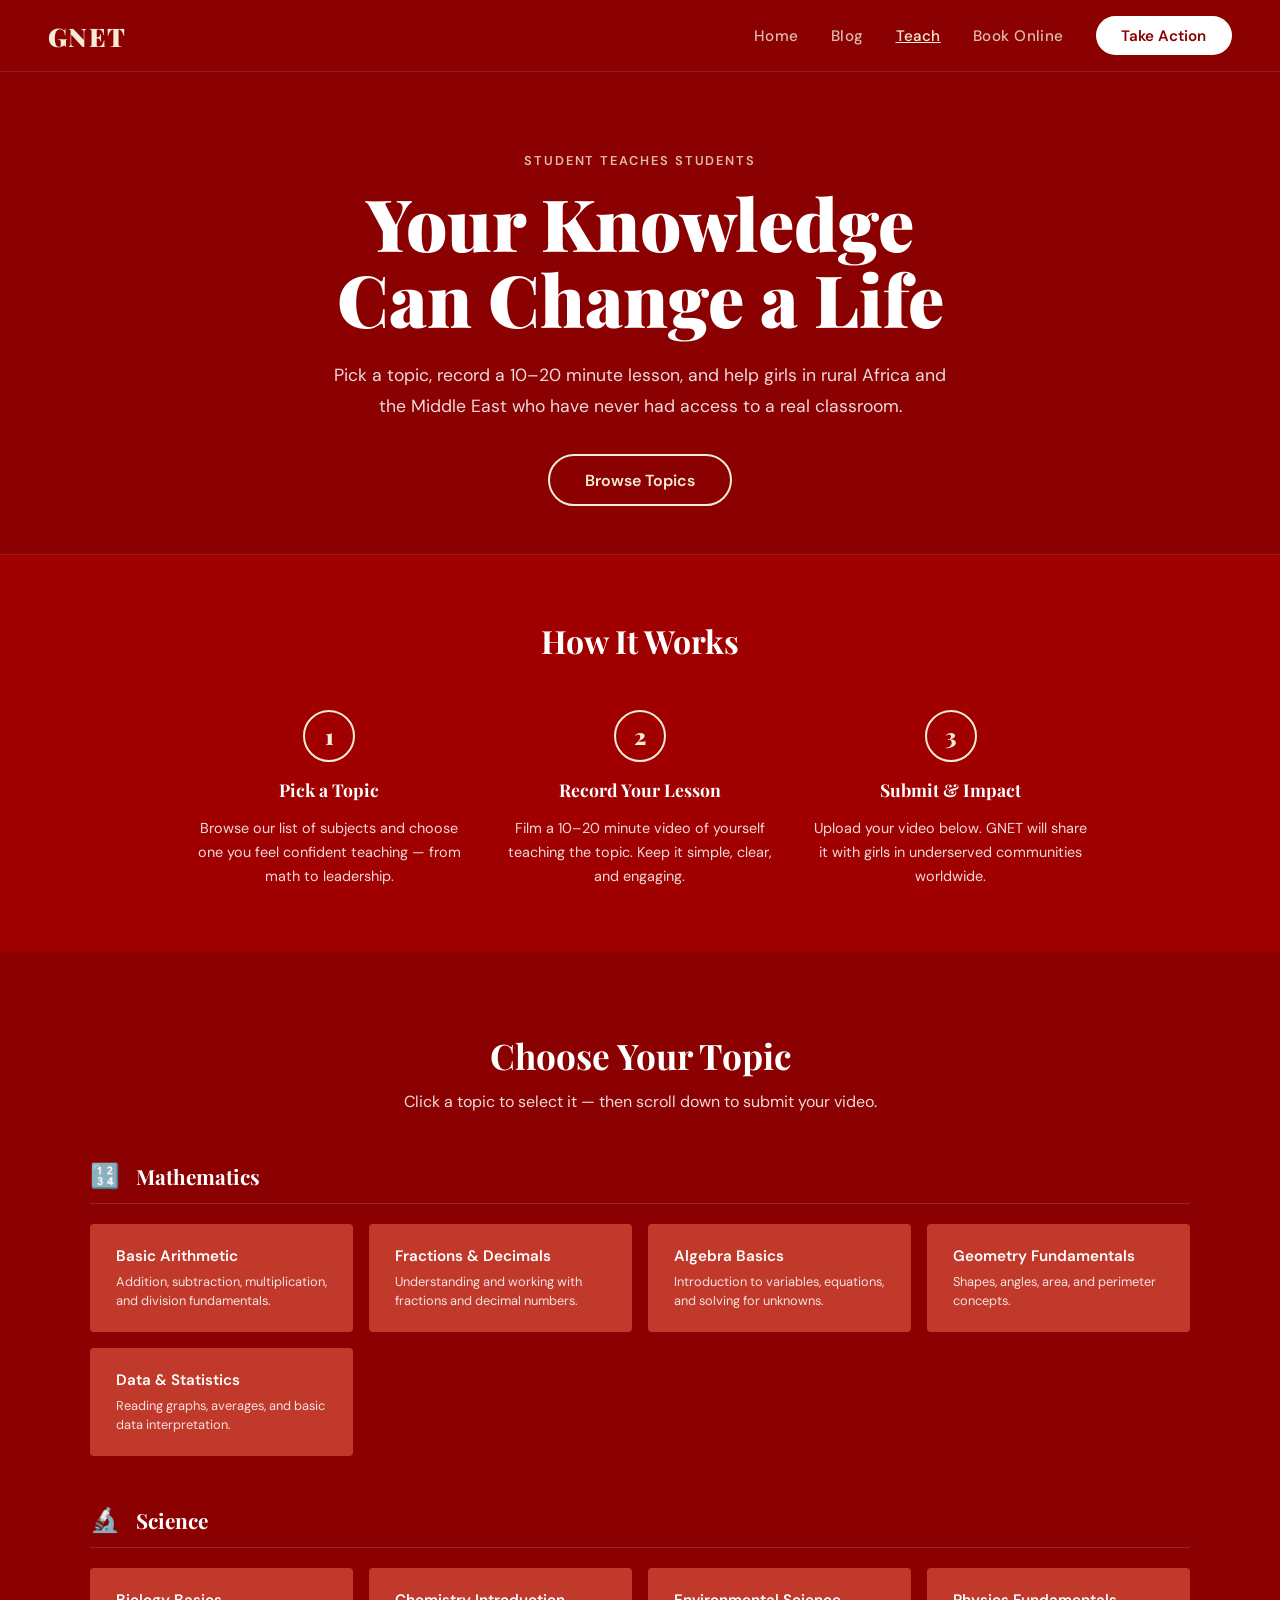
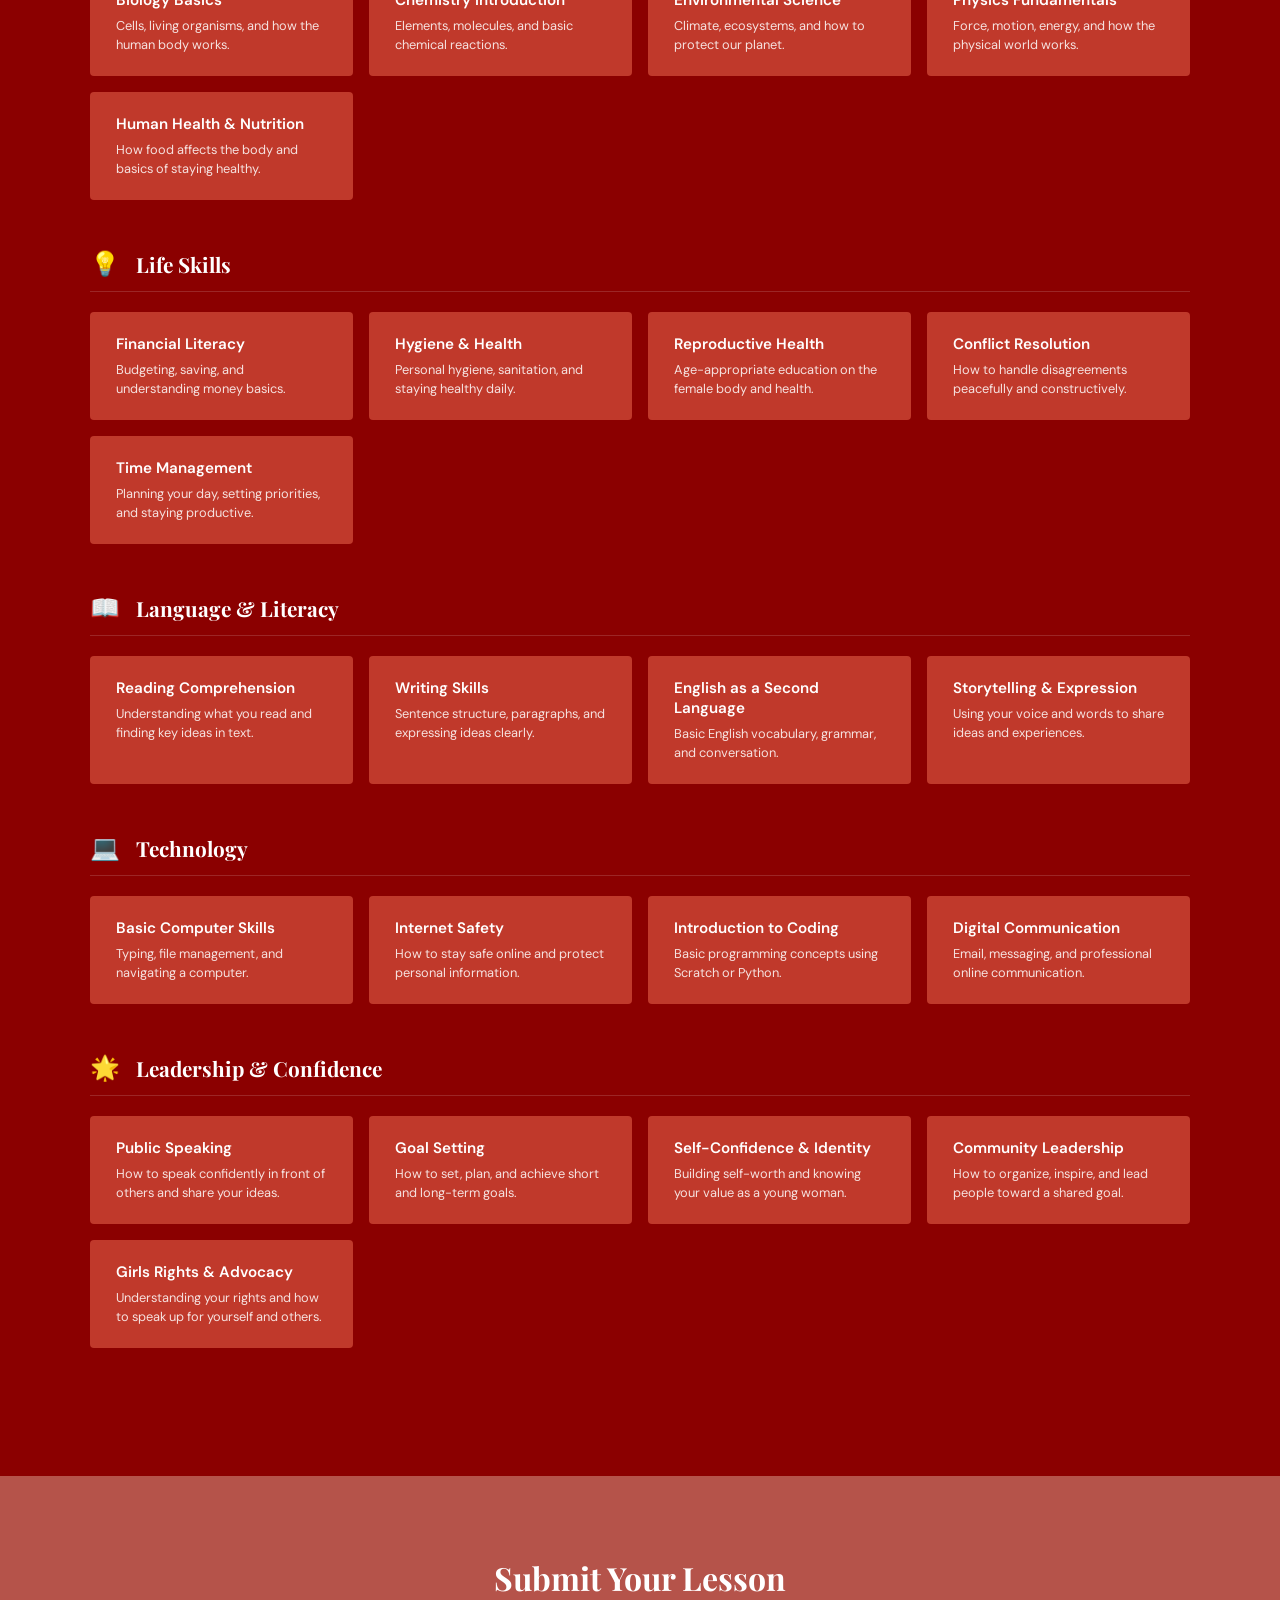
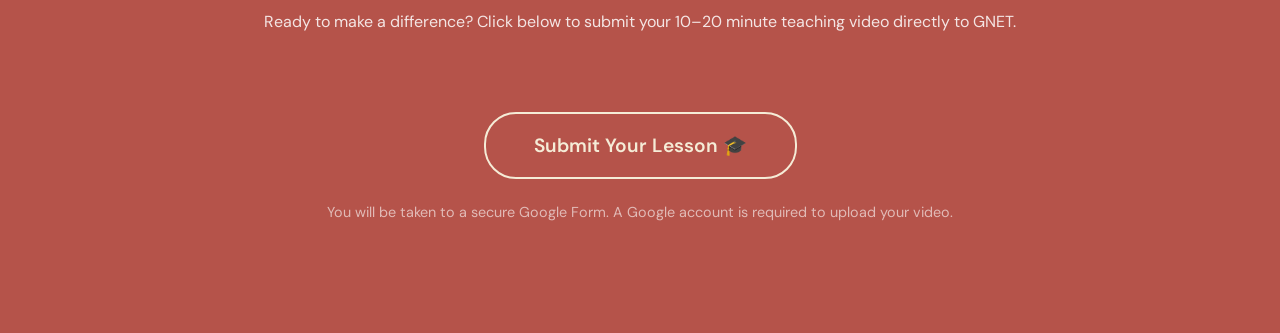
<file: teach.html>
<!DOCTYPE html>
<html lang="en">
<head>
  <meta charset="UTF-8" />
  <meta name="viewport" content="width=device-width, initial-scale=1.0" />
  <title>Student Teaches Students — GNET Initiative</title>
  <link rel="stylesheet" href="style.css" />
  <link href="https://fonts.googleapis.com/css2?family=Playfair+Display:wght@700;900&family=DM+Sans:wght@400;500;600&display=swap" rel="stylesheet" />
  <style>
    .sts-hero {
      background: var(--red-dark);
      padding: 5rem 3rem 3rem;
      text-align: center;
      border-bottom: 1px solid rgba(255,255,255,0.1);
    }
 
    .sts-hero .label {
      display: block;
      margin-bottom: 1rem;
    }
 
    .sts-hero h1 {
      font-family: var(--font-display);
      font-size: clamp(2.5rem, 6vw, 4.5rem);
      font-weight: 900;
      line-height: 1.05;
      margin-bottom: 1.5rem;
    }
 
    .sts-hero p {
      color: var(--text-light);
      font-size: 1.1rem;
      max-width: 620px;
      margin: 0 auto 2rem;
      line-height: 1.75;
    }
 
    .how-it-works {
      background: var(--red-mid);
      padding: 4rem 3rem;
      text-align: center;
    }
 
    .how-it-works h2 {
      font-family: var(--font-display);
      font-size: 2rem;
      font-weight: 700;
      margin-bottom: 3rem;
    }
 
    .steps {
      display: grid;
      grid-template-columns: repeat(3, 1fr);
      gap: 2rem;
      max-width: 900px;
      margin: 0 auto;
    }
 
    .step {
      display: flex;
      flex-direction: column;
      align-items: center;
      gap: 1rem;
    }
 
    .step-number {
      width: 52px;
      height: 52px;
      border-radius: 50%;
      border: 2px solid var(--cream);
      display: flex;
      align-items: center;
      justify-content: center;
      font-family: var(--font-display);
      font-size: 1.4rem;
      font-weight: 900;
      color: var(--cream);
    }
 
    .step h3 {
      font-family: var(--font-display);
      font-size: 1.1rem;
      font-weight: 700;
    }
 
    .step p {
      color: var(--text-light);
      font-size: 0.9rem;
      line-height: 1.65;
      text-align: center;
    }
 
    /* Topics section */
    .topics-section {
      background: var(--red-dark);
      padding: 5rem 3rem;
    }
 
    .topics-section h2 {
      font-family: var(--font-display);
      font-size: 2.2rem;
      font-weight: 700;
      text-align: center;
      margin-bottom: 0.75rem;
    }
 
    .topics-section .sub {
      text-align: center;
      color: var(--text-light);
      margin-bottom: 3rem;
      font-size: 1rem;
    }
 
    .subject-block {
      max-width: 1100px;
      margin: 0 auto 3rem;
    }
 
    .subject-title {
      display: flex;
      align-items: center;
      gap: 1rem;
      margin-bottom: 1.25rem;
      padding-bottom: 0.75rem;
      border-bottom: 1px solid rgba(255,255,255,0.15);
    }
 
    .subject-icon { font-size: 1.5rem; }
 
    .subject-title h3 {
      font-family: var(--font-display);
      font-size: 1.3rem;
      font-weight: 700;
    }
 
    .topics-grid {
      display: grid;
      grid-template-columns: repeat(auto-fill, minmax(220px, 1fr));
      gap: 1rem;
    }
 
    .topic-card {
      background: var(--red-light);
      border-radius: 4px;
      padding: 1.25rem 1.5rem;
      cursor: pointer;
      border: 2px solid transparent;
      transition: border-color 0.2s, transform 0.2s, background 0.2s;
      position: relative;
    }
 
    .topic-card:hover {
      border-color: var(--cream);
      transform: translateY(-2px);
    }
 
    .topic-card.selected {
      border-color: var(--cream);
      background: #B5534A;
    }
 
    .topic-card.selected::after {
      content: "✓";
      position: absolute;
      top: 0.75rem;
      right: 0.75rem;
      color: var(--cream);
      font-weight: 700;
      font-size: 1rem;
    }
 
    .topic-card h4 {
      font-weight: 600;
      font-size: 0.95rem;
      margin-bottom: 0.35rem;
      color: var(--white);
    }
 
    .topic-card p {
      font-size: 0.8rem;
      color: var(--text-light);
      line-height: 1.5;
    }
 
    /* Selected topic display */
    .selected-topic-bar {
      position: sticky;
      bottom: 0;
      background: var(--cream);
      color: var(--red-dark);
      padding: 1rem 3rem;
      display: none;
      align-items: center;
      justify-content: space-between;
      z-index: 50;
      box-shadow: 0 -4px 20px rgba(0,0,0,0.3);
    }
 
    .selected-topic-bar.visible { display: flex; }
 
    .selected-topic-bar .selected-info { font-weight: 600; font-size: 1rem; }
    .selected-topic-bar .selected-info span { font-weight: 400; font-size: 0.9rem; opacity: 0.7; display: block; }
 
    .btn-proceed {
      background: var(--red-dark);
      color: var(--white);
      border: none;
      border-radius: 2rem;
      padding: 0.75rem 2rem;
      font-family: var(--font-body);
      font-weight: 600;
      font-size: 0.95rem;
      cursor: pointer;
      transition: background 0.2s;
    }
 
    .btn-proceed:hover { background: var(--red-mid); }
 
    /* Submit section */
    .submit-section {
      background: var(--red-soft);
      padding: 5rem 3rem;
    }
 
    .submit-section h2 {
      font-family: var(--font-display);
      font-size: 2rem;
      font-weight: 700;
      text-align: center;
      margin-bottom: 0.75rem;
    }
 
    .submit-section .sub {
      text-align: center;
      color: var(--text-light);
      margin-bottom: 3rem;
    }
 
    .submit-form {
      background: var(--cream);
      color: var(--red-dark);
      border-radius: 4px;
      padding: 2.5rem;
      max-width: 680px;
      margin: 0 auto;
    }
 
    .submit-form .form-group { margin-bottom: 1.25rem; }
 
    .submit-form label {
      display: block;
      font-size: 0.85rem;
      font-weight: 600;
      color: var(--red-dark);
      margin-bottom: 0.4rem;
    }
 
    .submit-form input,
    .submit-form select,
    .submit-form textarea {
      width: 100%;
      padding: 0.75rem 1rem;
      border: none;
      border-radius: 2px;
      background: rgba(139,0,0,0.1);
      color: var(--red-dark);
      font-family: var(--font-body);
      font-size: 0.95rem;
      outline: none;
      transition: background 0.2s;
    }
 
    .submit-form input:focus,
    .submit-form select:focus,
    .submit-form textarea:focus {
      background: rgba(139,0,0,0.18);
    }
 
    .submit-form textarea { resize: vertical; }
 
    .video-upload-box {
      border: 2px dashed rgba(139,0,0,0.3);
      border-radius: 4px;
      padding: 2.5rem;
      text-align: center;
      cursor: pointer;
      transition: border-color 0.2s, background 0.2s;
      background: rgba(139,0,0,0.05);
    }
 
    .video-upload-box:hover {
      border-color: var(--red-dark);
      background: rgba(139,0,0,0.1);
    }
 
    .video-upload-box .upload-icon { font-size: 2.5rem; margin-bottom: 0.75rem; }
    .video-upload-box p { color: var(--red-dark); font-weight: 600; margin-bottom: 0.35rem; }
    .video-upload-box span { font-size: 0.8rem; color: var(--red-soft); }
 
    .guidelines {
      background: rgba(139,0,0,0.08);
      border-radius: 4px;
      padding: 1.25rem;
      margin-bottom: 1.25rem;
    }
 
    .guidelines h4 { font-size: 0.9rem; font-weight: 700; color: var(--red-dark); margin-bottom: 0.75rem; }
    .guidelines ul { list-style: none; }
    .guidelines li { font-size: 0.85rem; color: var(--red-dark); padding: 0.2rem 0; opacity: 0.85; }
    .guidelines li::before { content: "→ "; font-weight: 700; }
 
    @media (max-width: 900px) {
      .steps { grid-template-columns: 1fr; }
      .sts-hero, .topics-section, .submit-section, .how-it-works { padding: 3rem 1.5rem; }
      .selected-topic-bar { padding: 1rem 1.5rem; flex-direction: column; gap: 1rem; text-align: center; }
    }
  </style>
</head>
<body>
 
  <nav class="navbar">
    <div class="nav-logo">GNET</div>
    <ul class="nav-links">
      <li><a href="index.html">Home</a></li>
      <li><a href="blog.html">Blog</a></li>
      <li><a href="teach.html" class="active">Teach</a></li>
      <li><a href="book-online.html">Book Online</a></li>
    </ul>
    <a href="take-action.html" class="btn-action">Take Action</a>
    <button class="nav-toggle">&#9776;</button>
  </nav>
 
  <!-- HERO -->
  <section class="sts-hero">
    <span class="label">Student Teaches Students</span>
    <h1>Your Knowledge<br>Can Change a Life</h1>
    <p>Pick a topic, record a 10–20 minute lesson, and help girls in rural Africa and the Middle East who have never had access to a real classroom.</p>
    <a href="#topics" class="btn-primary">Browse Topics</a>
  </section>
 
  <!-- HOW IT WORKS -->
  <section class="how-it-works">
    <h2>How It Works</h2>
    <div class="steps">
      <div class="step">
        <div class="step-number">1</div>
        <h3>Pick a Topic</h3>
        <p>Browse our list of subjects and choose one you feel confident teaching — from math to leadership.</p>
      </div>
      <div class="step">
        <div class="step-number">2</div>
        <h3>Record Your Lesson</h3>
        <p>Film a 10–20 minute video of yourself teaching the topic. Keep it simple, clear, and engaging.</p>
      </div>
      <div class="step">
        <div class="step-number">3</div>
        <h3>Submit & Impact</h3>
        <p>Upload your video below. GNET will share it with girls in underserved communities worldwide.</p>
      </div>
    </div>
  </section>
 
  <!-- TOPICS -->
  <section class="topics-section" id="topics">
    <h2>Choose Your Topic</h2>
    <p class="sub">Click a topic to select it — then scroll down to submit your video.</p>
 
    <!-- MATH -->
    <div class="subject-block">
      <div class="subject-title">
        <span class="subject-icon">🔢</span>
        <h3>Mathematics</h3>
      </div>
      <div class="topics-grid">
        <div class="topic-card" onclick="selectTopic(this, 'Basic Arithmetic')">
          <h4>Basic Arithmetic</h4>
          <p>Addition, subtraction, multiplication, and division fundamentals.</p>
        </div>
        <div class="topic-card" onclick="selectTopic(this, 'Fractions & Decimals')">
          <h4>Fractions & Decimals</h4>
          <p>Understanding and working with fractions and decimal numbers.</p>
        </div>
        <div class="topic-card" onclick="selectTopic(this, 'Algebra Basics')">
          <h4>Algebra Basics</h4>
          <p>Introduction to variables, equations, and solving for unknowns.</p>
        </div>
        <div class="topic-card" onclick="selectTopic(this, 'Geometry Fundamentals')">
          <h4>Geometry Fundamentals</h4>
          <p>Shapes, angles, area, and perimeter concepts.</p>
        </div>
        <div class="topic-card" onclick="selectTopic(this, 'Data & Statistics')">
          <h4>Data & Statistics</h4>
          <p>Reading graphs, averages, and basic data interpretation.</p>
        </div>
      </div>
    </div>
 
    <!-- SCIENCE -->
    <div class="subject-block">
      <div class="subject-title">
        <span class="subject-icon">🔬</span>
        <h3>Science</h3>
      </div>
      <div class="topics-grid">
        <div class="topic-card" onclick="selectTopic(this, 'Biology Basics')">
          <h4>Biology Basics</h4>
          <p>Cells, living organisms, and how the human body works.</p>
        </div>
        <div class="topic-card" onclick="selectTopic(this, 'Chemistry Introduction')">
          <h4>Chemistry Introduction</h4>
          <p>Elements, molecules, and basic chemical reactions.</p>
        </div>
        <div class="topic-card" onclick="selectTopic(this, 'Environmental Science')">
          <h4>Environmental Science</h4>
          <p>Climate, ecosystems, and how to protect our planet.</p>
        </div>
        <div class="topic-card" onclick="selectTopic(this, 'Physics Fundamentals')">
          <h4>Physics Fundamentals</h4>
          <p>Force, motion, energy, and how the physical world works.</p>
        </div>
        <div class="topic-card" onclick="selectTopic(this, 'Human Health & Nutrition')">
          <h4>Human Health & Nutrition</h4>
          <p>How food affects the body and basics of staying healthy.</p>
        </div>
      </div>
    </div>
 
    <!-- LIFE SKILLS -->
    <div class="subject-block">
      <div class="subject-title">
        <span class="subject-icon">💡</span>
        <h3>Life Skills</h3>
      </div>
      <div class="topics-grid">
        <div class="topic-card" onclick="selectTopic(this, 'Financial Literacy')">
          <h4>Financial Literacy</h4>
          <p>Budgeting, saving, and understanding money basics.</p>
        </div>
        <div class="topic-card" onclick="selectTopic(this, 'Hygiene & Health')">
          <h4>Hygiene & Health</h4>
          <p>Personal hygiene, sanitation, and staying healthy daily.</p>
        </div>
        <div class="topic-card" onclick="selectTopic(this, 'Reproductive Health')">
          <h4>Reproductive Health</h4>
          <p>Age-appropriate education on the female body and health.</p>
        </div>
        <div class="topic-card" onclick="selectTopic(this, 'Conflict Resolution')">
          <h4>Conflict Resolution</h4>
          <p>How to handle disagreements peacefully and constructively.</p>
        </div>
        <div class="topic-card" onclick="selectTopic(this, 'Time Management')">
          <h4>Time Management</h4>
          <p>Planning your day, setting priorities, and staying productive.</p>
        </div>
      </div>
    </div>
 
    <!-- LANGUAGE & LITERACY -->
    <div class="subject-block">
      <div class="subject-title">
        <span class="subject-icon">📖</span>
        <h3>Language & Literacy</h3>
      </div>
      <div class="topics-grid">
        <div class="topic-card" onclick="selectTopic(this, 'Reading Comprehension')">
          <h4>Reading Comprehension</h4>
          <p>Understanding what you read and finding key ideas in text.</p>
        </div>
        <div class="topic-card" onclick="selectTopic(this, 'Writing Skills')">
          <h4>Writing Skills</h4>
          <p>Sentence structure, paragraphs, and expressing ideas clearly.</p>
        </div>
        <div class="topic-card" onclick="selectTopic(this, 'English as a Second Language')">
          <h4>English as a Second Language</h4>
          <p>Basic English vocabulary, grammar, and conversation.</p>
        </div>
        <div class="topic-card" onclick="selectTopic(this, 'Storytelling & Expression')">
          <h4>Storytelling & Expression</h4>
          <p>Using your voice and words to share ideas and experiences.</p>
        </div>
      </div>
    </div>
 
    <!-- TECHNOLOGY -->
    <div class="subject-block">
      <div class="subject-title">
        <span class="subject-icon">💻</span>
        <h3>Technology</h3>
      </div>
      <div class="topics-grid">
        <div class="topic-card" onclick="selectTopic(this, 'Basic Computer Skills')">
          <h4>Basic Computer Skills</h4>
          <p>Typing, file management, and navigating a computer.</p>
        </div>
        <div class="topic-card" onclick="selectTopic(this, 'Internet Safety')">
          <h4>Internet Safety</h4>
          <p>How to stay safe online and protect personal information.</p>
        </div>
        <div class="topic-card" onclick="selectTopic(this, 'Introduction to Coding')">
          <h4>Introduction to Coding</h4>
          <p>Basic programming concepts using Scratch or Python.</p>
        </div>
        <div class="topic-card" onclick="selectTopic(this, 'Digital Communication')">
          <h4>Digital Communication</h4>
          <p>Email, messaging, and professional online communication.</p>
        </div>
      </div>
    </div>
 
    <!-- LEADERSHIP -->
    <div class="subject-block">
      <div class="subject-title">
        <span class="subject-icon">🌟</span>
        <h3>Leadership & Confidence</h3>
      </div>
      <div class="topics-grid">
        <div class="topic-card" onclick="selectTopic(this, 'Public Speaking')">
          <h4>Public Speaking</h4>
          <p>How to speak confidently in front of others and share your ideas.</p>
        </div>
        <div class="topic-card" onclick="selectTopic(this, 'Goal Setting')">
          <h4>Goal Setting</h4>
          <p>How to set, plan, and achieve short and long-term goals.</p>
        </div>
        <div class="topic-card" onclick="selectTopic(this, 'Self-Confidence & Identity')">
          <h4>Self-Confidence & Identity</h4>
          <p>Building self-worth and knowing your value as a young woman.</p>
        </div>
        <div class="topic-card" onclick="selectTopic(this, 'Community Leadership')">
          <h4>Community Leadership</h4>
          <p>How to organize, inspire, and lead people toward a shared goal.</p>
        </div>
        <div class="topic-card" onclick="selectTopic(this, 'Girls Rights & Advocacy')">
          <h4>Girls Rights & Advocacy</h4>
          <p>Understanding your rights and how to speak up for yourself and others.</p>
        </div>
      </div>
    </div>
 
  </section>
 
  <!-- STICKY BAR -->
  <div class="selected-topic-bar" id="selectedBar">
    <div class="selected-info">
      Topic Selected: <span id="selectedTopicName">—</span>
    </div>
    <button class="btn-proceed" onclick="document.getElementById('submit').scrollIntoView({behavior:'smooth'})">Submit Your Video ↓</button>
  </div>
 
  <!-- SUBMIT -->
  <section class="submit-section" id="submit">
    <h2>Submit Your Lesson</h2>
    <p class="sub">Ready to make a difference? Click below to submit your 10–20 minute teaching video directly to GNET.</p>
    <div style="text-align:center; padding:2rem 0;">
      <a href="https://docs.google.com/forms/d/e/1FAIpQLSf8THv6LMkHdWmgBUZaTKO7dHSR1m-Nq23DLpoiLIq22DAcgg/viewform" target="_blank" class="btn-primary" style="font-size:1.2rem; padding:1.2rem 3rem;">
        Submit Your Lesson 🎓
      </a>
      <p style="margin-top:1.5rem; color:rgba(255,255,255,0.6); font-size:0.9rem;">You will be taken to a secure Google Form. A Google account is required to upload your video.</p>
    </div>
  </section>
 
    <script src="main.js"></script>
  <script>
    let currentCard = null;
 
    function selectTopic(card, topicName) {
      if (currentCard) currentCard.classList.remove('selected');
      card.classList.add('selected');
      currentCard = card;
 
      document.getElementById('selectedTopicName').textContent = topicName;
      document.getElementById('selectedBar').classList.add('visible');
 
      const dropdown = document.getElementById('topicDropdown');
      for (let i = 0; i < dropdown.options.length; i++) {
        if (dropdown.options[i].text === topicName) {
          dropdown.selectedIndex = i;
          break;
        }
      }
    }
 
    function handleFile(input) {
      const file = input.files[0];
      if (file) {
        const nameEl = document.getElementById('fileName');
        nameEl.textContent = '✓ ' + file.name;
        nameEl.style.display = 'block';
      }
    }
 
    function handleSubmit() {
      alert('Thank you for submitting your lesson! The GNET team will review your video and be in touch within 3-5 business days.');
    }
  </script>
</body>
</html>
</file>
<file: style.css>
/* ===========================
   GNET Initiative — style.css
   =========================== */

*, *::before, *::after { box-sizing: border-box; margin: 0; padding: 0; }

:root {
  --red-dark:   #8B0000;
  --red-mid:    #A00000;
  --red-light:  #C0392B;
  --red-soft:   #B5534A;
  --cream:      #F5ECD7;
  --white:      #FFFFFF;
  --text-light: rgba(255,255,255,0.85);
  --font-display: 'Playfair Display', Georgia, serif;
  --font-body:    'DM Sans', sans-serif;
}

html { scroll-behavior: smooth; }

body {
  font-family: var(--font-body);
  background: var(--red-dark);
  color: var(--white);
  overflow-x: hidden;
}

/* ---- NAV ---- */
.navbar {
  position: sticky;
  top: 0;
  z-index: 100;
  background: var(--red-dark);
  display: flex;
  align-items: center;
  padding: 1rem 3rem;
  gap: 2rem;
  border-bottom: 1px solid rgba(255,255,255,0.1);
}

.nav-logo {
  font-family: var(--font-display);
  font-size: 1.6rem;
  font-weight: 900;
  color: var(--cream);
  letter-spacing: 0.05em;
  margin-right: auto;
}

.nav-links {
  list-style: none;
  display: flex;
  gap: 2rem;
}

.nav-links a {
  text-decoration: none;
  color: var(--cream);
  font-size: 0.95rem;
  font-weight: 500;
  letter-spacing: 0.03em;
  transition: opacity 0.2s;
}

.nav-links a:hover,
.nav-links a.active { opacity: 1; text-decoration: underline; }
.nav-links a { opacity: 0.8; }

.btn-action {
  background: var(--white);
  color: var(--red-dark);
  border: none;
  border-radius: 2rem;
  padding: 0.6rem 1.6rem;
  font-family: var(--font-body);
  font-weight: 600;
  font-size: 0.95rem;
  cursor: pointer;
  text-decoration: none;
  transition: background 0.2s, color 0.2s;
  white-space: nowrap;
}

.btn-action:hover { background: var(--cream); }

.nav-toggle {
  display: none;
  background: none;
  border: none;
  color: var(--white);
  font-size: 1.5rem;
  cursor: pointer;
}

/* ---- HERO ---- */
.hero {
  min-height: 92vh;
  background: var(--red-dark);
  display: flex;
  align-items: center;
  padding: 6rem 3rem;
  position: relative;
}

.hero-content {
  max-width: 760px;
  position: relative;
  z-index: 2;
}

.hero-title {
  font-family: var(--font-display);
  font-size: clamp(3.5rem, 8vw, 7rem);
  font-weight: 900;
  line-height: 1.0;
  color: var(--white);
  text-transform: uppercase;
  letter-spacing: -0.01em;
  margin-bottom: 1.5rem;
  animation: fadeUp 0.9s ease both;
}

.hero-sub {
  font-size: 1.1rem;
  line-height: 1.7;
  color: var(--text-light);
  max-width: 560px;
  margin-bottom: 2.5rem;
  animation: fadeUp 0.9s 0.15s ease both;
}

/* ---- BUTTONS ---- */
.btn-primary {
  display: inline-block;
  background: transparent;
  border: 2px solid var(--cream);
  color: var(--cream);
  border-radius: 2rem;
  padding: 0.85rem 2.2rem;
  font-family: var(--font-body);
  font-weight: 600;
  font-size: 1rem;
  text-decoration: none;
  cursor: pointer;
  transition: background 0.2s, color 0.2s;
  animation: fadeUp 0.9s 0.3s ease both;
}

.btn-primary:hover { background: var(--cream); color: var(--red-dark); }

.btn-outline {
  display: inline-block;
  border: 1.5px solid rgba(255,255,255,0.5);
  color: var(--white);
  border-radius: 2rem;
  padding: 0.75rem 2rem;
  font-weight: 500;
  text-decoration: none;
  transition: border-color 0.2s, background 0.2s;
}

.btn-outline:hover { border-color: var(--white); background: rgba(255,255,255,0.1); }

.btn-outline-light {
  display: inline-block;
  border: 1.5px solid var(--red-dark);
  color: var(--red-dark);
  border-radius: 2rem;
  padding: 0.75rem 2rem;
  font-weight: 600;
  text-decoration: none;
  background: transparent;
  transition: background 0.2s, color 0.2s;
  margin-top: 2rem;
}

.btn-outline-light:hover { background: var(--red-dark); color: var(--white); }

/* ---- MISSION ---- */
.mission {
  display: grid;
  grid-template-columns: 1fr 1fr;
  min-height: 70vh;
}

.mission-text {
  background: var(--red-mid);
  padding: 5rem 4rem;
  display: flex;
  flex-direction: column;
  justify-content: center;
  gap: 1.5rem;
}

.label {
  font-size: 0.8rem;
  font-weight: 600;
  letter-spacing: 0.15em;
  text-transform: uppercase;
  color: var(--cream);
  opacity: 0.8;
}

.mission-text h2 {
  font-family: var(--font-display);
  font-size: clamp(2rem, 4vw, 3.2rem);
  font-weight: 700;
  line-height: 1.15;
}

.mission-text p {
  color: var(--text-light);
  line-height: 1.75;
  font-size: 1rem;
}

.mission-image { overflow: hidden; }

.mission-image img {
  width: 100%;
  height: 100%;
  object-fit: cover;
  display: block;
}

/* ---- FINANCIAL SUPPORT ---- */
.financial {
  background: var(--red-dark);
  padding: 6rem 3rem;
  text-align: center;
}

.section-title {
  font-family: var(--font-display);
  font-size: clamp(2rem, 4vw, 3rem);
  font-weight: 700;
  line-height: 1.2;
  margin-bottom: 3.5rem;
}

.cards-grid {
  display: grid;
  grid-template-columns: repeat(3, 1fr);
  gap: 1.5rem;
  max-width: 1100px;
  margin: 0 auto 3rem;
}

.card {
  background: var(--red-light);
  border-radius: 4px;
  padding: 2.5rem 2rem;
  text-align: left;
  transition: transform 0.2s;
}

.card:hover { transform: translateY(-4px); }

.card h3 {
  font-family: var(--font-display);
  font-size: 1.4rem;
  font-weight: 700;
  margin-bottom: 1rem;
}

.card p { color: var(--text-light); line-height: 1.7; }

.center-btn { text-align: center; }

/* ---- IMPACT ---- */
.impact {
  background: var(--red-soft);
  padding: 6rem 3rem;
  text-align: center;
}

.impact-header { max-width: 700px; margin: 0 auto 4rem; }

.impact-header h2 {
  font-family: var(--font-display);
  font-size: clamp(2rem, 4vw, 2.8rem);
  font-weight: 700;
  margin-bottom: 1rem;
}

.impact-header p { color: var(--text-light); line-height: 1.7; }

.stats-grid {
  display: grid;
  grid-template-columns: repeat(3, 1fr);
  gap: 1.5rem;
  max-width: 1100px;
  margin: 0 auto;
}

.stat-card {
  background: var(--red-mid);
  border-radius: 4px;
  padding: 2.5rem 2rem;
  text-align: left;
}

.stat-icon { font-size: 2rem; margin-bottom: 1rem; }

.stat-number {
  font-family: var(--font-display);
  font-size: 3rem;
  font-weight: 900;
  line-height: 1;
  margin-bottom: 0.25rem;
}

.stat-label {
  font-weight: 600;
  font-size: 1.05rem;
  margin-bottom: 1rem;
  color: var(--cream);
}

.stat-card p { color: var(--text-light); line-height: 1.65; font-size: 0.95rem; }

/* ---- MARQUEE ---- */
.marquee-wrap {
  background: var(--red-soft);
  overflow: hidden;
  padding: 1.25rem 0;
  border-top: 1px solid rgba(255,255,255,0.15);
}

.marquee-track {
  display: flex;
  gap: 2rem;
  white-space: nowrap;
  animation: marquee 22s linear infinite;
  font-size: 1rem;
  font-weight: 600;
  letter-spacing: 0.1em;
  text-transform: uppercase;
  color: rgba(255,255,255,0.7);
}

.marquee-track .dot { color: var(--cream); }

@keyframes marquee {
  from { transform: translateX(0); }
  to   { transform: translateX(-50%); }
}

/* ---- ACTION SECTION ---- */
.action-section {
  background: var(--red-dark);
  display: grid;
  grid-template-columns: 1fr 1.2fr;
  gap: 4rem;
  padding: 6rem 4rem;
  align-items: start;
}

.action-text h2 {
  font-family: var(--font-display);
  font-size: clamp(2.5rem, 5vw, 4rem);
  font-weight: 900;
  line-height: 1.05;
  margin-bottom: 1.5rem;
}

.action-text p { color: var(--text-light); line-height: 1.75; max-width: 420px; }

.action-form {
  background: var(--cream);
  color: var(--red-dark);
  border-radius: 4px;
  padding: 2.5rem;
}

.action-form h3 {
  font-family: var(--font-display);
  font-size: 1.3rem;
  font-weight: 700;
  margin-bottom: 0.5rem;
  text-transform: uppercase;
  letter-spacing: 0.05em;
}

.form-sub { font-size: 0.9rem; color: var(--red-soft); margin-bottom: 1.5rem; }

.form-row { display: grid; grid-template-columns: 1fr 1fr; gap: 1rem; }

.form-group { margin-bottom: 1rem; }

.form-group label {
  display: block;
  font-size: 0.85rem;
  font-weight: 600;
  color: var(--red-dark);
  margin-bottom: 0.4rem;
}

.form-group input,
.form-group select {
  width: 100%;
  padding: 0.7rem 1rem;
  border: none;
  border-radius: 2px;
  background: rgba(139,0,0,0.12);
  color: var(--red-dark);
  font-family: var(--font-body);
  font-size: 0.95rem;
  outline: none;
  transition: background 0.2s;
}

.form-group input:focus,
.form-group select:focus { background: rgba(139,0,0,0.2); }

.btn-submit {
  width: 100%;
  background: var(--red-dark);
  color: var(--white);
  border: none;
  border-radius: 2rem;
  padding: 0.85rem 2rem;
  font-family: var(--font-body);
  font-weight: 600;
  font-size: 1rem;
  cursor: pointer;
  margin-top: 0.5rem;
  transition: background 0.2s;
}

.btn-submit:hover { background: var(--red-mid); }

/* ---- FOOTER ---- */
.footer {
  background: #5A0000;
  padding: 4rem 3rem 2rem;
}

.footer-inner {
  display: grid;
  grid-template-columns: 2fr 1fr 2fr;
  gap: 3rem;
  max-width: 1100px;
  margin: 0 auto 3rem;
}

.footer-logo {
  font-family: var(--font-display);
  font-size: 2rem;
  font-weight: 900;
  color: var(--cream);
  margin-bottom: 0.5rem;
}

.footer-brand p { color: var(--text-light); font-size: 0.9rem; }

.footer-links h4,
.footer-contact h4 {
  font-size: 0.8rem;
  letter-spacing: 0.15em;
  text-transform: uppercase;
  color: var(--cream);
  margin-bottom: 1rem;
}

.footer-links ul { list-style: none; }

.footer-links li { margin-bottom: 0.5rem; }

.footer-links a,
.footer-contact a {
  color: var(--text-light);
  text-decoration: none;
  font-size: 0.95rem;
  transition: color 0.2s;
}

.footer-links a:hover,
.footer-contact a:hover { color: var(--cream); }

.footer-contact p { color: var(--text-light); margin-bottom: 0.5rem; }

.footer-bottom {
  border-top: 1px solid rgba(255,255,255,0.1);
  padding-top: 1.5rem;
  text-align: center;
  color: rgba(255,255,255,0.4);
  font-size: 0.85rem;
  max-width: 1100px;
  margin: 0 auto;
}

/* ---- ANIMATIONS ---- */
@keyframes fadeUp {
  from { opacity: 0; transform: translateY(28px); }
  to   { opacity: 1; transform: translateY(0); }
}

/* ---- PAGE HEADER (inner pages) ---- */
.page-header {
  background: var(--red-mid);
  padding: 3rem;
  border-bottom: 1px solid rgba(255,255,255,0.1);
}

.breadcrumb {
  font-size: 0.9rem;
  color: var(--text-light);
  margin-bottom: 0.75rem;
}

.breadcrumb a { color: var(--cream); text-decoration: none; }

.page-header h1 {
  font-family: var(--font-display);
  font-size: clamp(2rem, 4vw, 3rem);
  font-weight: 700;
}

/* ---- BLOG PAGE ---- */
.blog-grid {
  display: grid;
  grid-template-columns: repeat(3, 1fr);
  gap: 2rem;
  padding: 4rem 3rem;
  max-width: 1200px;
  margin: 0 auto;
}

.blog-card {
  background: var(--red-mid);
  border-radius: 4px;
  overflow: hidden;
  transition: transform 0.2s;
}

.blog-card:hover { transform: translateY(-4px); }

.blog-card img { width: 100%; height: 200px; object-fit: cover; display: block; }

.blog-card-body { padding: 1.5rem; }

.blog-meta {
  display: flex;
  align-items: center;
  gap: 0.75rem;
  margin-bottom: 1rem;
}

.blog-avatar {
  width: 32px; height: 32px;
  border-radius: 50%;
  background: var(--red-light);
  display: flex; align-items: center; justify-content: center;
  font-size: 0.75rem; font-weight: 600; color: var(--white);
}

.blog-meta-text { font-size: 0.85rem; color: var(--text-light); }

.blog-card h3 {
  font-family: var(--font-display);
  font-size: 1.3rem;
  font-weight: 700;
  margin-bottom: 0.75rem;
  line-height: 1.3;
}

.blog-card p { color: var(--text-light); font-size: 0.9rem; line-height: 1.6; margin-bottom: 1.25rem; }

.blog-card-footer {
  display: flex;
  justify-content: space-between;
  align-items: center;
  font-size: 0.85rem;
  color: var(--text-light);
  border-top: 1px solid rgba(255,255,255,0.1);
  padding-top: 1rem;
}

/* ---- BOOK ONLINE PAGE ---- */
.services-grid {
  display: grid;
  grid-template-columns: repeat(3, 1fr);
  gap: 2rem;
  padding: 4rem 3rem;
  max-width: 1200px;
  margin: 0 auto;
}

.service-card {
  background: var(--red-mid);
  border-radius: 4px;
  overflow: hidden;
  transition: transform 0.2s;
}

.service-card:hover { transform: translateY(-4px); }

.service-card img { width: 100%; height: 220px; object-fit: cover; display: block; }

.service-card-body { padding: 2rem; }

.service-card h3 {
  font-family: var(--font-display);
  font-size: 1.5rem;
  font-weight: 700;
  margin-bottom: 1rem;
  padding-bottom: 1rem;
  border-bottom: 1px solid rgba(255,255,255,0.2);
}

.service-price { font-size: 1.1rem; margin-bottom: 1.5rem; }
.service-price .ended { font-size: 0.85rem; color: var(--text-light); display: block; margin-bottom: 0.25rem; }

.btn-book {
  display: inline-block;
  border: 1.5px solid var(--cream);
  color: var(--cream);
  border-radius: 2px;
  padding: 0.65rem 1.75rem;
  font-weight: 600;
  text-decoration: none;
  font-size: 0.95rem;
  transition: background 0.2s;
}

.btn-book:hover { background: rgba(245,236,215,0.15); }

/* ---- EVENTS PAGE ---- */
.events-grid {
  display: grid;
  grid-template-columns: repeat(3, 1fr);
  gap: 2rem;
  padding: 4rem 3rem;
  max-width: 1200px;
  margin: 0 auto;
}

.event-card {
  border-radius: 4px;
  overflow: hidden;
  border: 1px solid rgba(255,255,255,0.15);
  transition: transform 0.2s;
}

.event-card:hover { transform: translateY(-4px); }

.event-card img { width: 100%; height: 280px; object-fit: cover; display: block; }

.event-card-body {
  background: var(--red-mid);
  padding: 1.5rem;
}

.event-card h3 {
  font-family: var(--font-display);
  font-size: 1.2rem;
  font-weight: 700;
  margin-bottom: 0.5rem;
}

.event-card p { color: var(--text-light); font-size: 0.9rem; }

/* ---- GROUPS PAGE ---- */
.groups-layout {
  display: grid;
  grid-template-columns: 1fr 320px;
  gap: 2rem;
  padding: 4rem 3rem;
  max-width: 1200px;
  margin: 0 auto;
}

.groups-feed h2 {
  font-family: var(--font-display);
  font-size: 1.8rem;
  font-weight: 700;
  margin-bottom: 0.5rem;
}

.groups-feed > p { color: var(--text-light); margin-bottom: 2rem; }

.post-card {
  background: var(--red-mid);
  border-radius: 4px;
  padding: 1.5rem;
  margin-bottom: 1.5rem;
}

.post-card-header {
  display: flex;
  justify-content: space-between;
  align-items: center;
  margin-bottom: 1rem;
  font-size: 0.85rem;
  color: var(--text-light);
  border-bottom: 1px solid rgba(255,255,255,0.1);
  padding-bottom: 0.75rem;
}

.post-card-header strong { color: var(--white); }

.btn-join {
  border: 1.5px solid var(--cream);
  color: var(--cream);
  border-radius: 2px;
  padding: 0.4rem 1rem;
  font-size: 0.85rem;
  font-weight: 600;
  background: transparent;
  cursor: pointer;
  text-decoration: none;
  transition: background 0.2s;
}

.btn-join:hover { background: rgba(245,236,215,0.15); }

.post-author {
  display: flex;
  align-items: center;
  gap: 0.75rem;
  margin-bottom: 1rem;
}

.author-avatar {
  width: 40px; height: 40px;
  border-radius: 50%;
  background: var(--red-light);
  display: flex; align-items: center; justify-content: center;
  font-weight: 700; font-size: 0.85rem;
}

.author-info .name { font-weight: 600; font-size: 0.95rem; }
.author-info .meta { font-size: 0.8rem; color: var(--text-light); }

.post-content { line-height: 1.7; margin-bottom: 1.25rem; }

.post-footer {
  display: flex;
  justify-content: space-between;
  font-size: 0.85rem;
  color: var(--text-light);
  border-top: 1px solid rgba(255,255,255,0.1);
  padding-top: 0.75rem;
}

.groups-sidebar { position: sticky; top: 80px; }

.sidebar-search {
  background: var(--red-mid);
  border-radius: 4px;
  padding: 1rem 1.25rem;
  display: flex;
  align-items: center;
  gap: 0.5rem;
  margin-bottom: 1.5rem;
  font-size: 0.9rem;
  color: var(--text-light);
}

.sidebar-search input {
  background: none;
  border: none;
  color: var(--white);
  font-family: var(--font-body);
  font-size: 0.95rem;
  outline: none;
  width: 100%;
}

.sidebar-groups h4 {
  font-size: 0.8rem;
  letter-spacing: 0.12em;
  text-transform: uppercase;
  color: var(--cream);
  margin-bottom: 1rem;
  font-weight: 600;
}

.sidebar-group-item {
  display: flex;
  align-items: center;
  gap: 0.75rem;
  margin-bottom: 1.25rem;
  padding-bottom: 1.25rem;
  border-bottom: 1px solid rgba(255,255,255,0.1);
}

.group-thumb {
  width: 48px; height: 48px;
  border-radius: 4px;
  background: var(--red-light);
  object-fit: cover;
}

.group-info { flex: 1; }
.group-info .group-name { font-size: 0.9rem; font-weight: 600; margin-bottom: 0.25rem; }
.group-info .group-meta { font-size: 0.8rem; color: var(--text-light); }

/* ---- RESPONSIVE ---- */
@media (max-width: 900px) {
  .navbar { padding: 1rem 1.5rem; }
  .nav-links { display: none; }
  .nav-toggle { display: block; }

  .hero { padding: 4rem 1.5rem; min-height: 80vh; }
  .mission { grid-template-columns: 1fr; }
  .mission-image { height: 300px; }
  .cards-grid, .stats-grid, .blog-grid, .services-grid, .events-grid { grid-template-columns: 1fr; }
  .action-section { grid-template-columns: 1fr; padding: 4rem 1.5rem; }
  .groups-layout { grid-template-columns: 1fr; }
  .footer-inner { grid-template-columns: 1fr; }
  .form-row { grid-template-columns: 1fr; }
  .financial, .impact { padding: 4rem 1.5rem; }
  .blog-grid, .services-grid, .events-grid { padding: 2rem 1.5rem; }
  .groups-layout { padding: 2rem 1.5rem; }
}

@media (max-width: 600px) {
  .hero-title { font-size: 3rem; }
}
</file>
